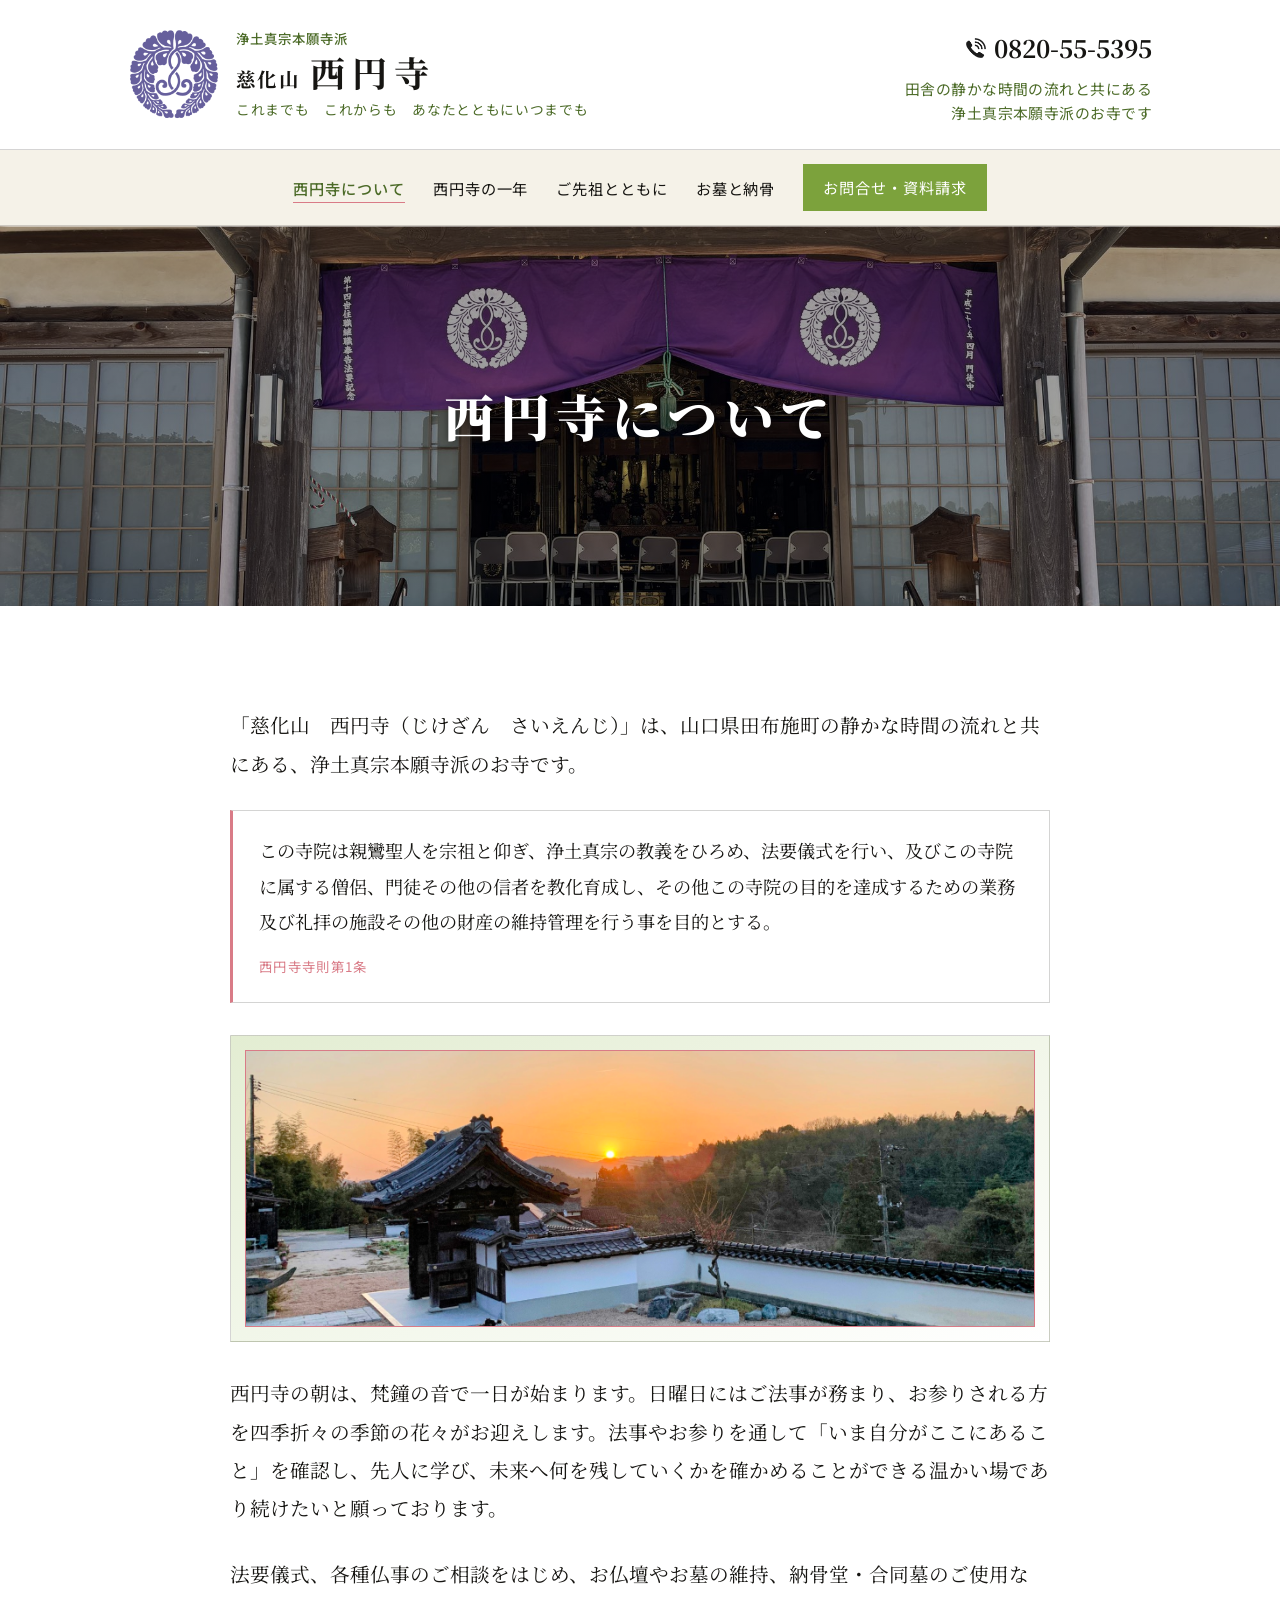
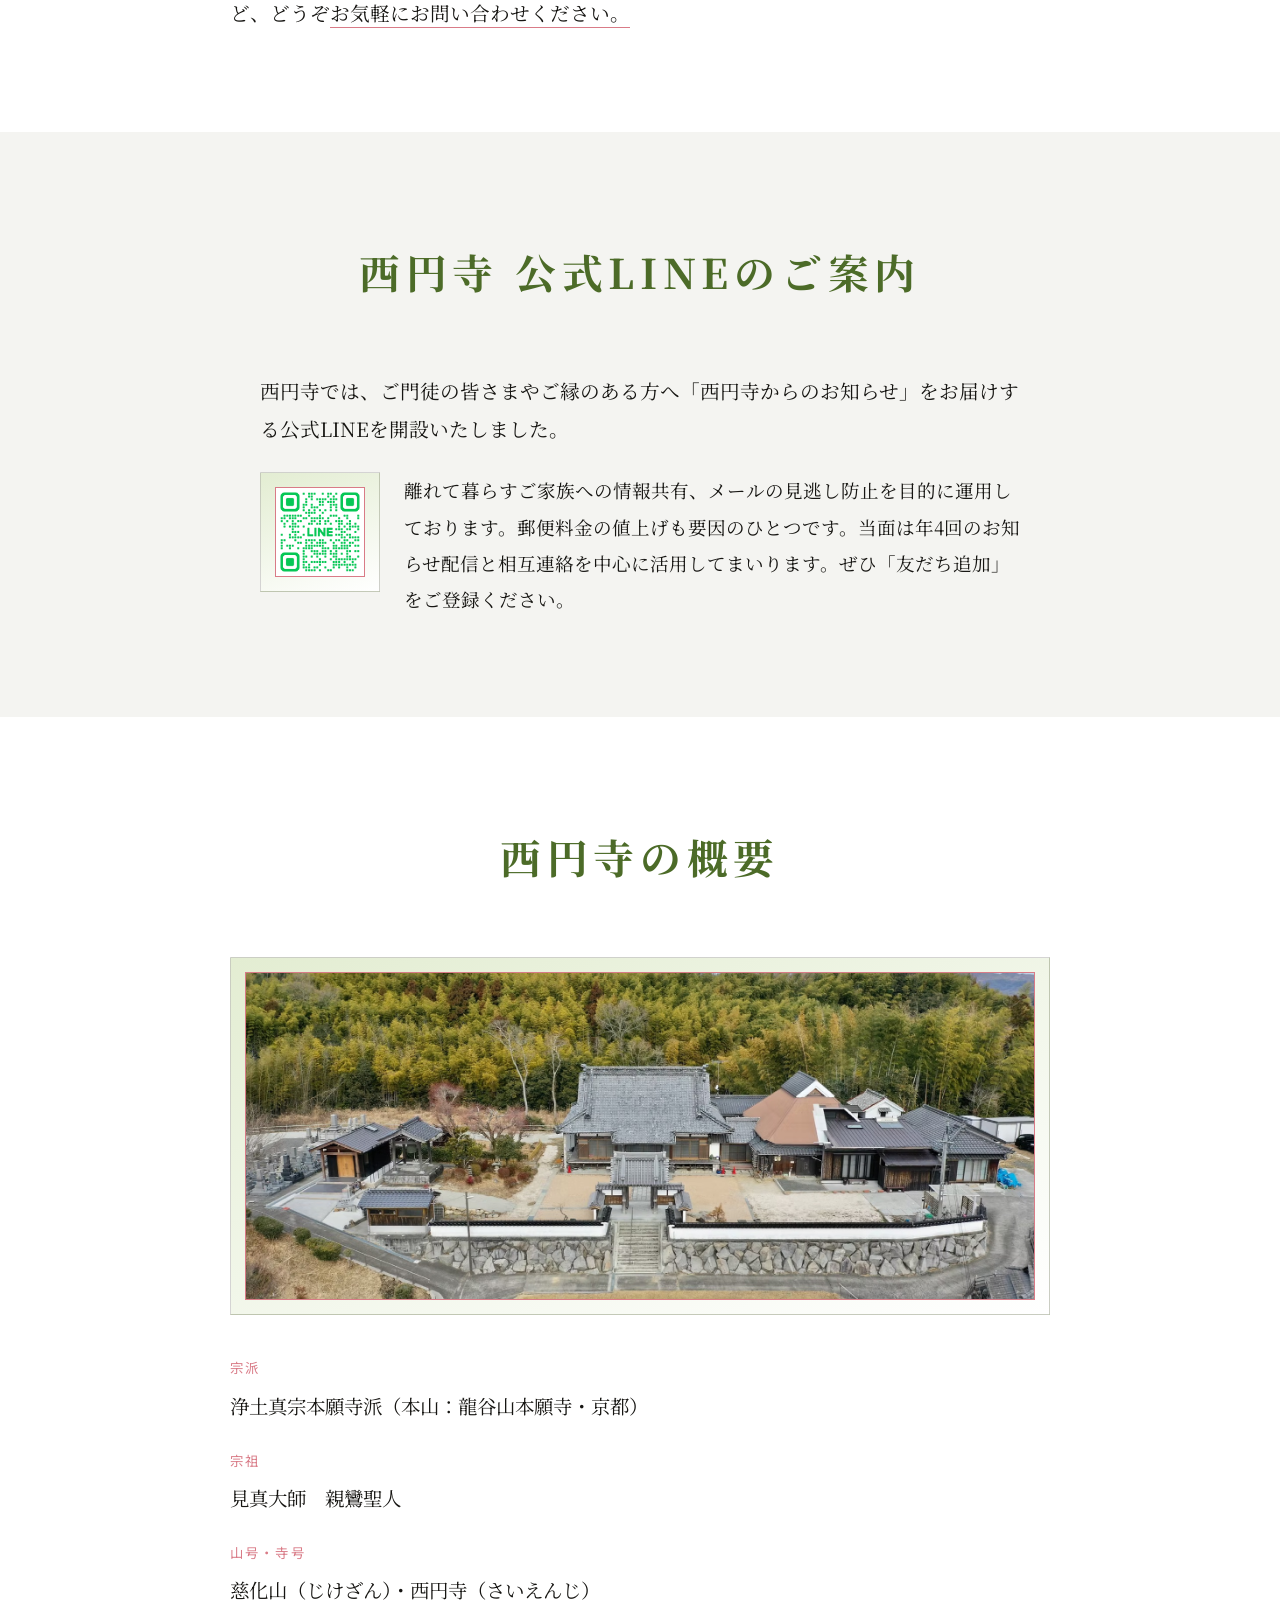
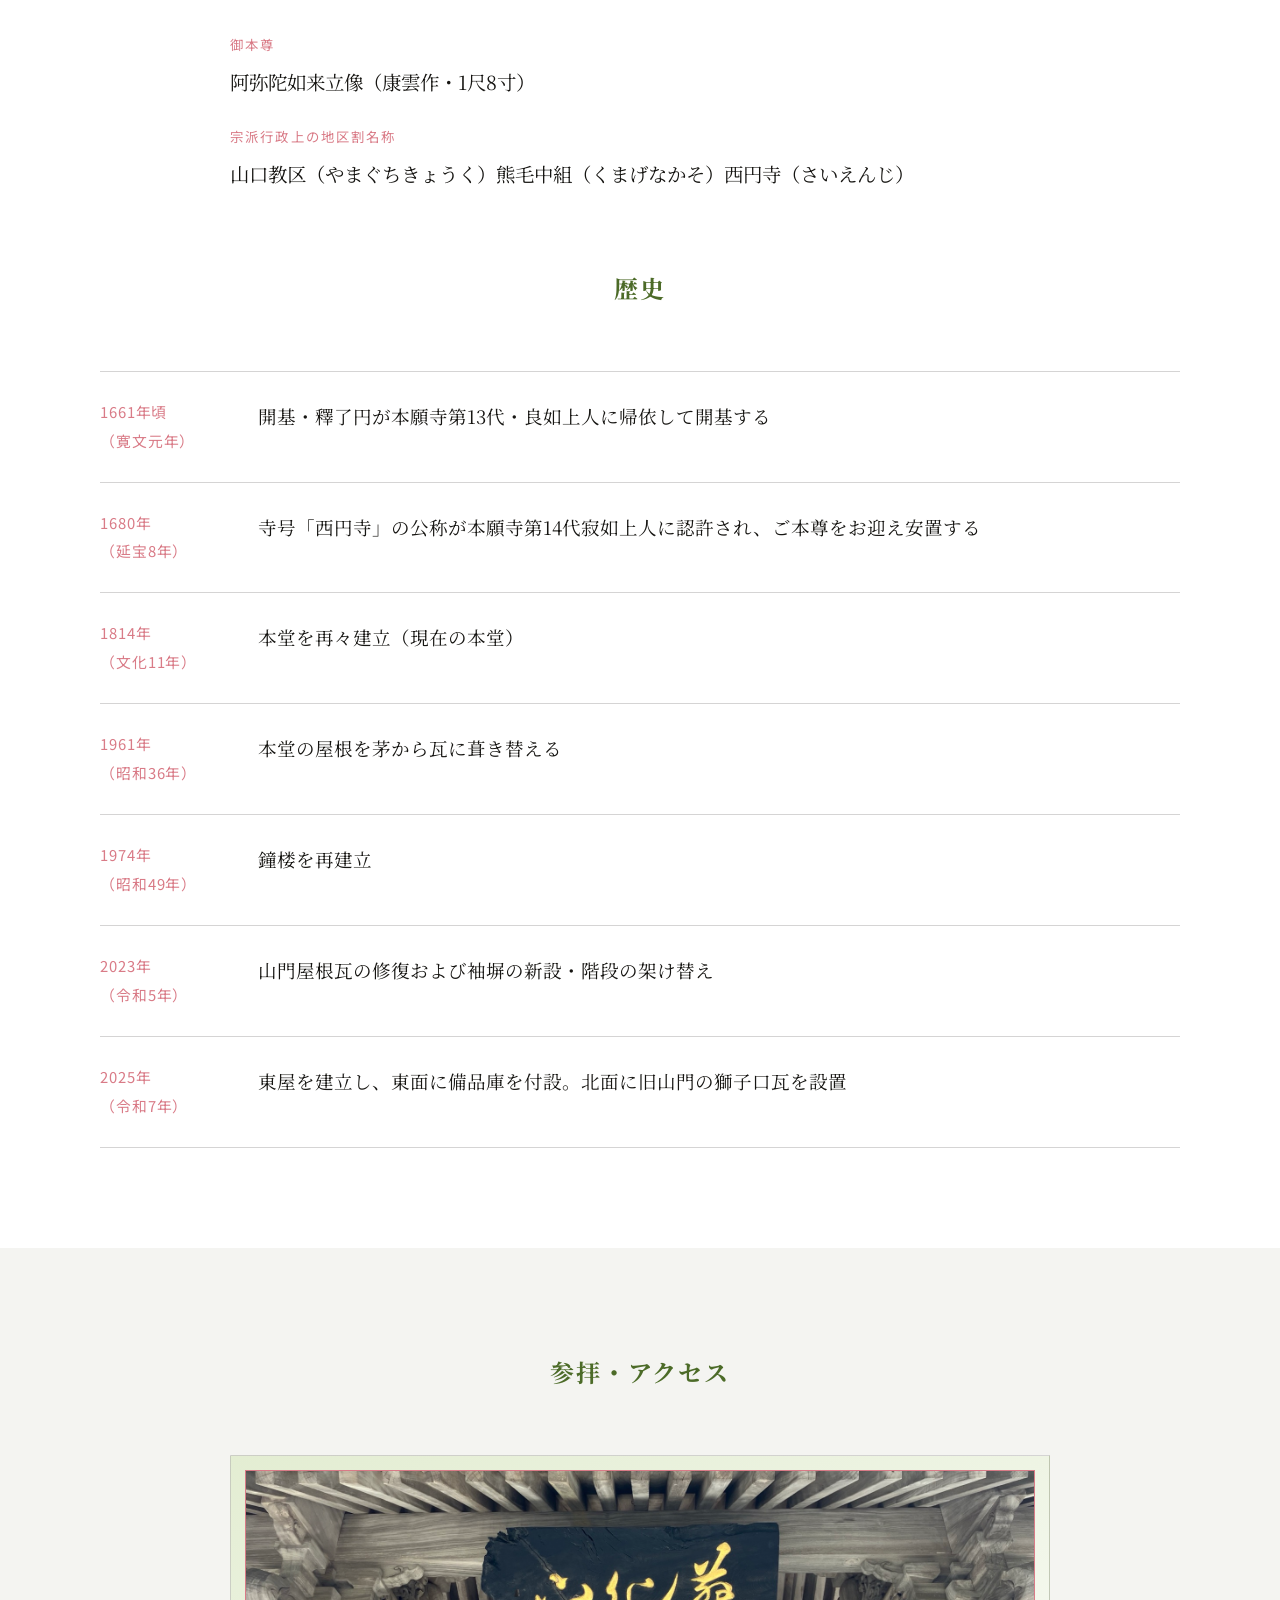
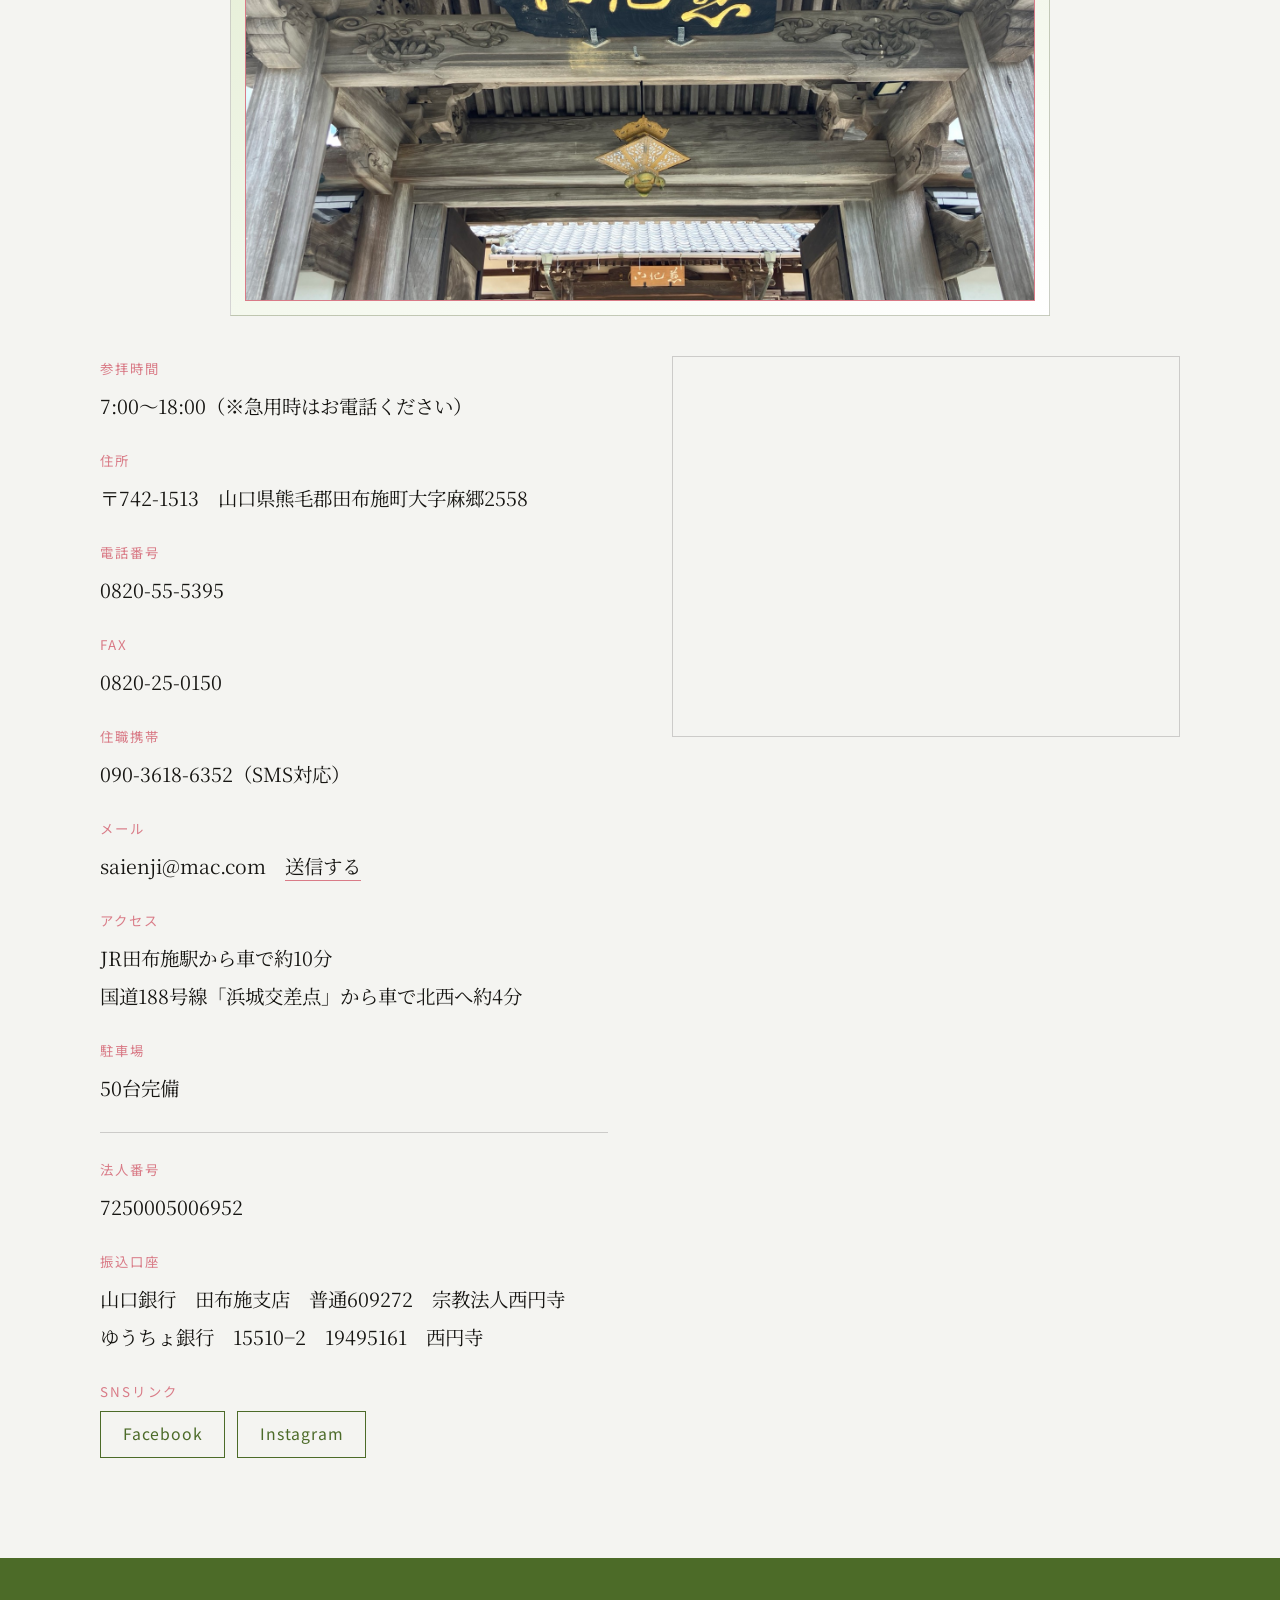
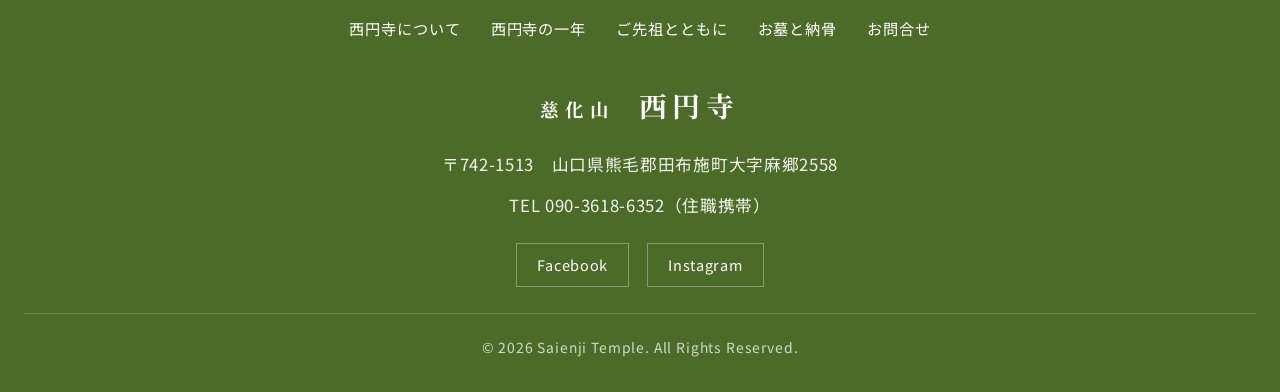
<file: index.html>
<!DOCTYPE html>
<html lang="ja">
<head>
<meta charset="UTF-8">
<meta name="viewport" content="width=device-width, initial-scale=1.0">
<title>西円寺について | 慈化山 西円寺</title>
<meta name="description" content="浄土真宗本願寺派 慈化山 西円寺の公式サイトです。西円寺について、プロフィール、アクセスをご案内しています。">
<link rel="icon" type="image/png" href="images/favicon.png">
<link rel="apple-touch-icon" href="images/emblem-purple.png">
<link rel="stylesheet" href="style.css">
</head>
<body>

<div class="masthead">
  <div class="masthead-inner">
    <div class="mh-left">
      <img class="mh-emblem" src="images/emblem-purple.png" alt="下がり藤（西円寺 寺紋）">
      <div class="mh-name-block">
        <div class="mh-sect">浄土真宗本願寺派</div>
        <div class="mh-name"><span class="mh-gou">慈化山</span><span class="mh-ji">西円寺</span></div>
        <div class="mh-catch">これまでも　これからも　あなたとともにいつまでも</div>
      </div>
    </div>
    <div class="mh-right">
      <a class="mh-tel" href="tel:0820-55-5395">
        <img class="mh-tel-icon" src="images/phone-icon.jpg" alt="電話">
        0820-55-5395
      </a>
      <div class="mh-tagline">田舎の静かな時間の流れと共にある<br>浄土真宗本願寺派のお寺です</div>
    </div>
  </div>
</div>

<header>
  <div class="nav-inner">
    <span class="brand-mini">慈化山　西円寺</span>
    <button class="menu-btn" id="menuBtn" aria-label="メニュー">☰</button>
    <nav>
      <ul id="navList">
        <li><a href="index.html" class="active">西円寺について</a></li>
        <li><a href="nenkangyoji.html">西円寺の一年</a></li>
        <li><a href="gosenzo.html">ご先祖とともに</a></li>
        <li><a href="nokotsu.html">お墓と納骨</a></li>
        <li class="nav-cta"><a href="contact.html">お問合せ・資料請求</a></li>
      </ul>
    </nav>
  </div>
</header>

<section class="page-hero has-photo" style="--hero-img:url('images/hero-about.jpg'); --hero-pos:center 40%;">
  <h1>西円寺について</h1>
</section>

<section id="yuisho">
  <div class="section-inner">
    <div class="yuisho-text" style="max-width:820px; margin:0 auto;">
      <p>「慈化山　西円寺（じけざん　さいえんじ）」は、山口県田布施町の静かな時間の流れと共にある、浄土真宗本願寺派のお寺です。</p>
      <div class="jiisoku">
        この寺院は親鸞聖人を宗祖と仰ぎ、浄土真宗の教義をひろめ、法要儀式を行い、及びこの寺院に属する僧侶、門徒その他の信者を教化育成し、その他この寺院の目的を達成するための業務及び礼拝の施設その他の財産の維持管理を行う事を目的とする。
        <span class="cite">西円寺寺則第1条</span>
      </div>
    </div>
    <div class="frame-photo" style="aspect-ratio:16/6; max-width:820px; margin:32px auto;">
      <div class="inner has-photo">
        <img src="images/about-1.jpg" alt="朝日に照らされる西円寺の本堂と山門" loading="lazy">
      </div>
    </div>
    <div class="yuisho-text" style="max-width:820px; margin:0 auto;">
      <p>西円寺の朝は、梵鐘の音で一日が始まります。日曜日にはご法事が務まり、お参りされる方を四季折々の季節の花々がお迎えします。法事やお参りを通して「いま自分がここにあること」を確認し、先人に学び、未来へ何を残していくかを確かめることができる温かい場であり続けたいと願っております。</p>
      <p>法要儀式、各種仏事のご相談をはじめ、お仏壇やお墓の維持、納骨堂・合同墓のご使用など、どうぞ<a href="contact.html" class="text-link">お気軽にお問い合わせください。</a></p>
    </div>
  </div>
</section>

<section id="connect" class="bg-soft">
  <div class="section-inner">
    <div class="section-head">
      <h2>西円寺 公式LINEのご案内</h2>
    </div>
    <div class="yuisho-text" style="max-width:760px; margin:0 auto 24px;">
      <p>西円寺では、ご門徒の皆さまやご縁のある方へ「西円寺からのお知らせ」をお届けする公式LINEを開設いたしました。</p>
    </div>
    <div class="line-inline" style="max-width:760px; margin:0 auto;">
      <div class="frame-photo line-qr">
        <div class="inner has-photo">
          <img src="images/about-3-qr.png" alt="西円寺 公式LINE 友だち追加QRコード" loading="lazy">
        </div>
      </div>
      <p>離れて暮らすご家族への情報共有、メールの見逃し防止を目的に運用しております。郵便料金の値上げも要因のひとつです。当面は年4回のお知らせ配信と相互連絡を中心に活用してまいります。ぜひ「友だち追加」をご登録ください。</p>
    </div>
  </div>
</section>

<section>
  <div class="section-inner">
    <div class="section-head">
      <h2>西円寺の概要</h2>
    </div>
    <div class="frame-photo" style="aspect-ratio:16/7; max-width:820px; margin:0 auto 40px;">
      <div class="inner has-photo">
        <img src="images/about-2.jpg" alt="西円寺の境内の全景" loading="lazy">
      </div>
    </div>
    <div class="access-info" style="max-width:820px; margin:0 auto;">
      <dl>
        <div>
          <dt>宗派</dt>
          <dd>浄土真宗本願寺派（本山：龍谷山本願寺・京都）</dd>
        </div>
        <div>
          <dt>宗祖</dt>
          <dd>見真大師　親鸞聖人</dd>
        </div>
        <div>
          <dt>山号・寺号</dt>
          <dd>慈化山（じけざん）・西円寺（さいえんじ）</dd>
        </div>
        <div>
          <dt>御本尊</dt>
          <dd>阿弥陀如来立像（康雲作・1尺8寸）</dd>
        </div>
        <div>
          <dt>宗派行政上の地区割名称</dt>
          <dd>山口教区（やまぐちきょうく）熊毛中組（くまげなかそ）西円寺（さいえんじ）</dd>
        </div>
      </dl>
    </div>

    <div class="section-head" style="margin-top:70px;">
      <h3 style="font-size:1.3rem; font-weight:700; letter-spacing:0.08em; color:var(--moss-deep);">歴史</h3>
    </div>
    <div class="history-list">
      <div class="history-item">
        <span class="yr">1661年頃<br>（寛文元年）</span>
        <p>開基・釋了円が本願寺第13代・良如上人に帰依して開基する</p>
      </div>
      <div class="history-item">
        <span class="yr">1680年<br>（延宝8年）</span>
        <p>寺号「西円寺」の公称が本願寺第14代寂如上人に認許され、ご本尊をお迎え安置する</p>
      </div>
      <div class="history-item">
        <span class="yr">1814年<br>（文化11年）</span>
        <p>本堂を再々建立（現在の本堂）</p>
      </div>
      <div class="history-item">
        <span class="yr">1961年<br>（昭和36年）</span>
        <p>本堂の屋根を茅から瓦に葺き替える</p>
      </div>
      <div class="history-item">
        <span class="yr">1974年<br>（昭和49年）</span>
        <p>鐘楼を再建立</p>
      </div>
      <div class="history-item">
        <span class="yr">2023年<br>（令和5年）</span>
        <p>山門屋根瓦の修復および袖塀の新設・階段の架け替え</p>
      </div>
      <div class="history-item">
        <span class="yr">2025年<br>（令和7年）</span>
        <p>東屋を建立し、東面に備品庫を付設。北面に旧山門の獅子口瓦を設置</p>
      </div>
    </div>
  </div>
</section>

<section id="temple" class="bg-soft">
  <div class="section-inner">
    <div class="section-head">
      <h3 class="sub-head">参拝・アクセス</h3>
    </div>
    <div class="frame-photo" style="aspect-ratio:16/9; max-width:820px; margin:0 auto 40px;">
      <div class="inner has-photo">
        <img src="images/about-4.jpg" alt="山門から本堂へのアプローチ" loading="lazy">
      </div>
    </div>
    <div class="access-grid">
      <div class="access-info">
        <dl>
          <div>
            <dt>参拝時間</dt>
            <dd>7:00〜18:00（※急用時はお電話ください）</dd>
          </div>
          <div>
            <dt>住所</dt>
            <dd>〒742-1513　山口県熊毛郡田布施町大字麻郷2558</dd>
          </div>
          <div>
            <dt>電話番号</dt>
            <dd>0820-55-5395</dd>
          </div>
          <div>
            <dt>FAX</dt>
            <dd>0820-25-0150</dd>
          </div>
          <div>
            <dt>住職携帯</dt>
            <dd>090-3618-6352（SMS対応）</dd>
          </div>
          <div>
            <dt>メール</dt>
            <dd>saienji@mac.com　<a href="mailto:saienji@mac.com" class="text-link">送信する</a></dd>
          </div>
          <div>
            <dt>アクセス</dt>
            <dd>JR田布施駅から車で約10分<br>国道188号線「浜城交差点」から車で北西へ約4分</dd>
          </div>
          <div>
            <dt>駐車場</dt>
            <dd>50台完備</dd>
          </div>
          <div class="dl-divider"></div>
          <div>
            <dt>法人番号</dt>
            <dd>7250005006952</dd>
          </div>
          <div>
            <dt>振込口座</dt>
            <dd>山口銀行　田布施支店　普通609272　宗教法人西円寺<br>ゆうちょ銀行　15510−2　19495161　西円寺</dd>
          </div>
          <div>
            <dt>SNSリンク</dt>
            <dd class="sns-buttons">
              <a href="https://www.facebook.com/jikezan.saienji/" target="_blank" rel="noopener noreferrer">Facebook</a>
              <a href="https://www.instagram.com/jikezan_saienji/" target="_blank" rel="noopener noreferrer">Instagram</a>
            </dd>
          </div>
        </dl>
      </div>
      <div class="map-box">
        <iframe src="https://www.google.com/maps?cid=3821957785627138139&output=embed" loading="lazy" referrerpolicy="no-referrer-when-downgrade"></iframe>
      </div>
    </div>
  </div>
</section>

<footer>
  <nav class="footer-links">
    <a href="index.html">西円寺について</a>
    <a href="nenkangyoji.html">西円寺の一年</a>
    <a href="gosenzo.html">ご先祖とともに</a>
    <a href="nokotsu.html">お墓と納骨</a>
    <a href="contact.html">お問合せ</a>
  </nav>
  <div class="foot-name"><span class="fn-small">慈化山</span>　<span class="fn-large">西円寺</span></div>
  <div class="foot-addr">〒742-1513　山口県熊毛郡田布施町大字麻郷2558</div>
  <div class="foot-tel">TEL 090-3618-6352（住職携帯）</div>
  <div class="footer-sns">
    <a href="https://www.facebook.com/jikezan.saienji/" target="_blank" rel="noopener noreferrer">Facebook</a>
    <a href="https://www.instagram.com/jikezan_saienji/" target="_blank" rel="noopener noreferrer">Instagram</a>
  </div>
  <div class="foot-copy">© 2026 Saienji Temple. All Rights Reserved.</div>
</footer>

<script>
  document.getElementById('menuBtn').addEventListener('click', function(){
    document.getElementById('navList').classList.toggle('open');
  });
</script>

</body>
</html>
</file>
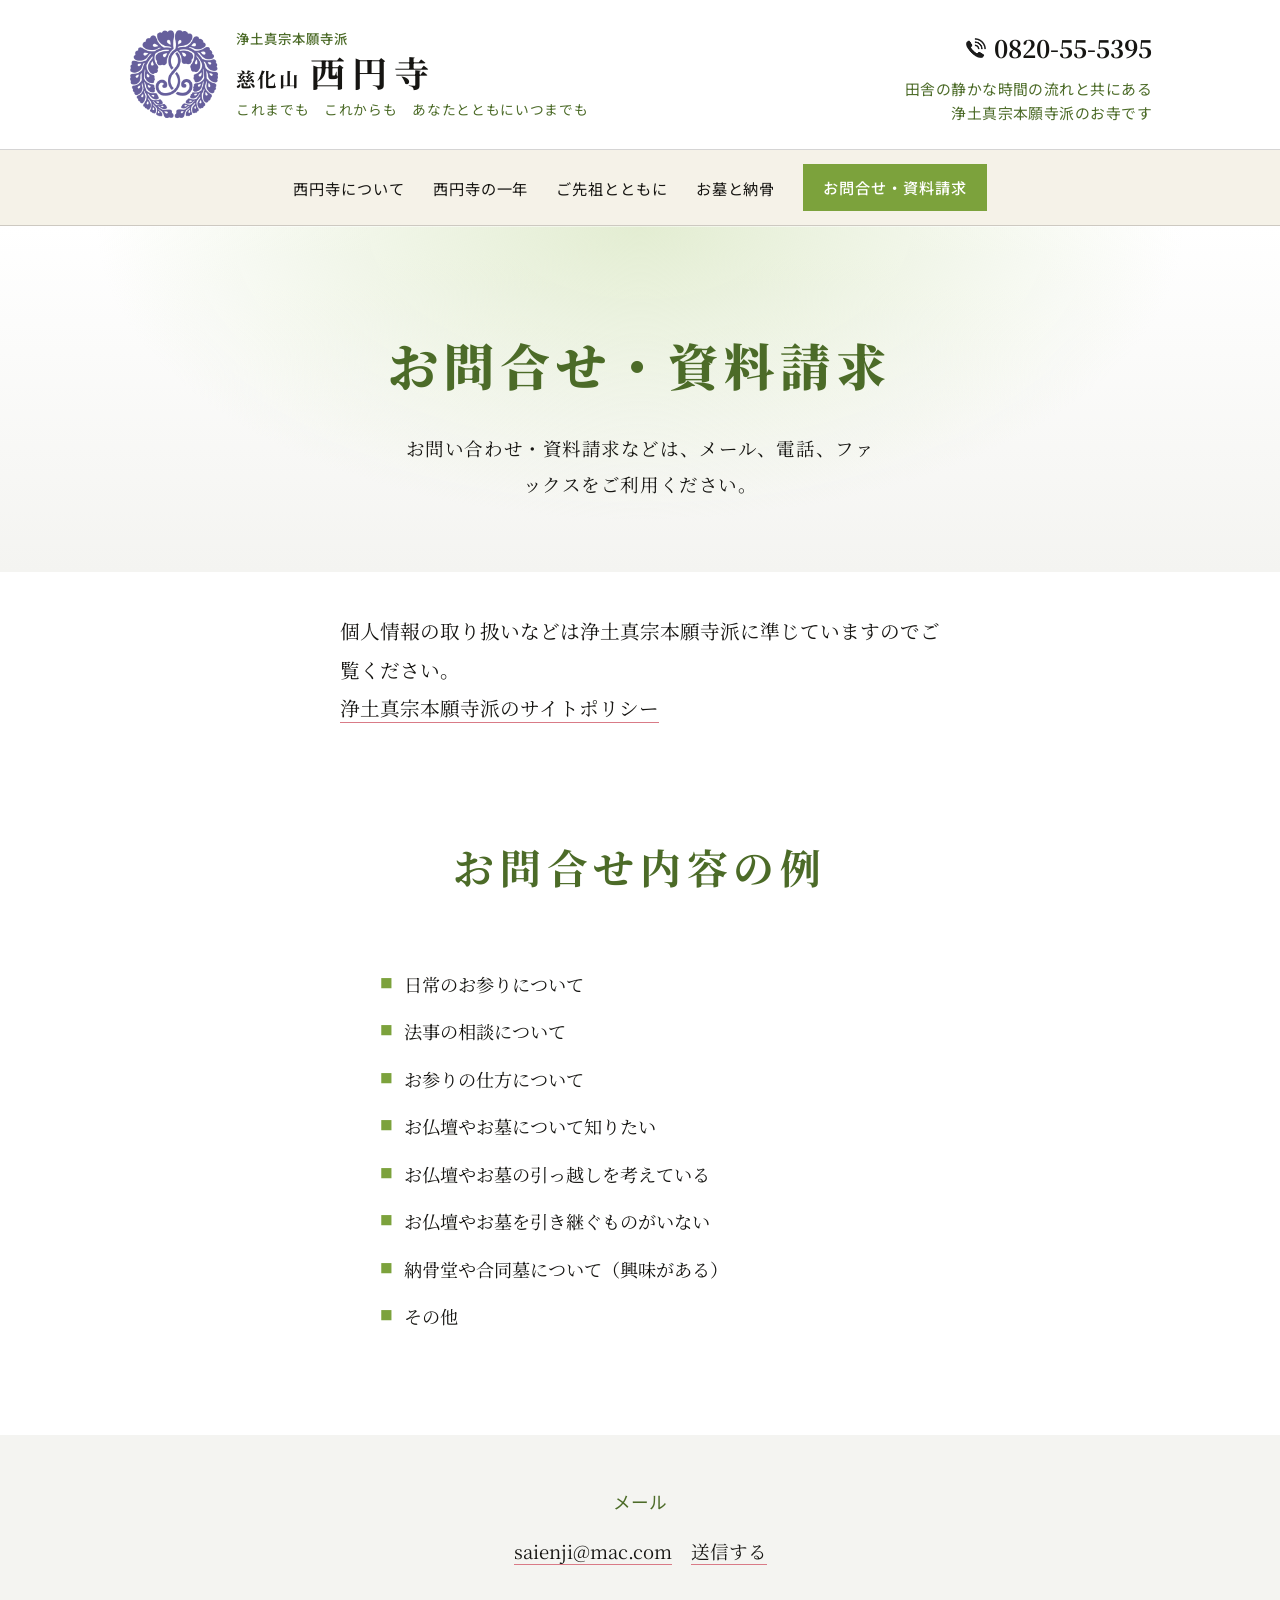
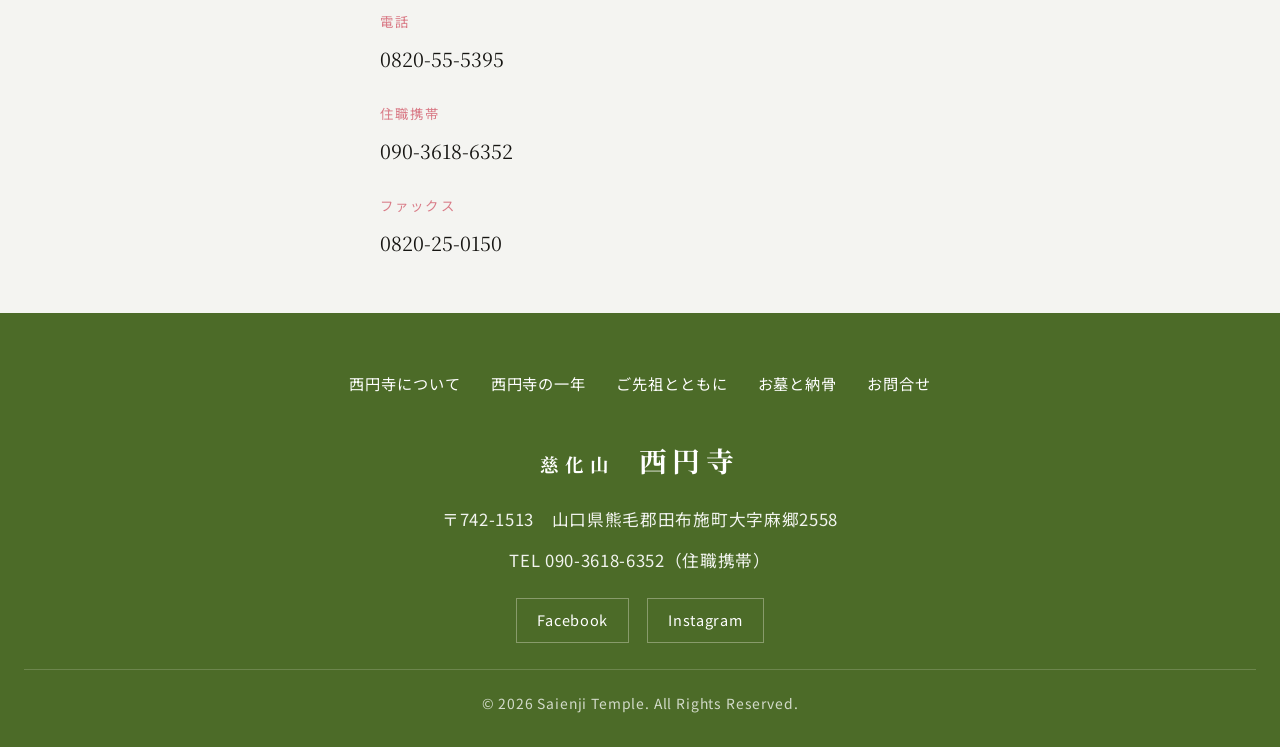
<file: contact.html>
<!DOCTYPE html>
<html lang="ja">
<head>
<meta charset="UTF-8">
<meta name="viewport" content="width=device-width, initial-scale=1.0">
<title>お問合せ・資料請求 | 慈化山 西円寺</title>
<meta name="description" content="慈化山 西円寺へのお問い合わせ・資料請求はこちらのフォームからご連絡ください。">
<link rel="icon" type="image/png" href="images/favicon.png">
<link rel="apple-touch-icon" href="images/emblem-purple.png">
<link rel="stylesheet" href="style.css">
</head>
<body>

<div class="masthead">
  <div class="masthead-inner">
    <div class="mh-left">
      <img class="mh-emblem" src="images/emblem-purple.png" alt="下がり藤（西円寺 寺紋）">
      <div class="mh-name-block">
        <div class="mh-sect">浄土真宗本願寺派</div>
        <div class="mh-name"><span class="mh-gou">慈化山</span><span class="mh-ji">西円寺</span></div>
        <div class="mh-catch">これまでも　これからも　あなたとともにいつまでも</div>
      </div>
    </div>
    <div class="mh-right">
      <a class="mh-tel" href="tel:0820-55-5395">
        <img class="mh-tel-icon" src="images/phone-icon.jpg" alt="電話">
        0820-55-5395
      </a>
      <div class="mh-tagline">田舎の静かな時間の流れと共にある<br>浄土真宗本願寺派のお寺です</div>
    </div>
  </div>
</div>

<header>
  <div class="nav-inner">
    <span class="brand-mini">慈化山　西円寺</span>
    <button class="menu-btn" id="menuBtn" aria-label="メニュー">☰</button>
    <nav>
      <ul id="navList">
        <li><a href="index.html">西円寺について</a></li>
        <li><a href="nenkangyoji.html">西円寺の一年</a></li>
        <li><a href="gosenzo.html">ご先祖とともに</a></li>
        <li><a href="nokotsu.html">お墓と納骨</a></li>
        <li class="nav-cta"><a href="contact.html" class="active">お問合せ・資料請求</a></li>
      </ul>
    </nav>
  </div>
</header>

<section class="page-hero">
  <h1>お問合せ・資料請求</h1>
  <p>お問い合わせ・資料請求などは、メール、電話、ファックスをご利用ください。</p>
</section>

<section style="padding-top:40px; padding-bottom:0;">
  <div class="section-inner">
    <div class="yuisho-text" style="max-width:600px; margin:0 auto;">
      <p>個人情報の取り扱いなどは浄土真宗本願寺派に準じていますのでご覧ください。<br>
      <a href="https://www.hongwanji.or.jp/policy/" target="_blank" rel="noopener noreferrer" style="border-bottom:1px solid var(--gold);">浄土真宗本願寺派のサイトポリシー</a></p>
    </div>
  </div>
</section>

<section>
  <div class="section-inner">
    <div class="section-head">
      <h2>お問合せ内容の例</h2>
    </div>
    <ul class="simple-list" style="max-width:520px; margin:0 auto;">
      <li>日常のお参りについて</li>
      <li>法事の相談について</li>
      <li>お参りの仕方について</li>
      <li>お仏壇やお墓について知りたい</li>
      <li>お仏壇やお墓の引っ越しを考えている</li>
      <li>お仏壇やお墓を引き継ぐものがいない</li>
      <li>納骨堂や合同墓について（興味がある）</li>
      <li>その他</li>
    </ul>
  </div>
</section>

<section class="bg-soft" style="padding-top:50px; padding-bottom:50px;">
  <div class="section-inner">
    <div class="access-info" style="max-width:520px; margin:0 auto; text-align:center;">
      <p style="font-family:'Noto Sans JP', sans-serif; font-size:0.95rem; color:var(--moss-deep); margin-bottom:14px;">メール</p>
      <p><a href="mailto:saienji@mac.com" style="border-bottom:1px solid var(--gold);">saienji@mac.com</a>　<a href="mailto:saienji@mac.com" class="text-link">送信する</a></p>
    </div>
    <div class="access-info" style="max-width:520px; margin:40px auto 0;">
      <dl>
        <div>
          <dt>電話</dt>
          <dd>0820-55-5395</dd>
        </div>
        <div>
          <dt>住職携帯</dt>
          <dd>090-3618-6352</dd>
        </div>
        <div>
          <dt>ファックス</dt>
          <dd>0820-25-0150</dd>
        </div>
      </dl>
    </div>
  </div>
</section>

<footer>
  <nav class="footer-links">
    <a href="index.html">西円寺について</a>
    <a href="nenkangyoji.html">西円寺の一年</a>
    <a href="gosenzo.html">ご先祖とともに</a>
    <a href="nokotsu.html">お墓と納骨</a>
    <a href="contact.html">お問合せ</a>
  </nav>
  <div class="foot-name"><span class="fn-small">慈化山</span>　<span class="fn-large">西円寺</span></div>
  <div class="foot-addr">〒742-1513　山口県熊毛郡田布施町大字麻郷2558</div>
  <div class="foot-tel">TEL 090-3618-6352（住職携帯）</div>
  <div class="footer-sns">
    <a href="https://www.facebook.com/jikezan.saienji/" target="_blank" rel="noopener noreferrer">Facebook</a>
    <a href="https://www.instagram.com/jikezan_saienji/" target="_blank" rel="noopener noreferrer">Instagram</a>
  </div>
  <div class="foot-copy">© 2026 Saienji Temple. All Rights Reserved.</div>
</footer>

<script>
  document.getElementById('menuBtn').addEventListener('click', function(){
    document.getElementById('navList').classList.toggle('open');
  });
</script>

</body>
</html>
</file>
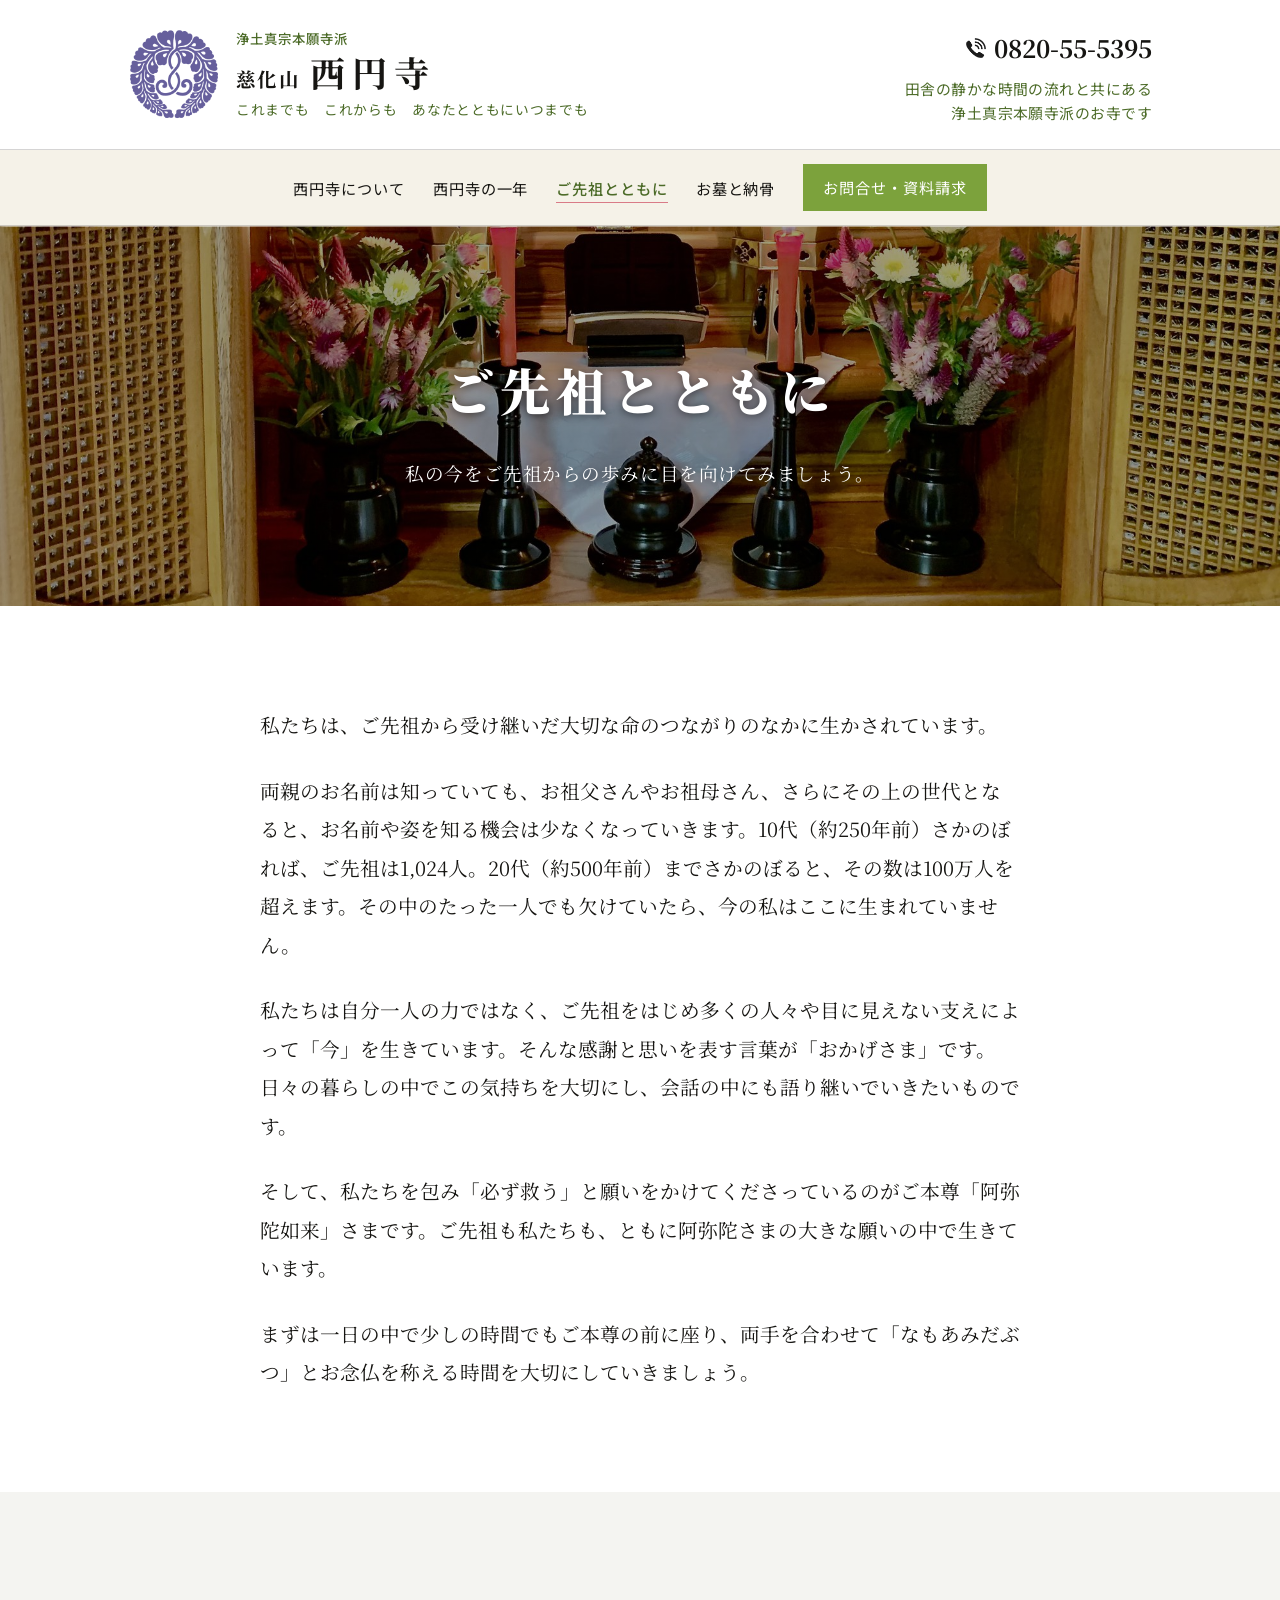
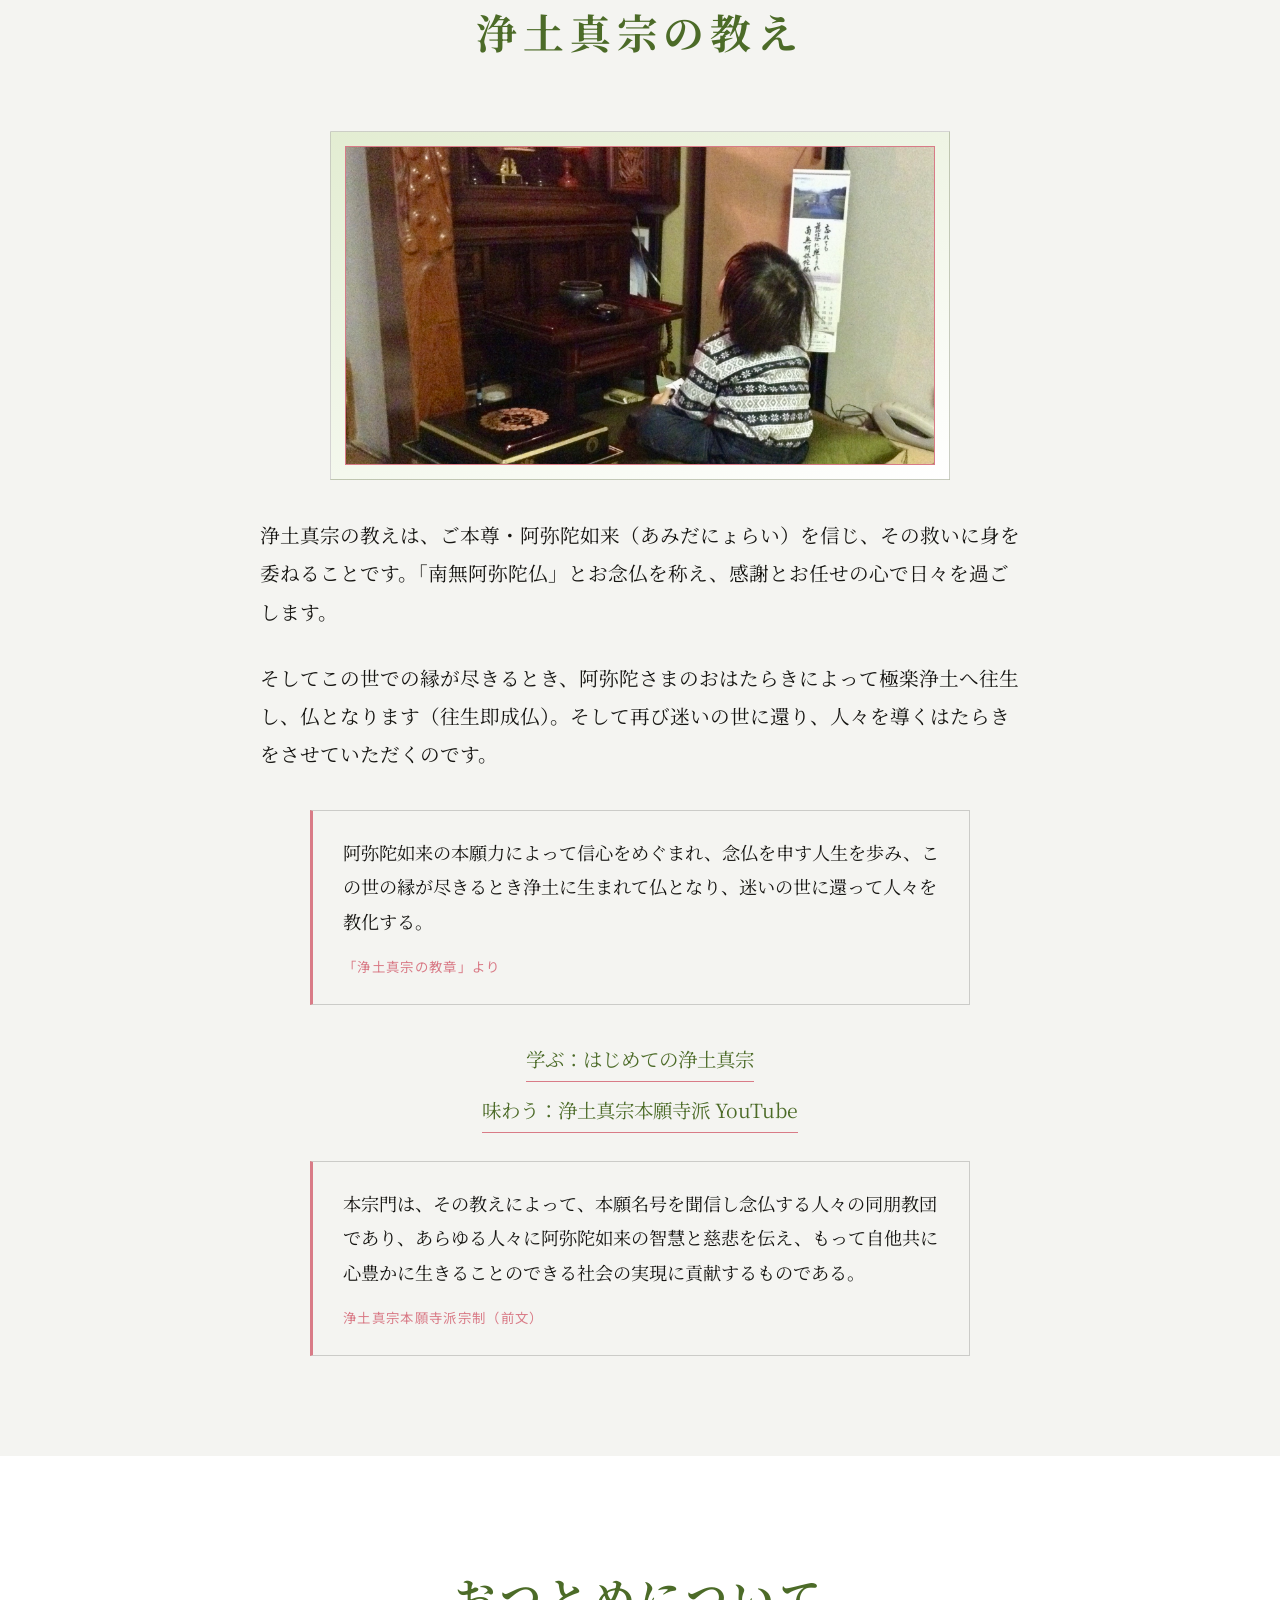
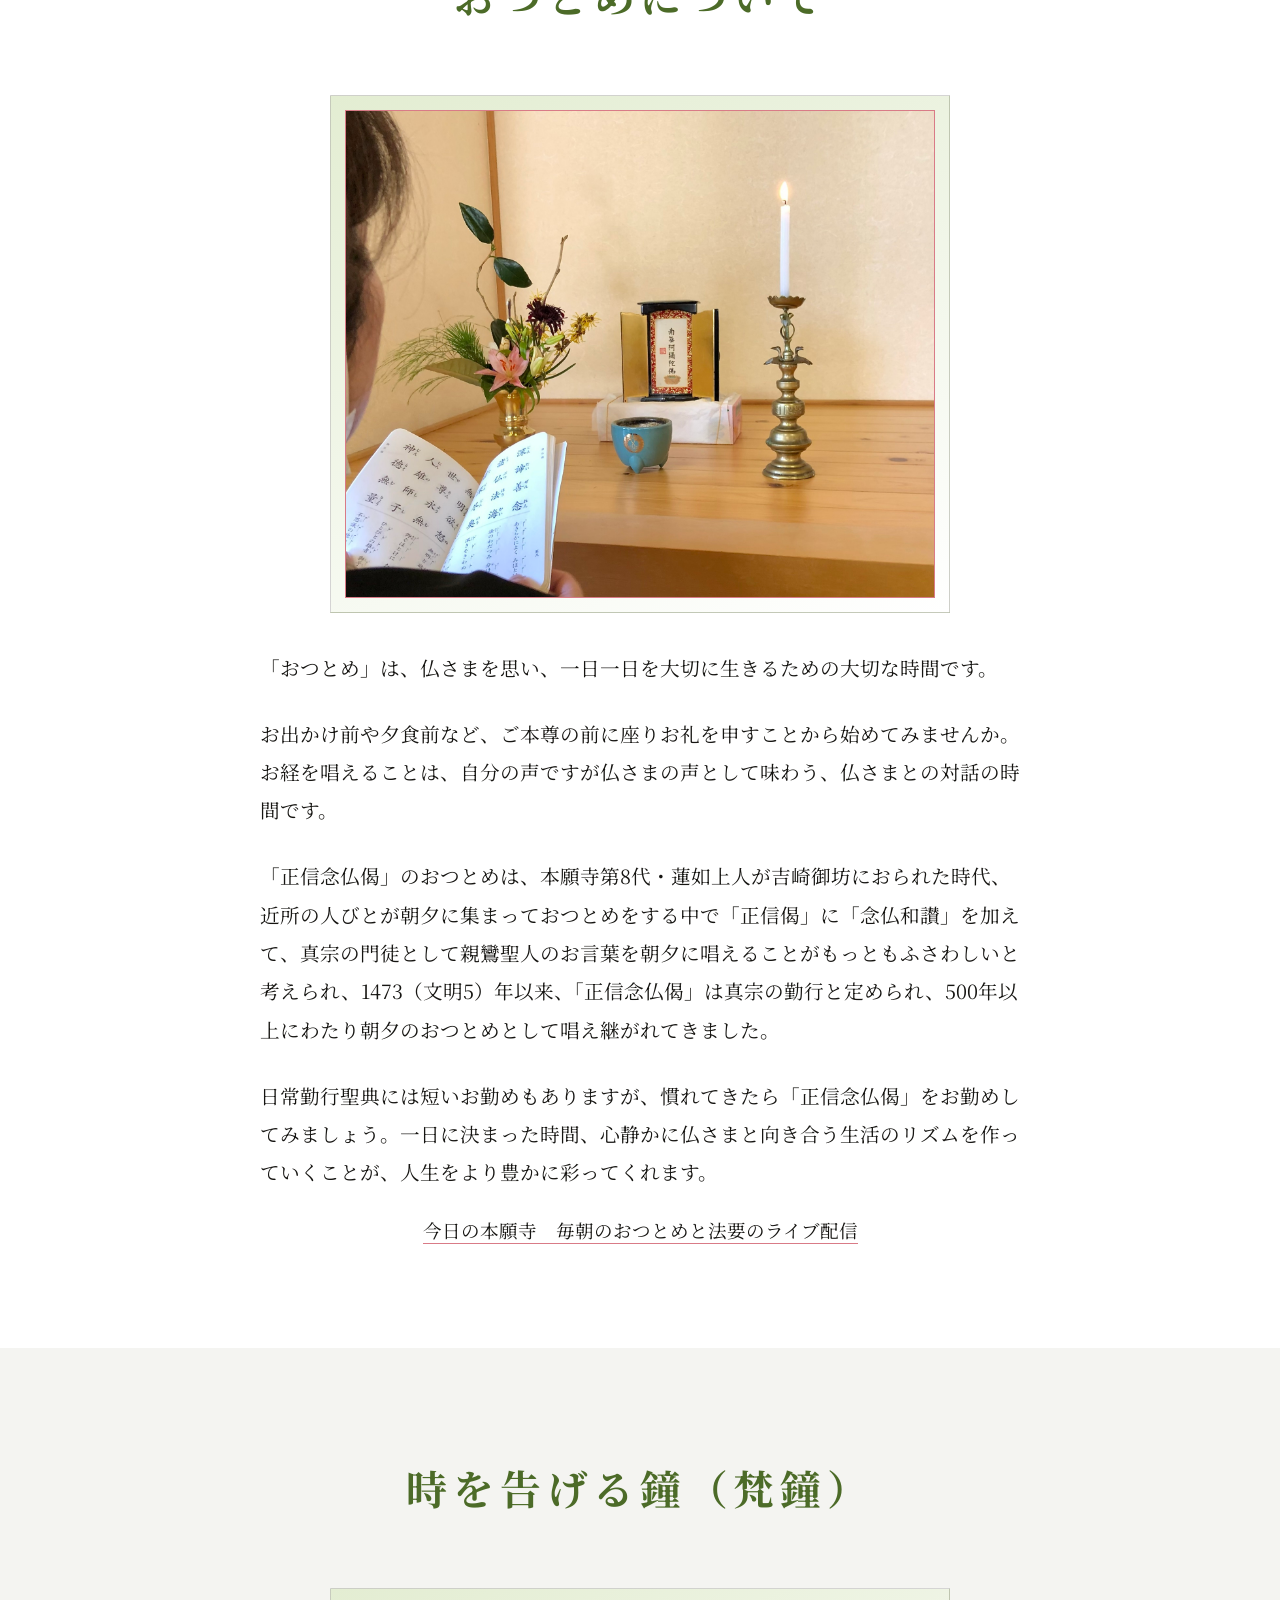
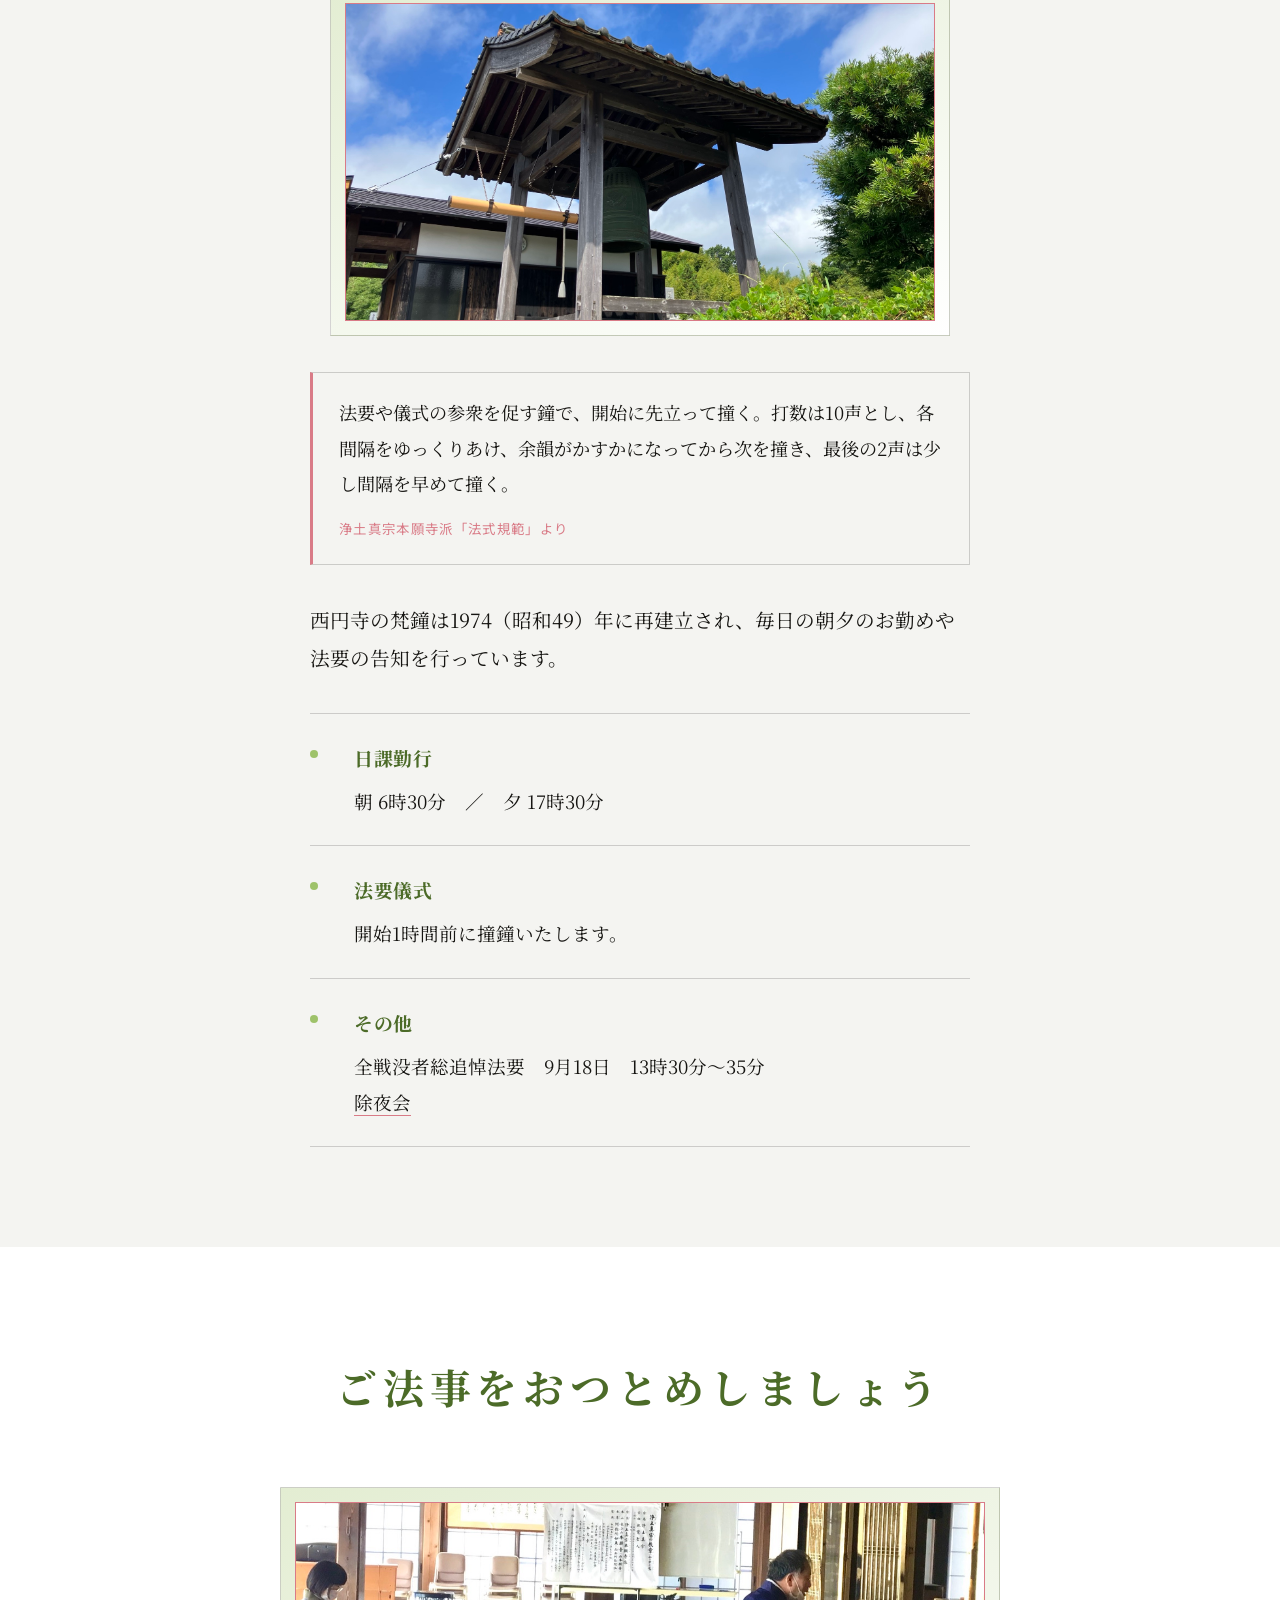
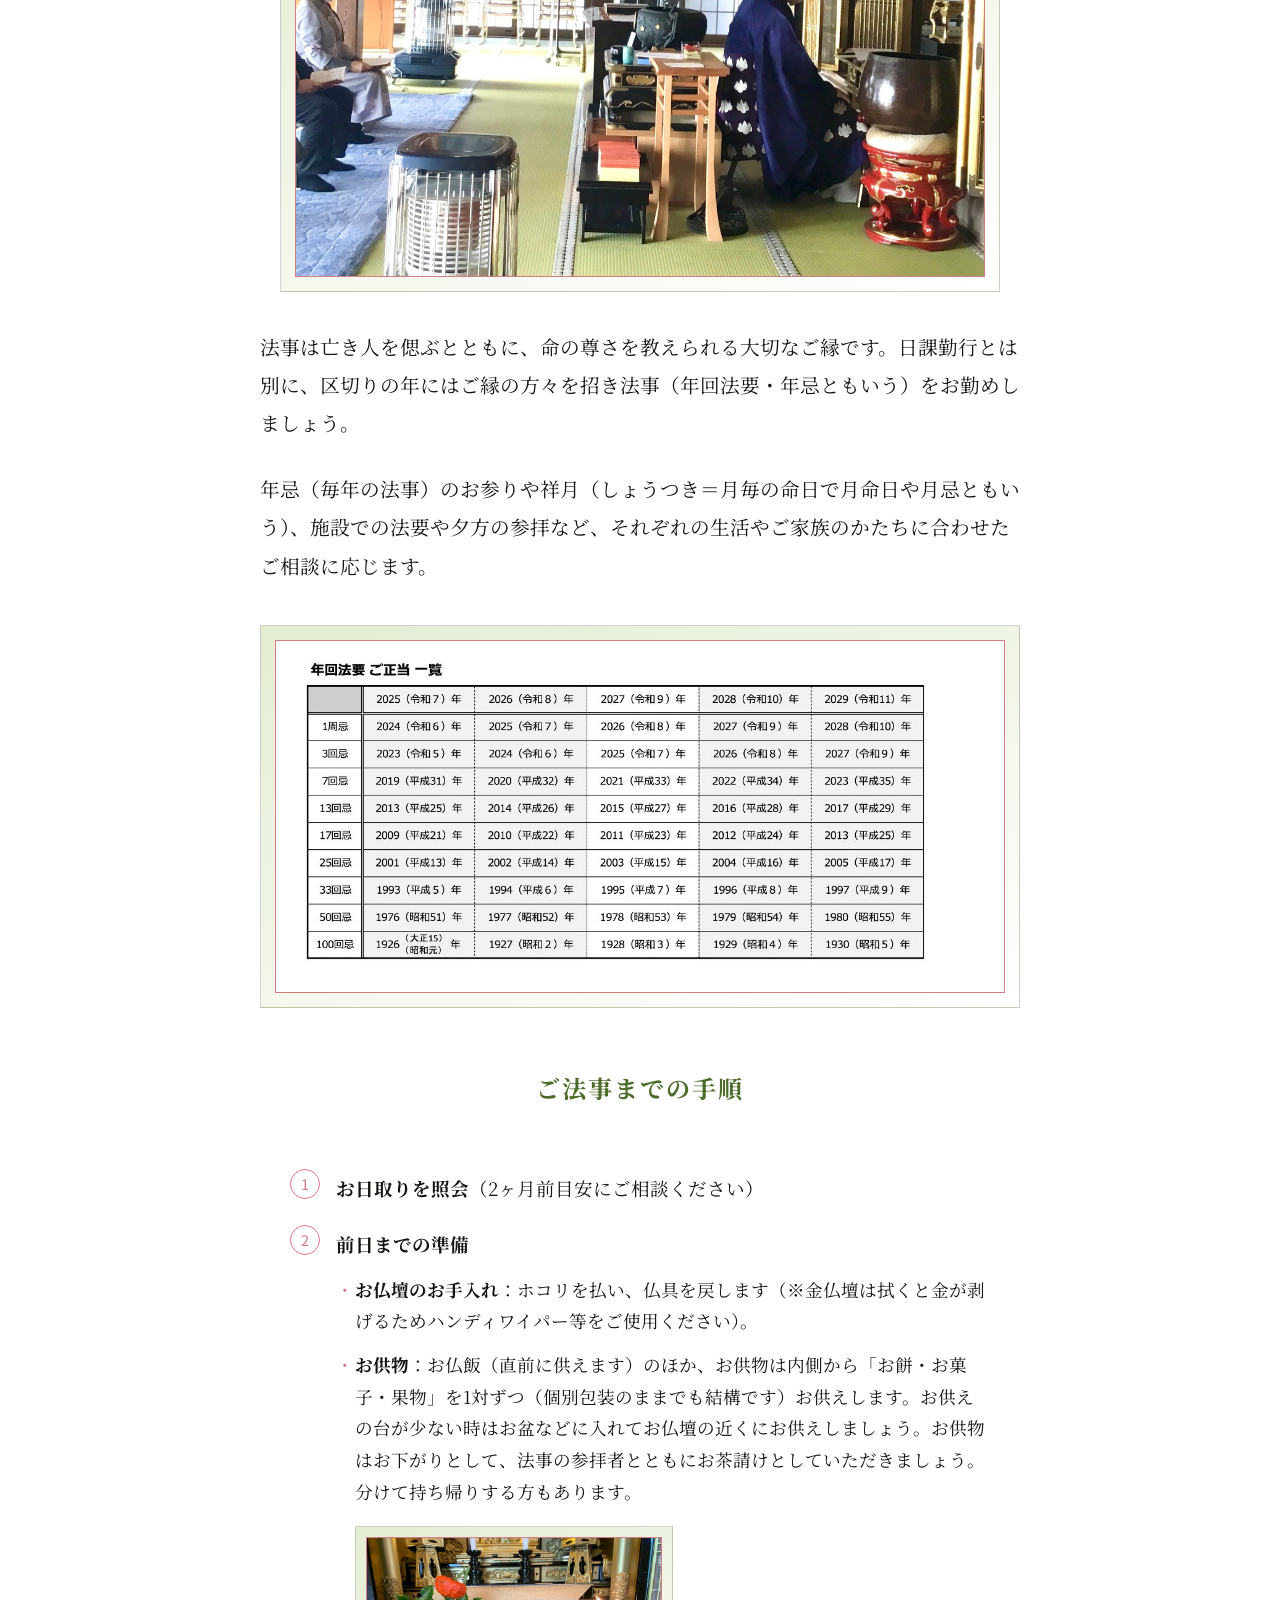
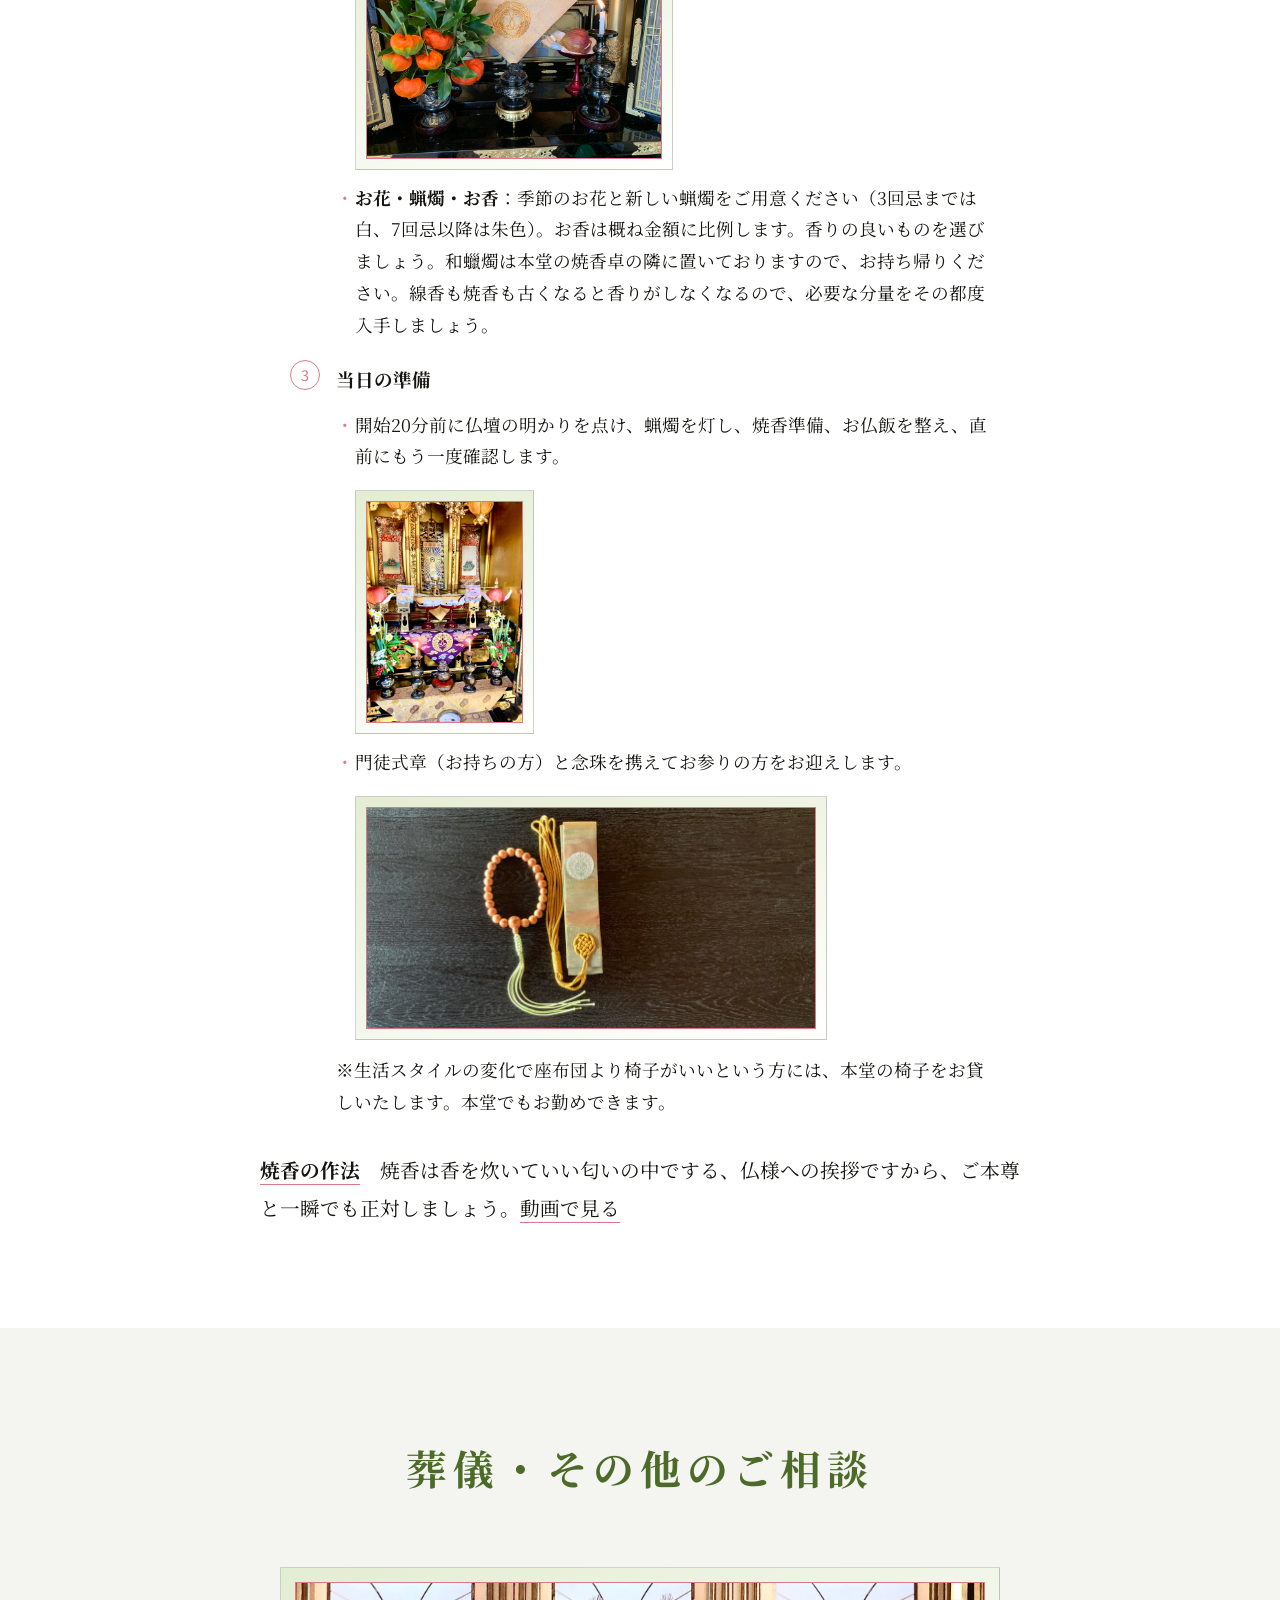
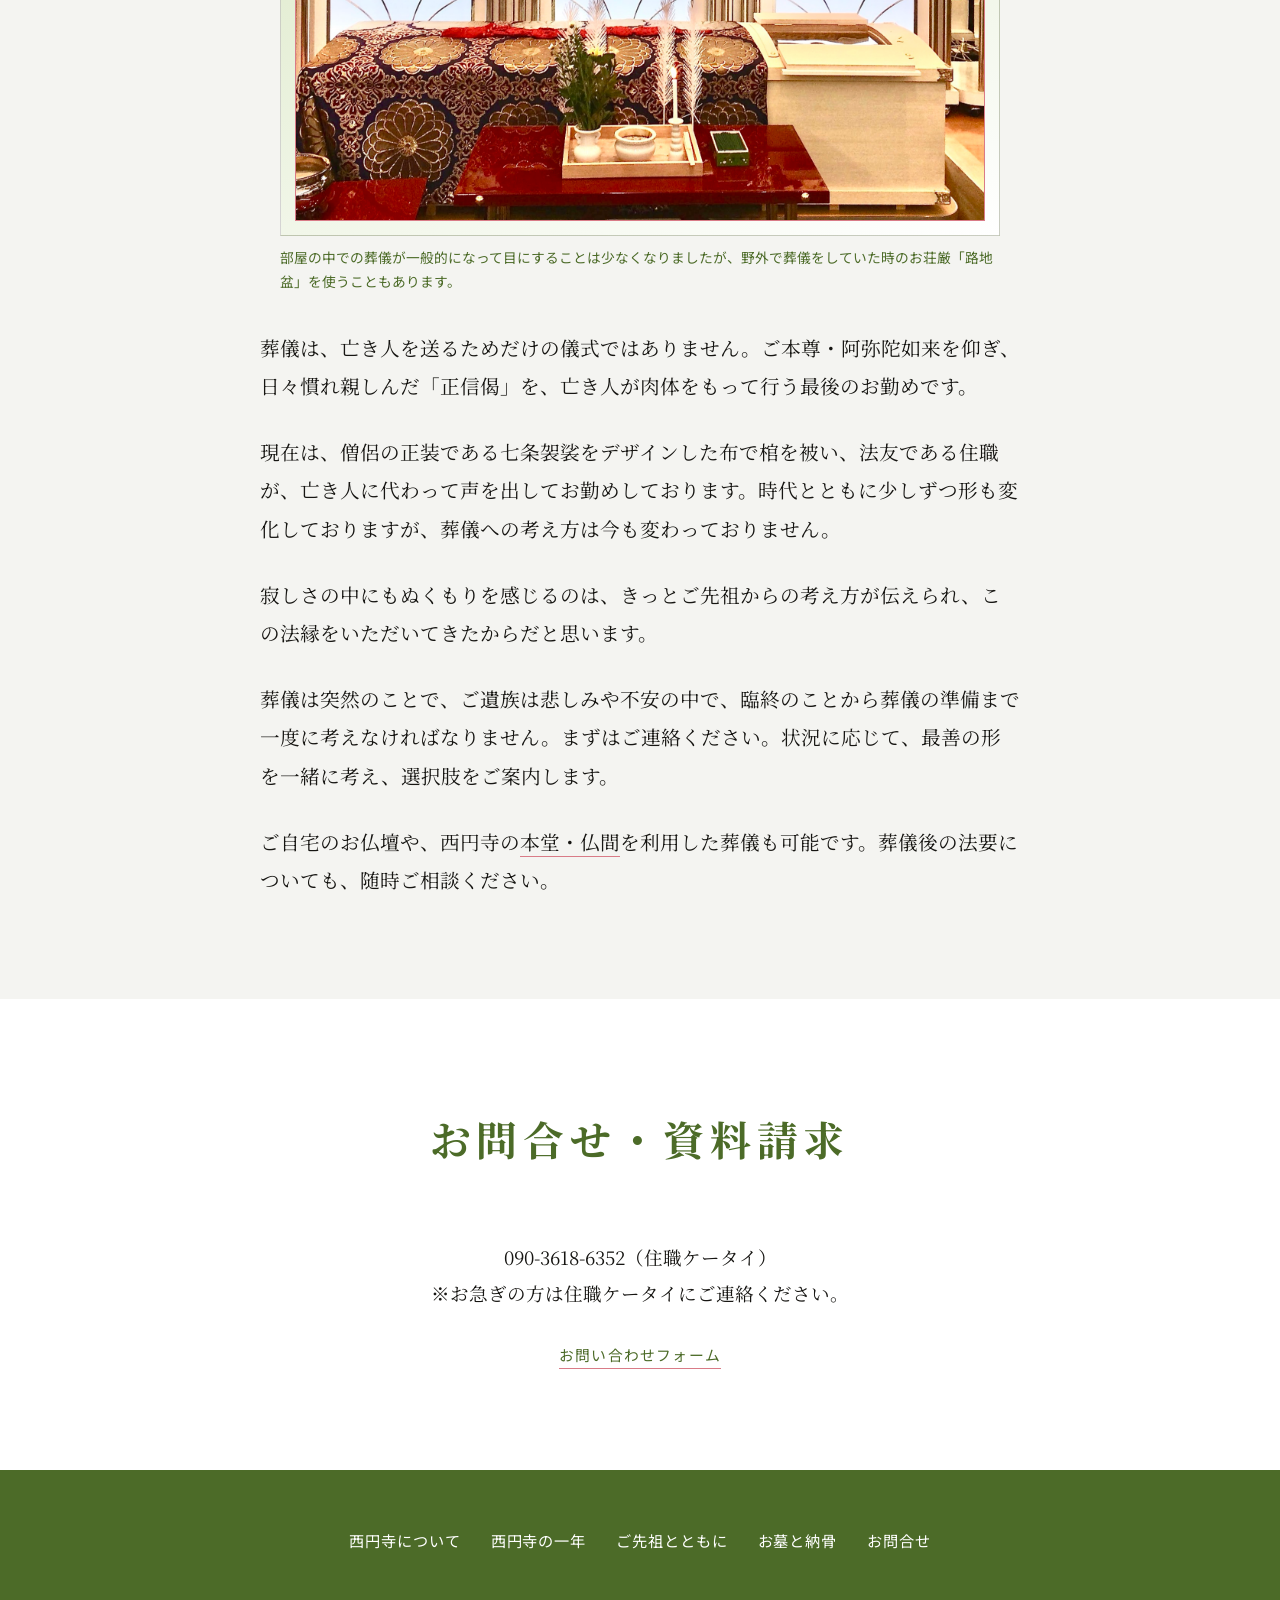
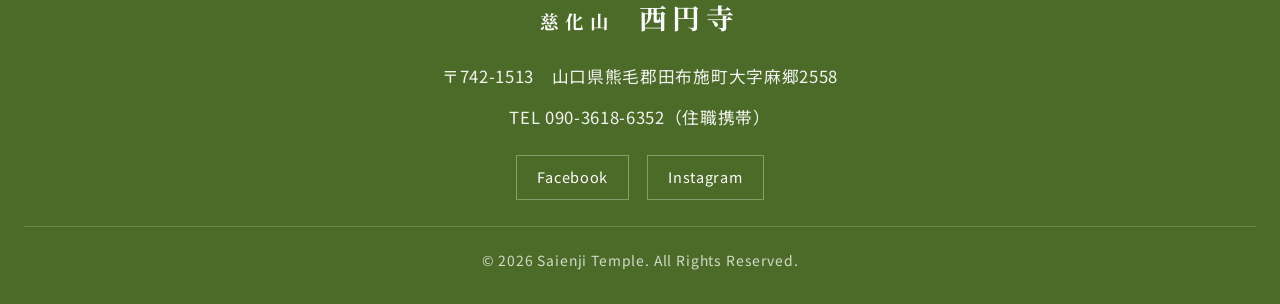
<file: gosenzo.html>
<!DOCTYPE html>
<html lang="ja">
<head>
<meta charset="UTF-8">
<meta name="viewport" content="width=device-width, initial-scale=1.0">
<title>ご先祖とともに | 慈化山 西円寺</title>
<meta name="description" content="慈化山 西円寺 浄土真宗の教え、おつとめについて、ご法事や葬儀のご相談についてのご案内です。">
<link rel="icon" type="image/png" href="images/favicon.png">
<link rel="apple-touch-icon" href="images/emblem-purple.png">
<link rel="stylesheet" href="style.css">
</head>
<body>

<div class="masthead">
  <div class="masthead-inner">
    <div class="mh-left">
      <img class="mh-emblem" src="images/emblem-purple.png" alt="下がり藤（西円寺 寺紋）">
      <div class="mh-name-block">
        <div class="mh-sect">浄土真宗本願寺派</div>
        <div class="mh-name"><span class="mh-gou">慈化山</span><span class="mh-ji">西円寺</span></div>
        <div class="mh-catch">これまでも　これからも　あなたとともにいつまでも</div>
      </div>
    </div>
    <div class="mh-right">
      <a class="mh-tel" href="tel:0820-55-5395">
        <img class="mh-tel-icon" src="images/phone-icon.jpg" alt="電話">
        0820-55-5395
      </a>
      <div class="mh-tagline">田舎の静かな時間の流れと共にある<br>浄土真宗本願寺派のお寺です</div>
    </div>
  </div>
</div>

<header>
  <div class="nav-inner">
    <span class="brand-mini">慈化山　西円寺</span>
    <button class="menu-btn" id="menuBtn" aria-label="メニュー">☰</button>
    <nav>
      <ul id="navList">
        <li><a href="index.html">西円寺について</a></li>
        <li><a href="nenkangyoji.html">西円寺の一年</a></li>
        <li><a href="gosenzo.html" class="active">ご先祖とともに</a></li>
        <li><a href="nokotsu.html">お墓と納骨</a></li>
        <li class="nav-cta"><a href="contact.html">お問合せ・資料請求</a></li>
      </ul>
    </nav>
  </div>
</header>

<section class="page-hero has-photo" style="--hero-img:url('images/hero-gosenzo.jpg'); --hero-pos:center 90%;">
  <h1>ご先祖とともに</h1>
  <p>私の今をご先祖からの歩みに目を向けてみましょう。</p>
</section>

<section id="ancestors">
  <div class="section-inner">
    <div class="yuisho-text" style="max-width:760px; margin:0 auto;">
      <p>私たちは、ご先祖から受け継いだ大切な命のつながりのなかに生かされています。</p>
      <p>両親のお名前は知っていても、お祖父さんやお祖母さん、さらにその上の世代となると、お名前や姿を知る機会は少なくなっていきます。10代（約250年前）さかのぼれば、ご先祖は1,024人。20代（約500年前）までさかのぼると、その数は100万人を超えます。その中のたった一人でも欠けていたら、今の私はここに生まれていません。</p>
      <p>私たちは自分一人の力ではなく、ご先祖をはじめ多くの人々や目に見えない支えによって「今」を生きています。そんな感謝と思いを表す言葉が「おかげさま」です。日々の暮らしの中でこの気持ちを大切にし、会話の中にも語り継いでいきたいものです。</p>
      <p>そして、私たちを包み「必ず救う」と願いをかけてくださっているのがご本尊「阿弥陀如来」さまです。ご先祖も私たちも、ともに阿弥陀さまの大きな願いの中で生きています。</p>
      <p>まずは一日の中で少しの時間でもご本尊の前に座り、両手を合わせて「なもあみだぶつ」とお念仏を称える時間を大切にしていきましょう。</p>
    </div>
  </div>
</section>

<section id="oshie" class="bg-soft">
  <div class="section-inner">
    <div class="section-head">
      <h2>浄土真宗の教え</h2>
    </div>
    <div class="frame-photo" style="aspect-ratio:16/9; max-width:620px; margin:0 auto 36px;">
      <div class="inner has-photo">
        <img src="images/gosenzo-2.jpg" alt="お内仏への礼拝" loading="lazy">
      </div>
    </div>
    <div class="yuisho-text" style="max-width:760px; margin:0 auto 36px;">
      <p>浄土真宗の教えは、ご本尊・阿弥陀如来（あみだにょらい）を信じ、その救いに身を委ねることです。「南無阿弥陀仏」とお念仏を称え、感謝とお任せの心で日々を過ごします。</p>
      <p>そしてこの世での縁が尽きるとき、阿弥陀さまのおはたらきによって極楽浄土へ往生し、仏となります（往生即成仏）。そして再び迷いの世に還り、人々を導くはたらきをさせていただくのです。</p>
    </div>
    <div class="quote-block">
      阿弥陀如来の本願力によって信心をめぐまれ、念仏を申す人生を歩み、この世の縁が尽きるとき浄土に生まれて仏となり、迷いの世に還って人々を教化する。
      <span class="cite">「浄土真宗の教章」より</span>
    </div>
    <div class="link-lines">
      <a href="https://www.hongwanji.or.jp/mioshie/beginner.html" target="_blank" rel="noopener noreferrer">学ぶ：はじめての浄土真宗</a>
      <a href="https://www.youtube.com/channel/UCDkZqZl8W5KAr2wGtym5TWA" target="_blank" rel="noopener noreferrer">味わう：浄土真宗本願寺派 YouTube</a>
    </div>
    <div class="quote-block" style="margin-top:28px;">
      本宗門は、その教えによって、本願名号を聞信し念仏する人々の同朋教団であり、あらゆる人々に阿弥陀如来の智慧と慈悲を伝え、もって自他共に心豊かに生きることのできる社会の実現に貢献するものである。
      <span class="cite">浄土真宗本願寺派宗制（前文）</span>
    </div>
  </div>
</section>

<section id="otsutome">
  <div class="section-inner">
    <div class="section-head">
      <h2>おつとめについて</h2>
    </div>
    <div class="frame-photo natural" style="max-width:620px; margin:0 auto 36px;">
      <div class="inner has-photo">
        <img src="images/gosenzo-3.jpg" alt="おつとめの様子" loading="lazy">
      </div>
    </div>
    <div class="yuisho-text" style="max-width:760px; margin:0 auto;">
      <p>「おつとめ」は、仏さまを思い、一日一日を大切に生きるための大切な時間です。</p>
      <p>お出かけ前や夕食前など、ご本尊の前に座りお礼を申すことから始めてみませんか。お経を唱えることは、自分の声ですが仏さまの声として味わう、仏さまとの対話の時間です。</p>
      <p>「正信念仏偈」のおつとめは、本願寺第8代・蓮如上人が吉崎御坊におられた時代、近所の人びとが朝夕に集まっておつとめをする中で「正信偈」に「念仏和讃」を加えて、真宗の門徒として親鸞聖人のお言葉を朝夕に唱えることがもっともふさわしいと考えられ、1473（文明5）年以来、「正信念仏偈」は真宗の勤行と定められ、500年以上にわたり朝夕のおつとめとして唱え継がれてきました。</p>
      <p>日常勤行聖典には短いお勤めもありますが、慣れてきたら「正信念仏偈」をお勤めしてみましょう。一日に決まった時間、心静かに仏さまと向き合う生活のリズムを作っていくことが、人生をより豊かに彩ってくれます。</p>
    </div>
    <p style="text-align:center; margin-top:20px;"><a href="https://www.hongwanji.kyoto/visit/" target="_blank" rel="noopener noreferrer" class="text-link">今日の本願寺　毎朝のおつとめと法要のライブ配信</a></p>
  </div>
</section>

<section id="bonsho" class="bg-soft">
  <div class="section-inner">
    <div class="section-head">
      <h2>時を告げる鐘（梵鐘）</h2>
    </div>
    <div class="frame-photo" style="aspect-ratio:16/9; max-width:620px; margin:0 auto 36px;">
      <div class="inner has-photo">
        <img src="images/gosenzo-4.jpg" alt="西円寺の梵鐘" loading="lazy">
      </div>
    </div>
    <div class="jiisoku" style="max-width:660px; margin:0 auto 36px;">
      法要や儀式の参衆を促す鐘で、開始に先立って撞く。打数は10声とし、各間隔をゆっくりあけ、余韻がかすかになってから次を撞き、最後の2声は少し間隔を早めて撞く。
      <span class="cite">浄土真宗本願寺派「法式規範」より</span>
    </div>
    <div class="yuisho-text" style="max-width:660px; margin:0 auto 36px;">
      <p>西円寺の梵鐘は1974（昭和49）年に再建立され、毎日の朝夕のお勤めや法要の告知を行っています。</p>
    </div>
    <div class="event-list" style="max-width:660px; margin:0 auto;">
      <div class="event-card">
        <span class="dot"></span>
        <div>
          <h4>日課勤行</h4>
          <p>朝 6時30分　／　夕 17時30分</p>
        </div>
      </div>
      <div class="event-card">
        <span class="dot"></span>
        <div>
          <h4>法要儀式</h4>
          <p>開始1時間前に撞鐘いたします。</p>
        </div>
      </div>
      <div class="event-card">
        <span class="dot"></span>
        <div>
          <h4>その他</h4>
          <p>全戦没者総追悼法要　9月18日　13時30分〜35分</p>
          <p><a href="nenkangyoji.html#joyae" class="text-link">除夜会</a></p>
        </div>
      </div>
    </div>
  </div>
</section>

<section id="hoji">
  <div class="section-inner">
    <div class="section-head">
      <h2>ご法事をおつとめしましょう</h2>
    </div>
    <div class="frame-photo" style="aspect-ratio:16/9; max-width:720px; margin:0 auto 36px;">
      <div class="inner has-photo">
        <img src="images/gosenzo-5.jpg" alt="法事の様子" loading="lazy">
      </div>
    </div>
    <div class="yuisho-text" style="max-width:760px; margin:0 auto 40px;">
      <p>法事は亡き人を偲ぶとともに、命の尊さを教えられる大切なご縁です。日課勤行とは別に、区切りの年にはご縁の方々を招き法事（年回法要・年忌ともいう）をお勤めしましょう。</p>
      <p>年忌（毎年の法事）のお参りや祥月（しょうつき＝月毎の命日で月命日や月忌ともいう）、施設での法要や夕方の参拝など、それぞれの生活やご家族のかたちに合わせたご相談に応じます。</p>
    </div>

    <div class="frame-photo natural" style="max-width:760px; margin:0 auto 56px;">
      <div class="inner has-photo">
        <img src="images/gosenzo-6.jpg" alt="年回法要 ご正当一覧（2025〜2029年）" loading="lazy">
      </div>
    </div>

    <div class="section-head">
      <h3 style="font-size:1.3rem; font-weight:700; letter-spacing:0.08em; color:var(--moss-deep);">ご法事までの手順</h3>
    </div>
    <ol class="step-list">
      <li><strong>お日取りを照会</strong>（2ヶ月前目安にご相談ください）</li>
      <li>
        <strong>前日までの準備</strong>
        <ul class="sub-list dotted">
          <li><strong>お仏壇のお手入れ</strong>：ホコリを払い、仏具を戻します（※金仏壇は拭くと金が剥げるためハンディワイパー等をご使用ください）。</li>
          <li><strong>お供物</strong>：お仏飯（直前に供えます）のほか、お供物は内側から「お餅・お菓子・果物」を1対ずつ（個別包装のままでも結構です）お供えします。お供えの台が少ない時はお盆などに入れてお仏壇の近くにお供えしましょう。お供物はお下がりとして、法事の参拝者とともにお茶請けとしていただきましょう。分けて持ち帰りする方もあります。
            <div class="frame-photo same-h" style="margin:18px 0 0;"><div class="inner has-photo"><img src="images/gosenzo-7.jpg" alt="お花とお灯明" loading="lazy"></div></div>
          </li>
          <li><strong>お花・蝋燭・お香</strong>：季節のお花と新しい蝋燭をご用意ください（3回忌までは白、7回忌以降は朱色）。お香は概ね金額に比例します。香りの良いものを選びましょう。和蠟燭は本堂の焼香卓の隣に置いておりますので、お持ち帰りください。線香も焼香も古くなると香りがしなくなるので、必要な分量をその都度入手しましょう。</li>
        </ul>
      </li>
      <li>
        <strong>当日の準備</strong>
        <ul class="sub-list dotted">
          <li>開始20分前に仏壇の明かりを点け、蝋燭を灯し、焼香準備、お仏飯を整え、直前にもう一度確認します。
            <div class="frame-photo same-h" style="margin:18px 0 0;"><div class="inner has-photo"><img src="images/gosenzo-8.jpg" alt="荘厳されたお仏壇" loading="lazy"></div></div>
          </li>
          <li>門徒式章（お持ちの方）と念珠を携えてお参りの方をお迎えします。
            <div class="frame-photo same-h" style="margin:18px 0 0;"><div class="inner has-photo"><img src="images/gosenzo-9.jpg" alt="お参りの持ち物" loading="lazy"></div></div>
          </li>
        </ul>
        <p style="margin-top:14px; font-size:0.95rem;">※生活スタイルの変化で座布団より椅子がいいという方には、本堂の椅子をお貸しいたします。本堂でもお勤めできます。</p>
      </li>
    </ol>

    <div class="yuisho-text" style="max-width:760px; margin:32px auto 0;">
      <p><a href="https://www.youtube.com/watch?v=NJUDWiP8-og" target="_blank" rel="noopener noreferrer" class="text-link"><strong>焼香の作法</strong></a>　焼香は香を炊いていい匂いの中でする、仏様への挨拶ですから、ご本尊と一瞬でも正対しましょう。<a href="https://www.youtube.com/watch?v=NJUDWiP8-og" target="_blank" rel="noopener noreferrer" style="border-bottom:1px solid var(--gold);">動画で見る</a></p>
    </div>
  </div>
</section>

<section id="sougi" class="bg-soft">
  <div class="section-inner">
    <div class="section-head">
      <h2>葬儀・その他のご相談</h2>
    </div>
    <div class="frame-photo natural" style="max-width:720px; margin:0 auto;">
      <div class="inner has-photo">
        <img src="images/gosenzo-10.jpg" alt="葬儀の様子" loading="lazy">
      </div>
    </div>
    <p class="photo-caption" style="margin-bottom:36px;">部屋の中での葬儀が一般的になって目にすることは少なくなりましたが、野外で葬儀をしていた時のお荘厳「路地盆」を使うこともあります。</p>
    <div class="yuisho-text" style="max-width:760px; margin:0 auto;">
      <p>葬儀は、亡き人を送るためだけの儀式ではありません。ご本尊・阿弥陀如来を仰ぎ、日々慣れ親しんだ「正信偈」を、亡き人が肉体をもって行う最後のお勤めです。</p>
      <p>現在は、僧侶の正装である七条袈裟をデザインした布で棺を被い、法友である住職が、亡き人に代わって声を出してお勤めしております。時代とともに少しずつ形も変化しておりますが、葬儀への考え方は今も変わっておりません。</p>
      <p>寂しさの中にもぬくもりを感じるのは、きっとご先祖からの考え方が伝えられ、この法縁をいただいてきたからだと思います。</p>
      <p>葬儀は突然のことで、ご遺族は悲しみや不安の中で、臨終のことから葬儀の準備まで一度に考えなければなりません。まずはご連絡ください。状況に応じて、最善の形を一緒に考え、選択肢をご案内します。</p>
      <p>ご自宅のお仏壇や、西円寺の<a href="nenkangyoji.html#sougi" class="text-link">本堂・仏間</a>を利用した葬儀も可能です。葬儀後の法要についても、随時ご相談ください。</p>
    </div>
  </div>
</section>

<section>
  <div class="section-inner" style="text-align:center;">
    <div class="section-head">
      <h2>お問合せ・資料請求</h2>
    </div>
    <p style="margin-bottom:28px;">090-3618-6352（住職ケータイ）<br>※お急ぎの方は住職ケータイにご連絡ください。</p>
    <a class="more-link" href="contact.html"><span>お問い合わせフォーム</span></a>
  </div>
</section>

<footer>
  <nav class="footer-links">
    <a href="index.html">西円寺について</a>
    <a href="nenkangyoji.html">西円寺の一年</a>
    <a href="gosenzo.html">ご先祖とともに</a>
    <a href="nokotsu.html">お墓と納骨</a>
    <a href="contact.html">お問合せ</a>
  </nav>
  <div class="foot-name"><span class="fn-small">慈化山</span>　<span class="fn-large">西円寺</span></div>
  <div class="foot-addr">〒742-1513　山口県熊毛郡田布施町大字麻郷2558</div>
  <div class="foot-tel">TEL 090-3618-6352（住職携帯）</div>
  <div class="footer-sns">
    <a href="https://www.facebook.com/jikezan.saienji/" target="_blank" rel="noopener noreferrer">Facebook</a>
    <a href="https://www.instagram.com/jikezan_saienji/" target="_blank" rel="noopener noreferrer">Instagram</a>
  </div>
  <div class="foot-copy">© 2026 Saienji Temple. All Rights Reserved.</div>
</footer>

<script>
  document.getElementById('menuBtn').addEventListener('click', function(){
    document.getElementById('navList').classList.toggle('open');
  });
</script>

</body>
</html>
</file>
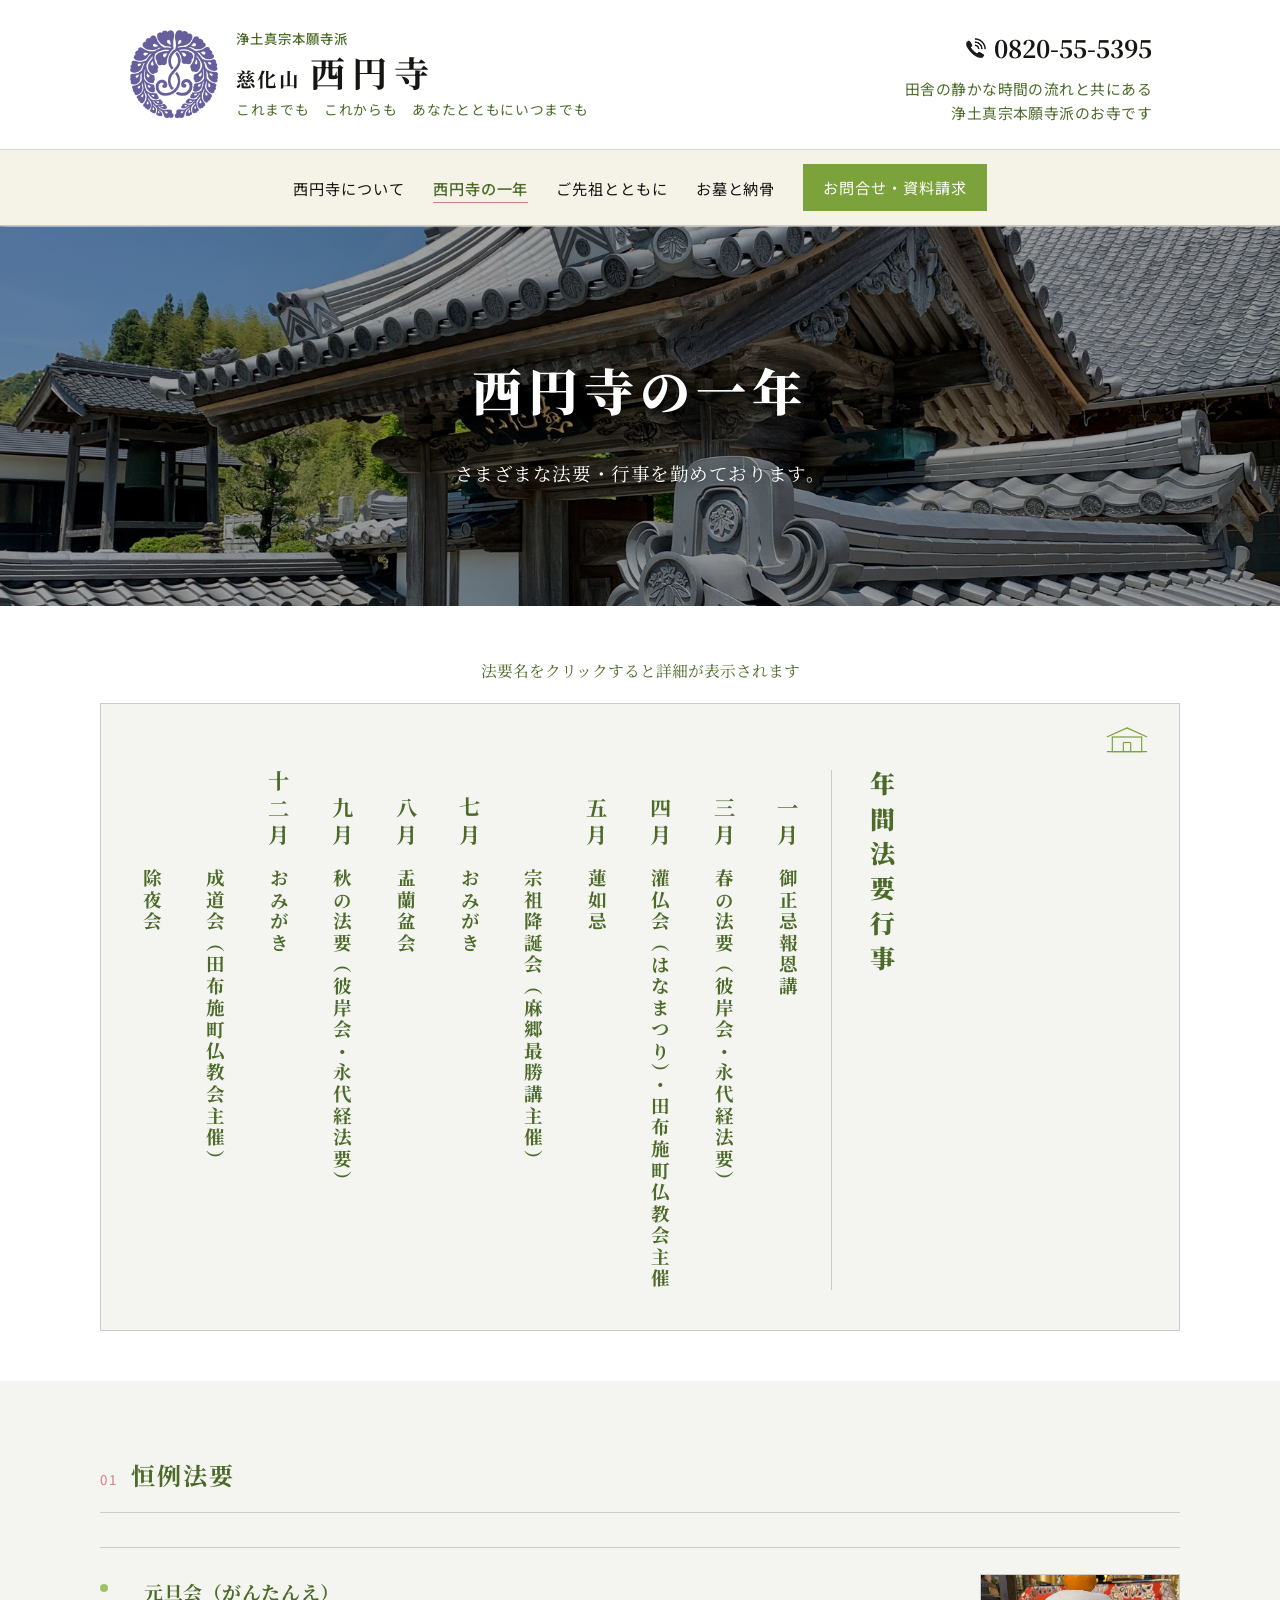
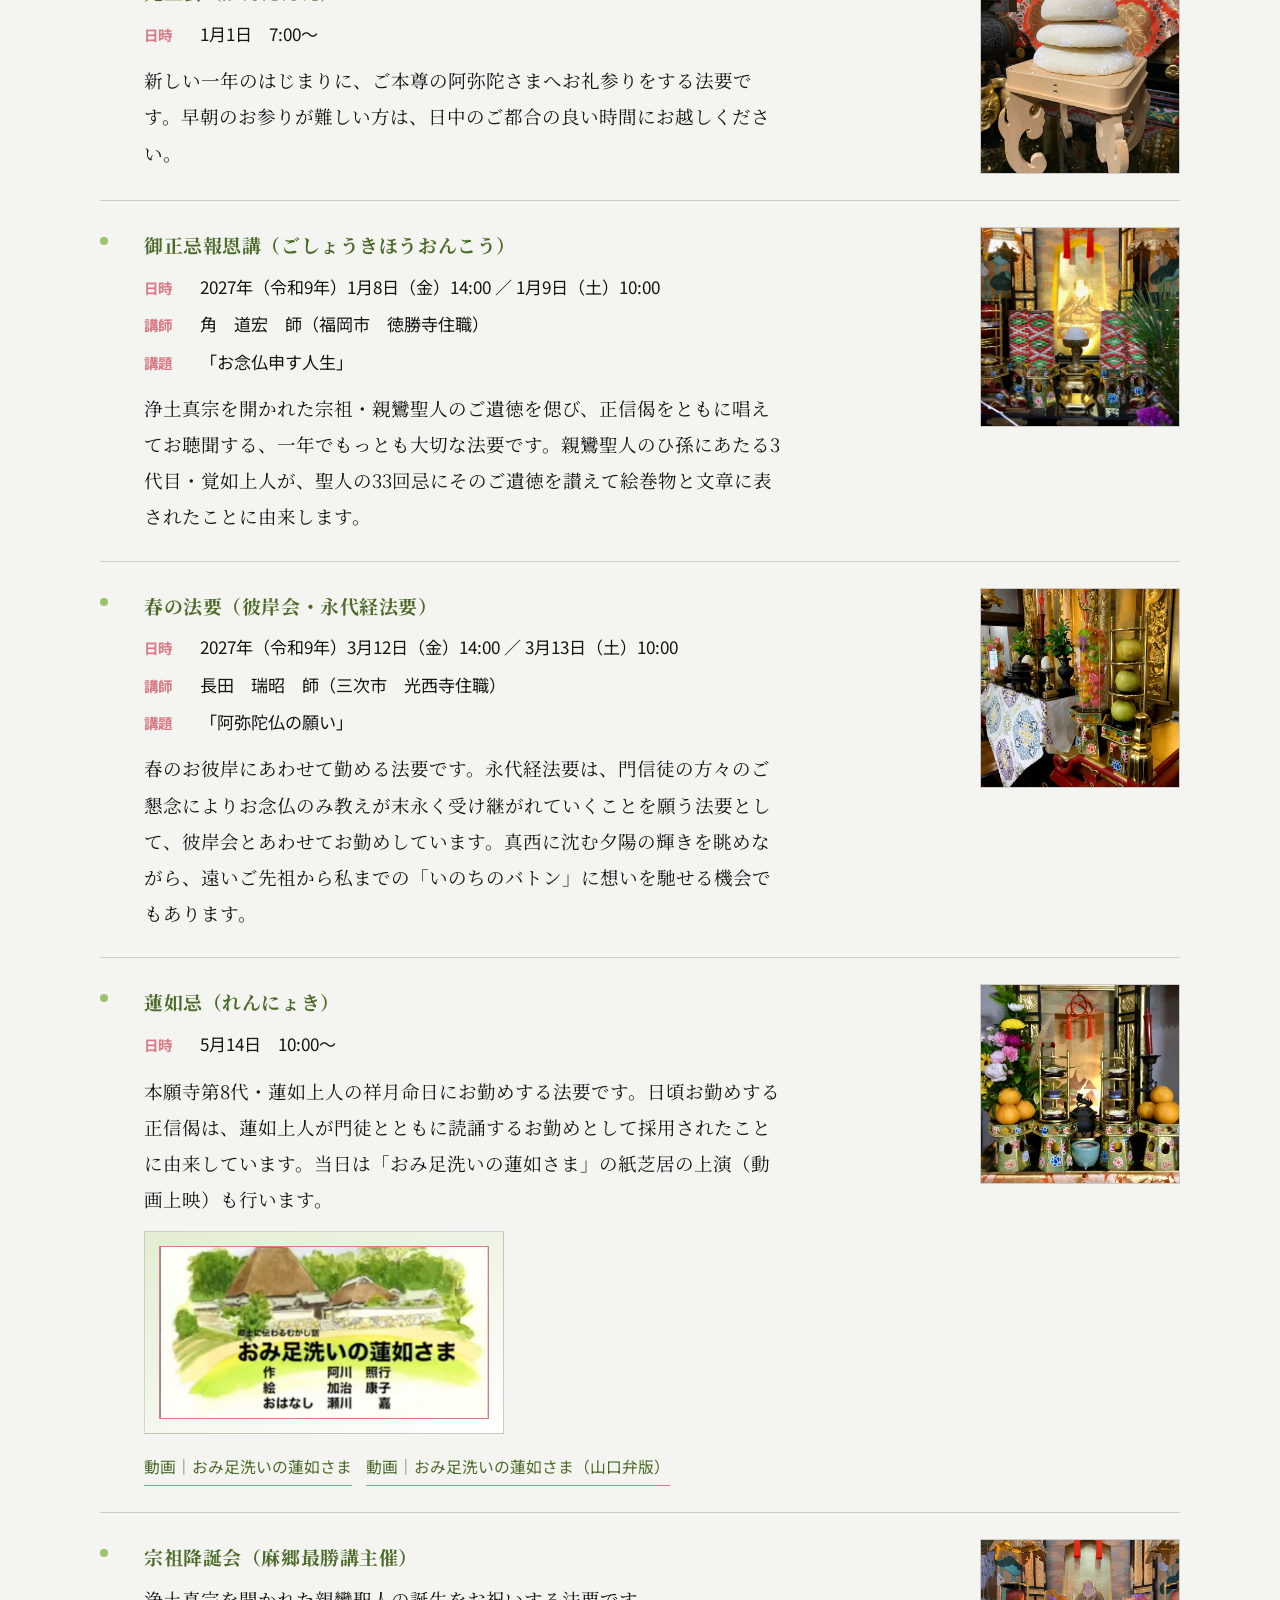
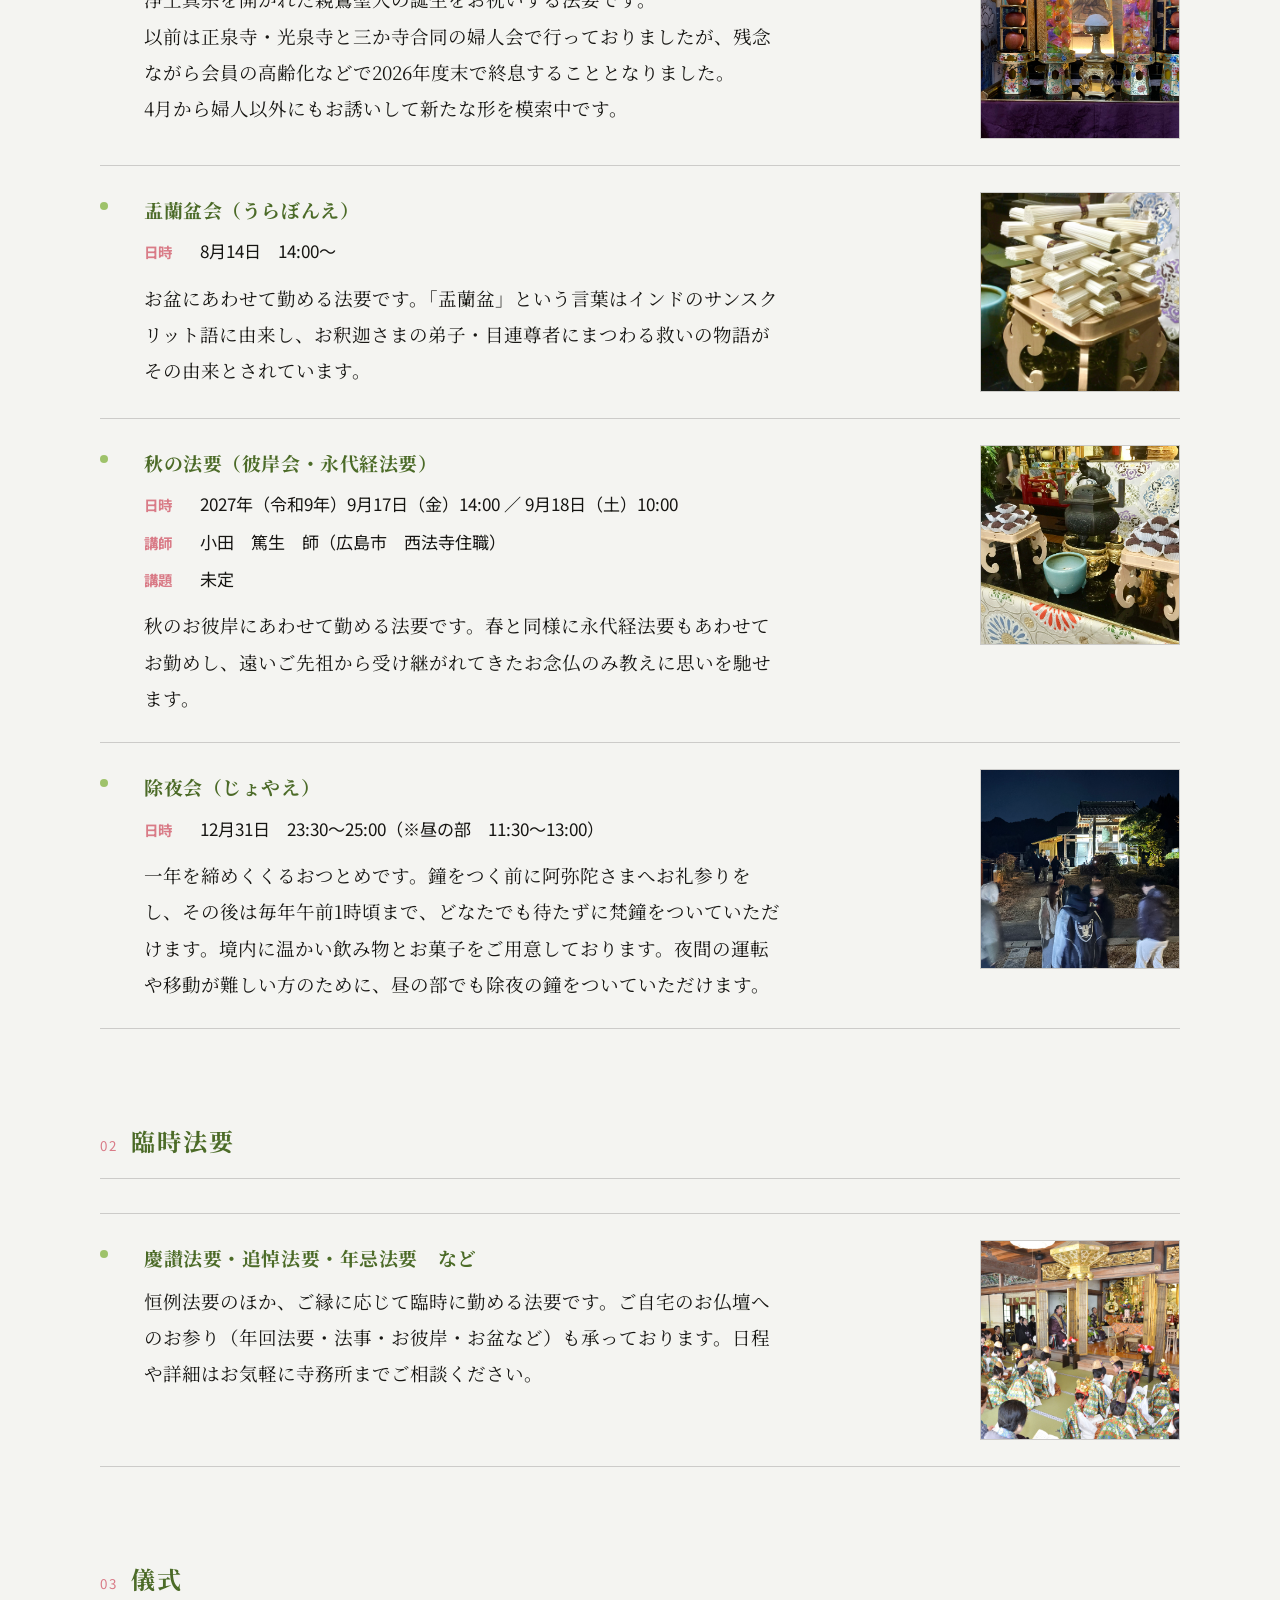
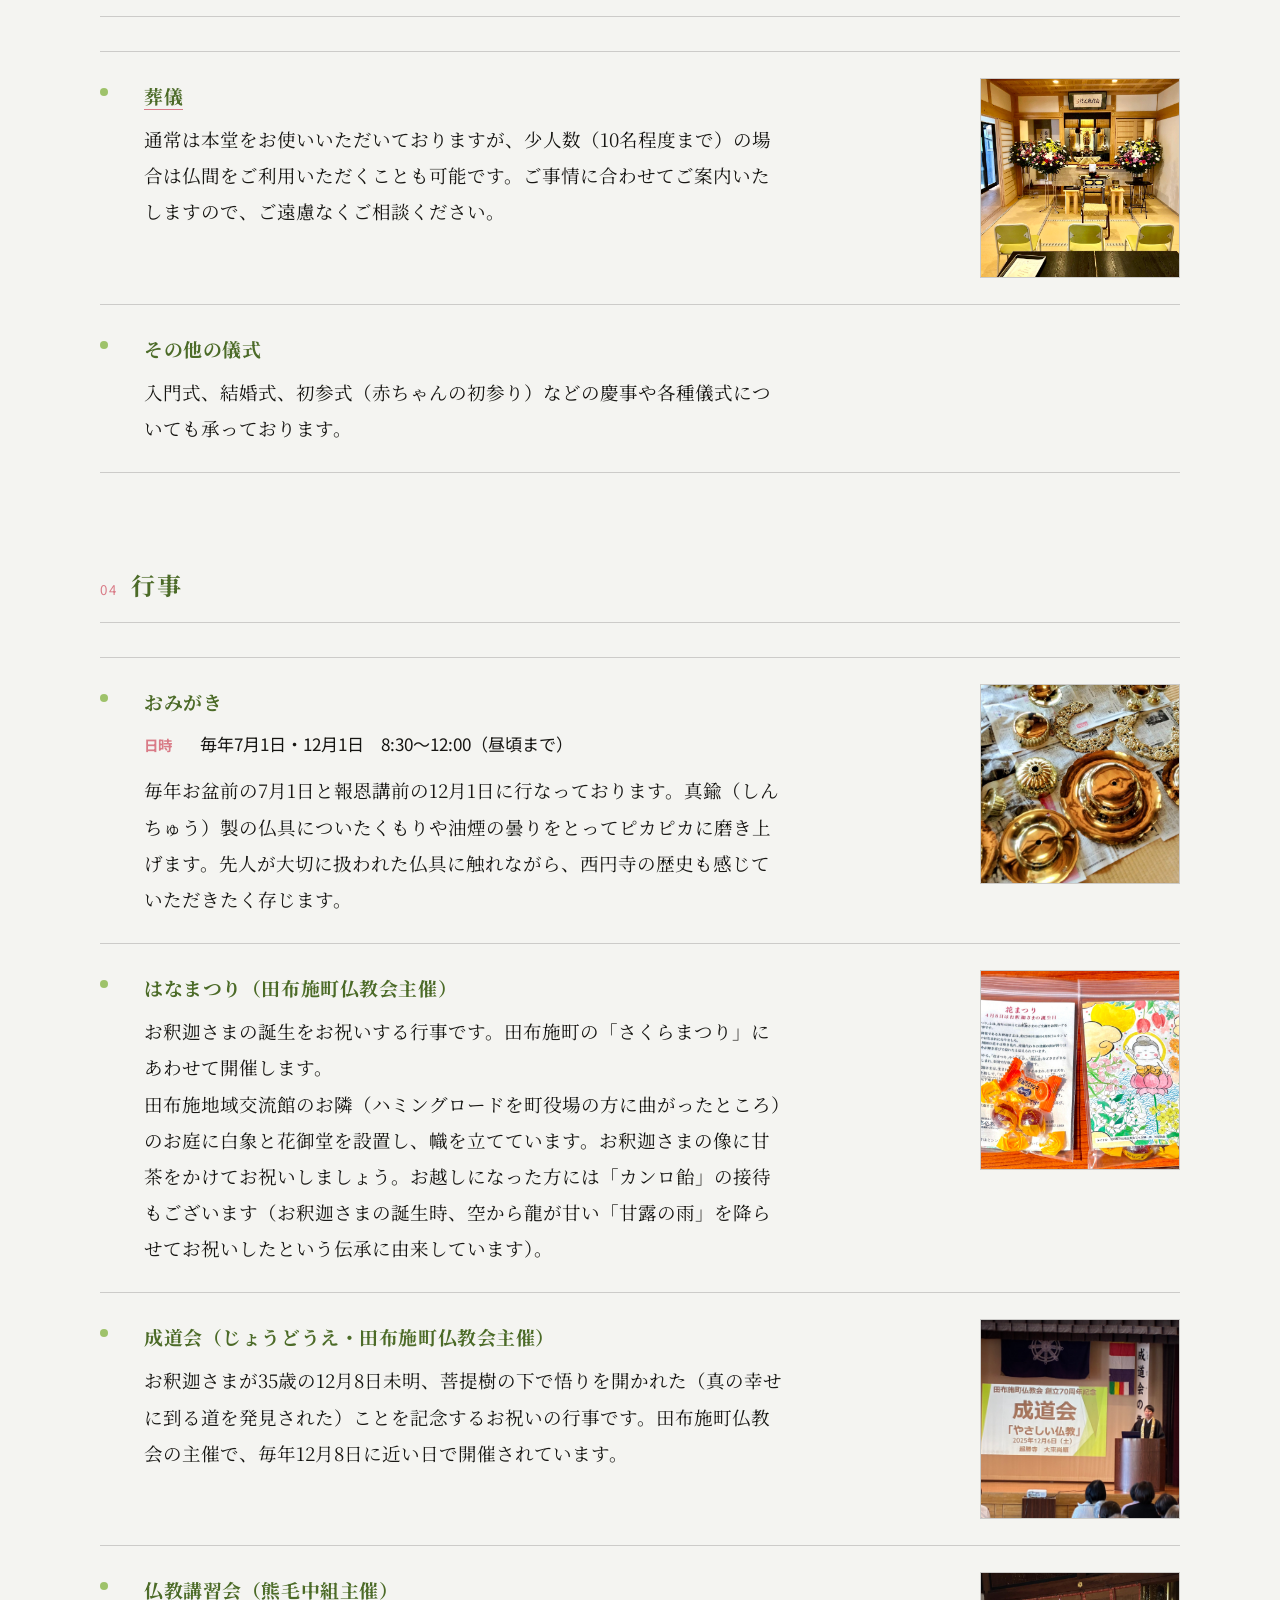
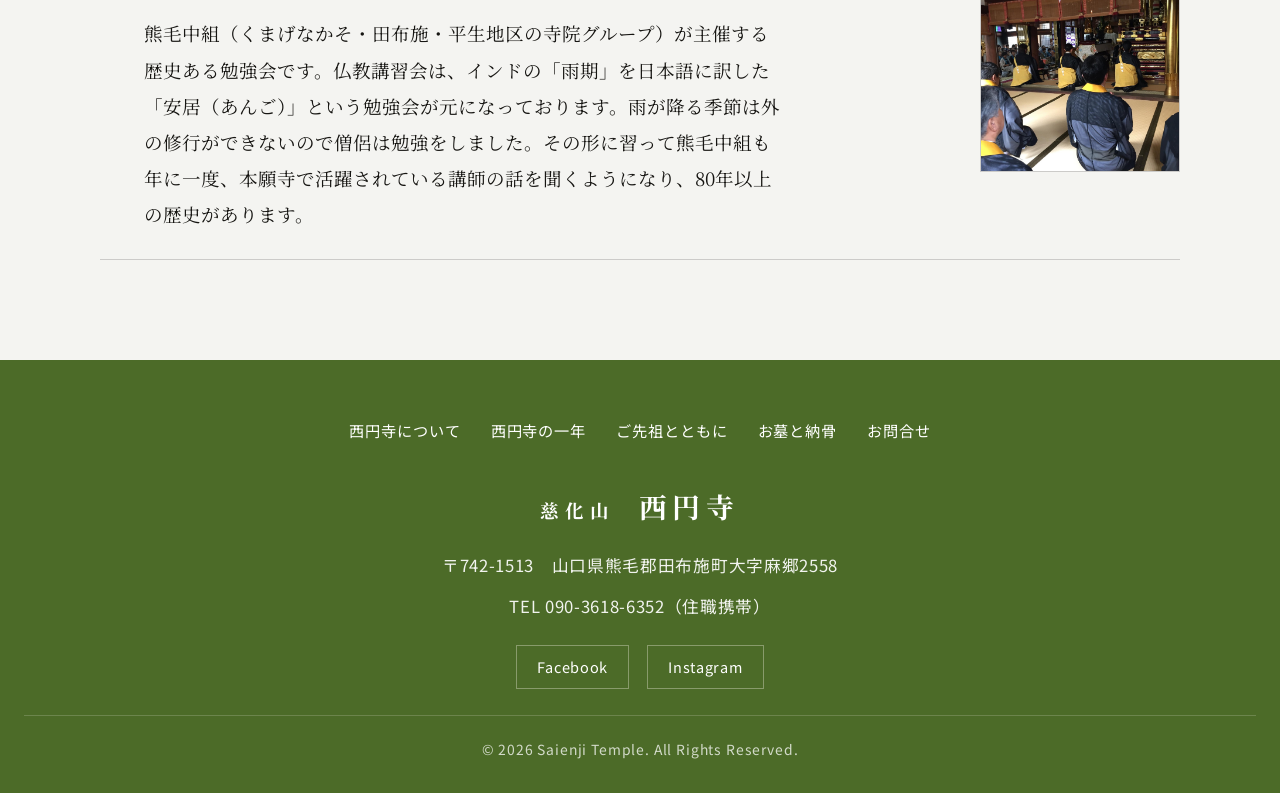
<file: nenkangyoji.html>
<!DOCTYPE html>
<html lang="ja">
<head>
<meta charset="UTF-8">
<meta name="viewport" content="width=device-width, initial-scale=1.0">
<title>西円寺の一年 | 慈化山 西円寺</title>
<meta name="description" content="慈化山 西円寺の年間の法要・行事のご案内です。">
<link rel="icon" type="image/png" href="images/favicon.png">
<link rel="apple-touch-icon" href="images/emblem-purple.png">
<link rel="stylesheet" href="style.css">
</head>
<body>

<div class="masthead">
  <div class="masthead-inner">
    <div class="mh-left">
      <img class="mh-emblem" src="images/emblem-purple.png" alt="下がり藤（西円寺 寺紋）">
      <div class="mh-name-block">
        <div class="mh-sect">浄土真宗本願寺派</div>
        <div class="mh-name"><span class="mh-gou">慈化山</span><span class="mh-ji">西円寺</span></div>
        <div class="mh-catch">これまでも　これからも　あなたとともにいつまでも</div>
      </div>
    </div>
    <div class="mh-right">
      <a class="mh-tel" href="tel:0820-55-5395">
        <img class="mh-tel-icon" src="images/phone-icon.jpg" alt="電話">
        0820-55-5395
      </a>
      <div class="mh-tagline">田舎の静かな時間の流れと共にある<br>浄土真宗本願寺派のお寺です</div>
    </div>
  </div>
</div>

<header>
  <div class="nav-inner">
    <span class="brand-mini">慈化山　西円寺</span>
    <button class="menu-btn" id="menuBtn" aria-label="メニュー">☰</button>
    <nav>
      <ul id="navList">
        <li><a href="index.html">西円寺について</a></li>
        <li><a href="nenkangyoji.html" class="active">西円寺の一年</a></li>
        <li><a href="gosenzo.html">ご先祖とともに</a></li>
        <li><a href="nokotsu.html">お墓と納骨</a></li>
        <li class="nav-cta"><a href="contact.html">お問合せ・資料請求</a></li>
      </ul>
    </nav>
  </div>
</header>

<section class="page-hero has-photo" style="--hero-img:url('images/hero-nenkan.jpg'); --hero-pos:center 45%;">
  <h1>西円寺の一年</h1>
  <p>さまざまな法要・行事を勤めております。</p>
</section>

<!-- 年間法要行事（縦書きカレンダー） -->
<section style="padding-top:50px; padding-bottom:50px;">
  <div class="section-inner">
    <p style="text-align:center; font-size:0.85rem; color:var(--moss-deep); margin-bottom:16px;">法要名をクリックすると詳細が表示されます</p>
    <div class="nenkanhouyou">
      <svg class="nenkanhouyou-icon" viewBox="0 0 48 30" xmlns="http://www.w3.org/2000/svg" fill="none" stroke="currentColor" stroke-width="1.3">
        <path d="M2 12 L24 2 L46 12" stroke-linejoin="round"/>
        <rect x="8" y="12" width="32" height="16" />
        <line x1="2" y1="28" x2="46" y2="28"/>
        <line x1="20" y1="18" x2="28" y2="18"/>
        <line x1="20" y1="18" x2="20" y2="28"/>
        <line x1="28" y1="18" x2="28" y2="28"/>
      </svg>
      <div class="nenkanhouyou-scroll">
        <div class="v-title">年間法要行事</div>

        <div class="v-group">
          <span class="v-month">　一月</span>　<a href="#hoonko" class="jump v-name">御正忌報恩講</a>
        </div>

        <div class="v-group">
          <span class="v-month">　三月</span>　<a href="#haru-hoyo" class="jump v-name">春の法要（彼岸会・永代経法要）</a>
        </div>

        <div class="v-group">
          <span class="v-month">　四月</span>　<a href="#hanamatsuri" class="jump v-name">灌仏会（はなまつり）・田布施町仏教会主催</a>
        </div>

        <div class="v-group">
          <span class="v-month">　五月</span>　<a href="#rennyoki" class="jump v-name">蓮如忌</a>
        </div>

        <div class="v-group">
          <span class="v-month v-month-blank">　　　</span>　<a href="#sosokoutanne" class="jump v-name">宗祖降誕会（麻郷最勝講主催）</a>
        </div>

        <div class="v-group">
          <span class="v-month">　七月</span>　<a href="#omigaki" class="jump v-name">おみがき</a>
        </div>

        <div class="v-group">
          <span class="v-month">　八月</span>　<a href="#urabon" class="jump v-name">盂蘭盆会</a>
        </div>

        <div class="v-group">
          <span class="v-month">　九月</span>　<a href="#aki-hoyo" class="jump v-name">秋の法要（彼岸会・永代経法要）</a>
        </div>

        <div class="v-group">
          <span class="v-month">十二月</span>　<a href="#omigaki" class="jump v-name">おみがき</a>
        </div>

        <div class="v-group">
          <span class="v-month v-month-blank">　　　</span>　<a href="#jodoue" class="jump v-name">成道会（田布施町仏教会主催）</a>
        </div>

        <div class="v-group">
          <span class="v-month v-month-blank">　　　</span>　<a href="#joyae" class="jump v-name">除夜会</a>
        </div>
      </div>
    </div>
  </div>
</section>

<!-- 年間行事：恒例法要／臨時法要／儀式／行事 -->
<section id="hoyo-gishiki" class="bg-soft" style="padding-top:70px;">
  <div class="section-inner">
    <div class="category-block">
      <div class="category-head">
        <span class="num">01</span>
        <h3>恒例法要</h3>
      </div>
      <div class="event-list">

        <div class="event-card with-thumb">
          <span class="dot"></span>
          <div>
            <h4>元旦会（がんたんえ）</h4>
            <dl class="event-meta">
              <div><dt>日時</dt><dd>1月1日　7:00〜</dd></div>
            </dl>
            <p>新しい一年のはじまりに、ご本尊の阿弥陀さまへお礼参りをする法要です。早朝のお参りが難しい方は、日中のご都合の良い時間にお越しください。</p>
          </div>
          <div class="event-thumb"><img src="images/nenkan-2.jpg" alt="元旦会のお供え" loading="lazy"></div>
        </div>

        <div class="event-card with-thumb">
          <span class="dot"></span>
          <div>
            <h4 id="hoonko">御正忌報恩講（ごしょうきほうおんこう）</h4>
            <dl class="event-meta">
              <div><dt>日時</dt><dd>2027年（令和9年）1月8日（金）14:00 ／ 1月9日（土）10:00</dd></div>
              <div><dt>講師</dt><dd>角　道宏　師（福岡市　徳勝寺住職）</dd></div>
              <div><dt>講題</dt><dd>「お念仏申す人生」</dd></div>
            </dl>
            <p>浄土真宗を開かれた宗祖・親鸞聖人のご遺徳を偲び、正信偈をともに唱えてお聴聞する、一年でもっとも大切な法要です。親鸞聖人のひ孫にあたる3代目・覚如上人が、聖人の33回忌にそのご遺徳を讃えて絵巻物と文章に表されたことに由来します。</p>
          </div>
          <div class="event-thumb"><img src="images/nenkan-3.jpg" alt="御正忌報恩講の様子" loading="lazy"></div>
        </div>

        <div class="event-card with-thumb">
          <span class="dot"></span>
          <div>
            <h4 id="haru-hoyo">春の法要（彼岸会・永代経法要）</h4>
            <dl class="event-meta">
              <div><dt>日時</dt><dd>2027年（令和9年）3月12日（金）14:00 ／ 3月13日（土）10:00</dd></div>
              <div><dt>講師</dt><dd>長田　瑞昭　師（三次市　光西寺住職）</dd></div>
              <div><dt>講題</dt><dd>「阿弥陀仏の願い」</dd></div>
            </dl>
            <p>春のお彼岸にあわせて勤める法要です。永代経法要は、門信徒の方々のご懇念によりお念仏のみ教えが末永く受け継がれていくことを願う法要として、彼岸会とあわせてお勤めしています。真西に沈む夕陽の輝きを眺めながら、遠いご先祖から私までの「いのちのバトン」に想いを馳せる機会でもあります。</p>
          </div>
          <div class="event-thumb"><img src="images/nenkan-4.jpg" alt="春の法要（彼岸会）の様子" loading="lazy"></div>
        </div>

        <div class="event-card with-thumb">
          <span class="dot"></span>
          <div>
            <h4 id="rennyoki">蓮如忌（れんにょき）</h4>
            <dl class="event-meta">
              <div><dt>日時</dt><dd>5月14日　10:00〜</dd></div>
            </dl>
            <p>本願寺第8代・蓮如上人の祥月命日にお勤めする法要です。日頃お勤めする正信偈は、蓮如上人が門徒とともに読誦するお勤めとして採用されたことに由来しています。当日は「おみ足洗いの蓮如さま」の紙芝居の上演（動画上映）も行います。</p>
            <div class="frame-photo" style="aspect-ratio:16/9; max-width:360px; margin:14px 0 18px;"><div class="inner has-photo"><img src="images/nenkan-6.png" alt="紙芝居「おみ足洗いの蓮如さま」" loading="lazy"></div></div>
            <div class="links">
              <a href="https://www.youtube.com/watch?v=3c4UyLTZ3bM&t=6s" target="_blank" rel="noopener noreferrer">動画｜おみ足洗いの蓮如さま</a>
              <a href="https://www.youtube.com/watch?v=IPgwqDFGmX4" target="_blank" rel="noopener noreferrer">動画｜おみ足洗いの蓮如さま（山口弁版）</a>
            </div>
          </div>
          <div class="event-thumb"><img src="images/nenkan-5.jpg" alt="蓮如忌の様子" loading="lazy"></div>
        </div>

        <div class="event-card with-thumb">
          <span class="dot"></span>
          <div>
            <h4 id="sosokoutanne">宗祖降誕会（麻郷最勝講主催）</h4>
            <p>浄土真宗を開かれた親鸞聖人の誕生をお祝いする法要です。</p>
            <p>以前は正泉寺・光泉寺と三か寺合同の婦人会で行っておりましたが、残念ながら会員の高齢化などで2026年度末で終息することとなりました。</p>
            <p>4月から婦人以外にもお誘いして新たな形を模索中です。</p>
          </div>
          <div class="event-thumb"><img src="images/nenkan-7.jpg" alt="宗祖降誕会のお供え" loading="lazy"></div>
        </div>

        <div class="event-card with-thumb">
          <span class="dot"></span>
          <div>
            <h4 id="urabon">盂蘭盆会（うらぼんえ）</h4>
            <dl class="event-meta">
              <div><dt>日時</dt><dd>8月14日　14:00〜</dd></div>
            </dl>
            <p>お盆にあわせて勤める法要です。「盂蘭盆」という言葉はインドのサンスクリット語に由来し、お釈迦さまの弟子・目連尊者にまつわる救いの物語がその由来とされています。</p>
          </div>
          <div class="event-thumb"><img src="images/nenkan-8.jpg" alt="盂蘭盆会 盆そうめん" loading="lazy"></div>
        </div>

        <div class="event-card with-thumb">
          <span class="dot"></span>
          <div>
            <h4 id="aki-hoyo">秋の法要（彼岸会・永代経法要）</h4>
            <dl class="event-meta">
              <div><dt>日時</dt><dd>2027年（令和9年）9月17日（金）14:00 ／ 9月18日（土）10:00</dd></div>
              <div><dt>講師</dt><dd>小田　篤生　師（広島市　西法寺住職）</dd></div>
              <div><dt>講題</dt><dd>未定</dd></div>
            </dl>
            <p>秋のお彼岸にあわせて勤める法要です。春と同様に永代経法要もあわせてお勤めし、遠いご先祖から受け継がれてきたお念仏のみ教えに思いを馳せます。</p>
          </div>
          <div class="event-thumb"><img src="images/nenkan-9.jpg" alt="秋の法要の様子" loading="lazy"></div>
        </div>

        <div class="event-card with-thumb">
          <span class="dot"></span>
          <div>
            <h4 id="joyae">除夜会（じょやえ）</h4>
            <dl class="event-meta">
              <div><dt>日時</dt><dd>12月31日　23:30〜25:00（※昼の部　11:30〜13:00）</dd></div>
            </dl>
            <p>一年を締めくくるおつとめです。鐘をつく前に阿弥陀さまへお礼参りをし、その後は毎年午前1時頃まで、どなたでも待たずに梵鐘をついていただけます。境内に温かい飲み物とお菓子をご用意しております。夜間の運転や移動が難しい方のために、昼の部でも除夜の鐘をついていただけます。</p>
          </div>
          <div class="event-thumb"><img src="images/nenkan-10.jpg" alt="除夜会の様子" loading="lazy"></div>
        </div>

      </div>
    </div>

    <div class="category-block">
      <div class="category-head">
        <span class="num">02</span>
        <h3>臨時法要</h3>
      </div>
      <div class="event-list">
        <div class="event-card with-thumb">
          <span class="dot"></span>
          <div>
            <h4>慶讃法要・追悼法要・年忌法要　など</h4>
            <p>恒例法要のほか、ご縁に応じて臨時に勤める法要です。ご自宅のお仏壇へのお参り（年回法要・法事・お彼岸・お盆など）も承っております。日程や詳細はお気軽に寺務所までご相談ください。</p>
          </div>
          <div class="event-thumb"><img src="images/nenkan-11.jpg" alt="慶讃法要の様子" loading="lazy"></div>
        </div>
      </div>
    </div>

    <div class="category-block">
      <div class="category-head">
        <span class="num">03</span>
        <h3>儀式</h3>
      </div>
      <div class="event-list">
        <div class="event-card with-thumb">
          <span class="dot"></span>
          <div>
            <h4 id="sougi"><a href="gosenzo.html#sougi" class="text-link">葬儀</a></h4>
            <p>通常は本堂をお使いいただいておりますが、少人数（10名程度まで）の場合は仏間をご利用いただくことも可能です。ご事情に合わせてご案内いたしますので、ご遠慮なくご相談ください。</p>
          </div>
          <div class="event-thumb"><img src="images/nenkan-12.jpg" alt="葬儀の様子" loading="lazy"></div>
        </div>
        <div class="event-card">
          <span class="dot"></span>
          <div>
            <h4>その他の儀式</h4>
            <p>入門式、結婚式、初参式（赤ちゃんの初参り）などの慶事や各種儀式についても承っております。</p>
          </div>
        </div>
      </div>
    </div>

    <div class="category-block">
      <div class="category-head">
        <span class="num">04</span>
        <h3>行事</h3>
      </div>
      <div class="event-list">
        <div class="event-card with-thumb">
          <span class="dot"></span>
          <div>
            <h4 id="omigaki">おみがき</h4>
            <dl class="event-meta">
              <div><dt>日時</dt><dd>毎年7月1日・12月1日　8:30〜12:00（昼頃まで）</dd></div>
            </dl>
            <p>毎年お盆前の7月1日と報恩講前の12月1日に行なっております。真鍮（しんちゅう）製の仏具についたくもりや油煙の曇りをとってピカピカに磨き上げます。先人が大切に扱われた仏具に触れながら、西円寺の歴史も感じていただきたく存じます。</p>
          </div>
          <div class="event-thumb"><img src="images/nenkan-13.jpg" alt="おみがきの様子" loading="lazy"></div>
        </div>

        <div class="event-card with-thumb">
          <span class="dot"></span>
          <div>
            <h4 id="hanamatsuri">はなまつり（田布施町仏教会主催）</h4>
            <p>お釈迦さまの誕生をお祝いする行事です。田布施町の「さくらまつり」にあわせて開催します。</p>
            <p>田布施地域交流館のお隣（ハミングロードを町役場の方に曲がったところ）のお庭に白象と花御堂を設置し、幟を立てています。お釈迦さまの像に甘茶をかけてお祝いしましょう。お越しになった方には「カンロ飴」の接待もございます（お釈迦さまの誕生時、空から龍が甘い「甘露の雨」を降らせてお祝いしたという伝承に由来しています）。</p>
          </div>
          <div class="event-thumb"><img src="images/nenkan-14.jpg" alt="はなまつりの様子" loading="lazy"></div>
        </div>

        <div class="event-card with-thumb">
          <span class="dot"></span>
          <div>
            <h4 id="jodoue">成道会（じょうどうえ・田布施町仏教会主催）</h4>
            <p>お釈迦さまが35歳の12月8日未明、菩提樹の下で悟りを開かれた（真の幸せに到る道を発見された）ことを記念するお祝いの行事です。田布施町仏教会の主催で、毎年12月8日に近い日で開催されています。</p>
          </div>
          <div class="event-thumb"><img src="images/nenkan-15.jpg" alt="成道会の様子" loading="lazy"></div>
        </div>

        <div class="event-card with-thumb">
          <span class="dot"></span>
          <div>
            <h4>仏教講習会（熊毛中組主催）</h4>
            <p>熊毛中組（くまげなかそ・田布施・平生地区の寺院グループ）が主催する歴史ある勉強会です。仏教講習会は、インドの「雨期」を日本語に訳した「安居（あんご）」という勉強会が元になっております。雨が降る季節は外の修行ができないので僧侶は勉強をしました。その形に習って熊毛中組も年に一度、本願寺で活躍されている講師の話を聞くようになり、80年以上の歴史があります。</p>
          </div>
          <div class="event-thumb"><img src="images/nenkan-16.jpg" alt="仏教講習会の様子" loading="lazy"></div>
        </div>
      </div>
    </div>

  </div>
</section>

<footer>
  <nav class="footer-links">
    <a href="index.html">西円寺について</a>
    <a href="nenkangyoji.html">西円寺の一年</a>
    <a href="gosenzo.html">ご先祖とともに</a>
    <a href="nokotsu.html">お墓と納骨</a>
    <a href="contact.html">お問合せ</a>
  </nav>
  <div class="foot-name"><span class="fn-small">慈化山</span>　<span class="fn-large">西円寺</span></div>
  <div class="foot-addr">〒742-1513　山口県熊毛郡田布施町大字麻郷2558</div>
  <div class="foot-tel">TEL 090-3618-6352（住職携帯）</div>
  <div class="footer-sns">
    <a href="https://www.facebook.com/jikezan.saienji/" target="_blank" rel="noopener noreferrer">Facebook</a>
    <a href="https://www.instagram.com/jikezan_saienji/" target="_blank" rel="noopener noreferrer">Instagram</a>
  </div>
  <div class="foot-copy">© 2026 Saienji Temple. All Rights Reserved.</div>
</footer>

<script>
  document.getElementById('menuBtn').addEventListener('click', function(){
    document.getElementById('navList').classList.toggle('open');
  });

  // 年間法要行事カレンダーのリンク：クリックした行事タイトルを画面の中央に表示する
  document.querySelectorAll('a.jump').forEach(function(link){
    link.addEventListener('click', function(e){
      e.preventDefault();
      var target = document.querySelector(this.getAttribute('href'));
      if (!target) return;
      var rect = target.getBoundingClientRect();
      var targetTop = rect.top + window.pageYOffset;
      var offset = targetTop - (window.innerHeight / 2) + (rect.height / 2);
      window.scrollTo({ top: Math.max(offset, 0), behavior: 'smooth' });
    });
  });
</script>

</body>
</html>
</file>
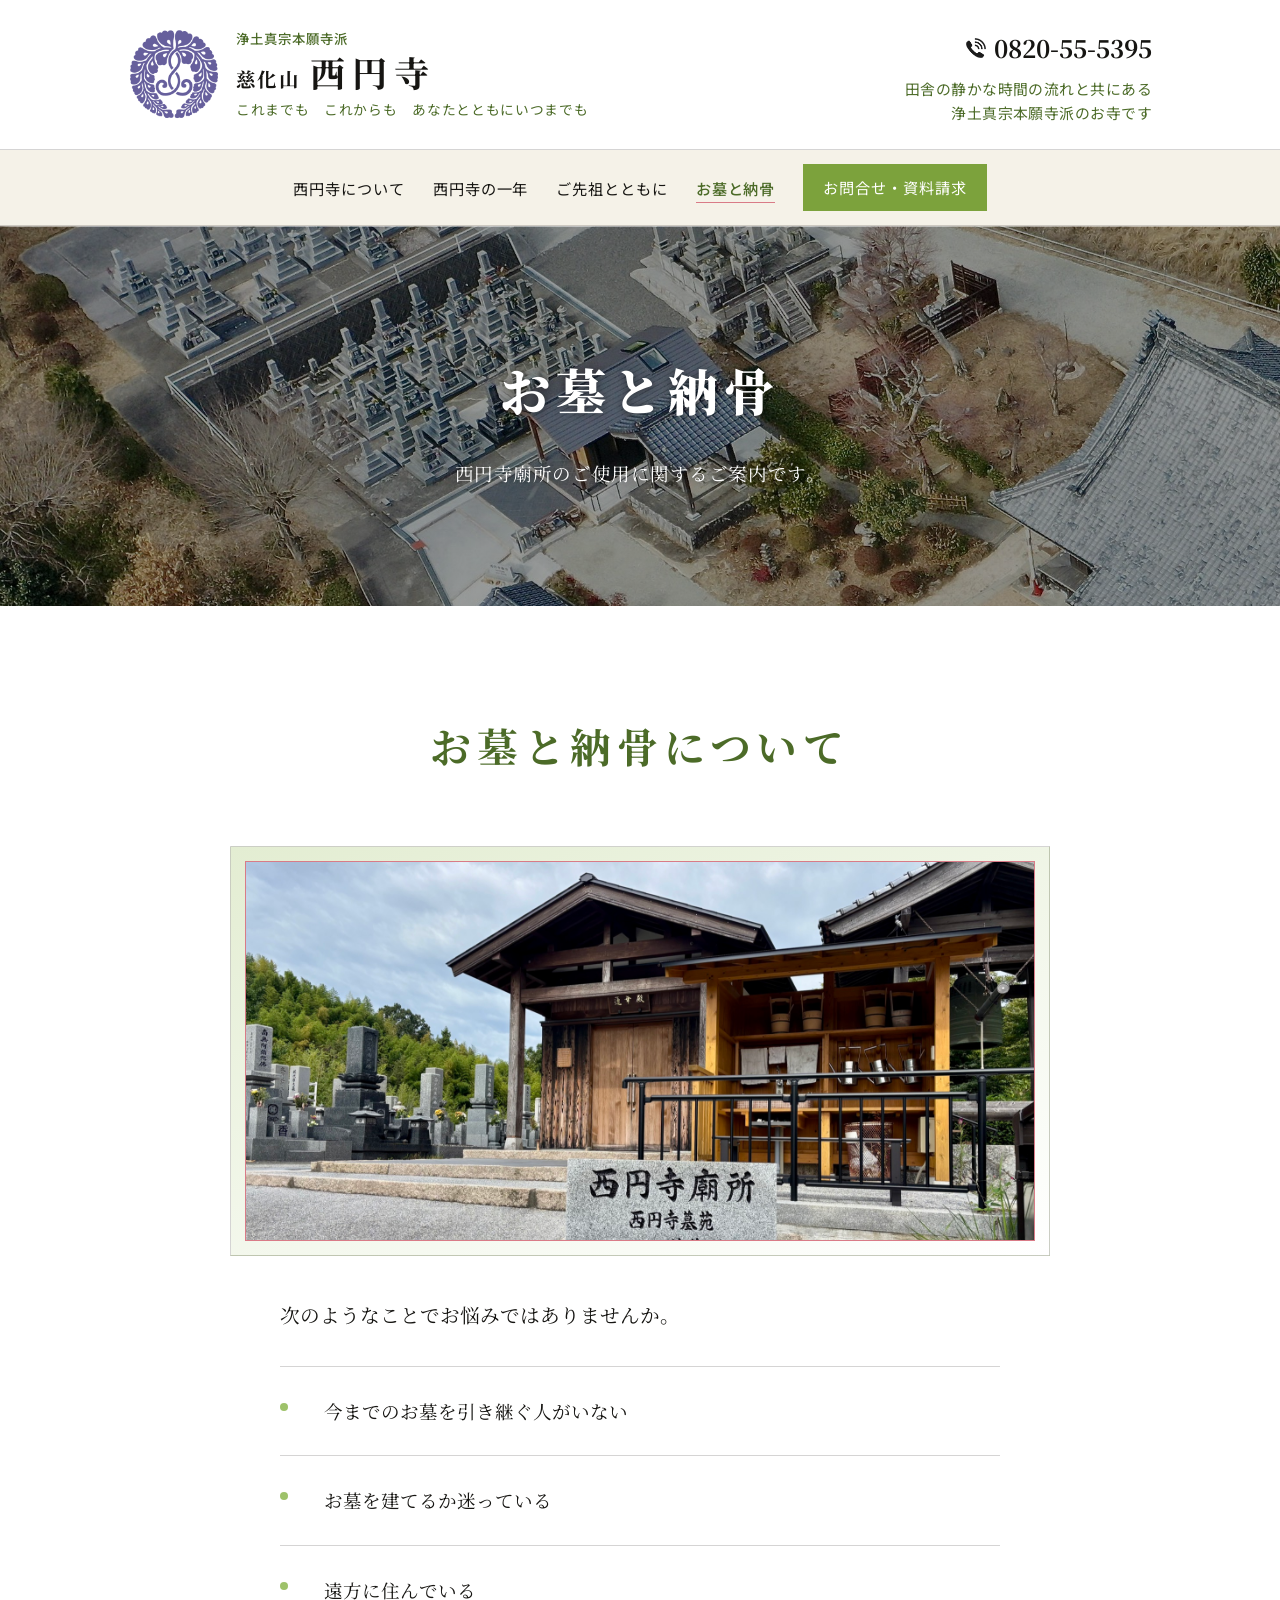
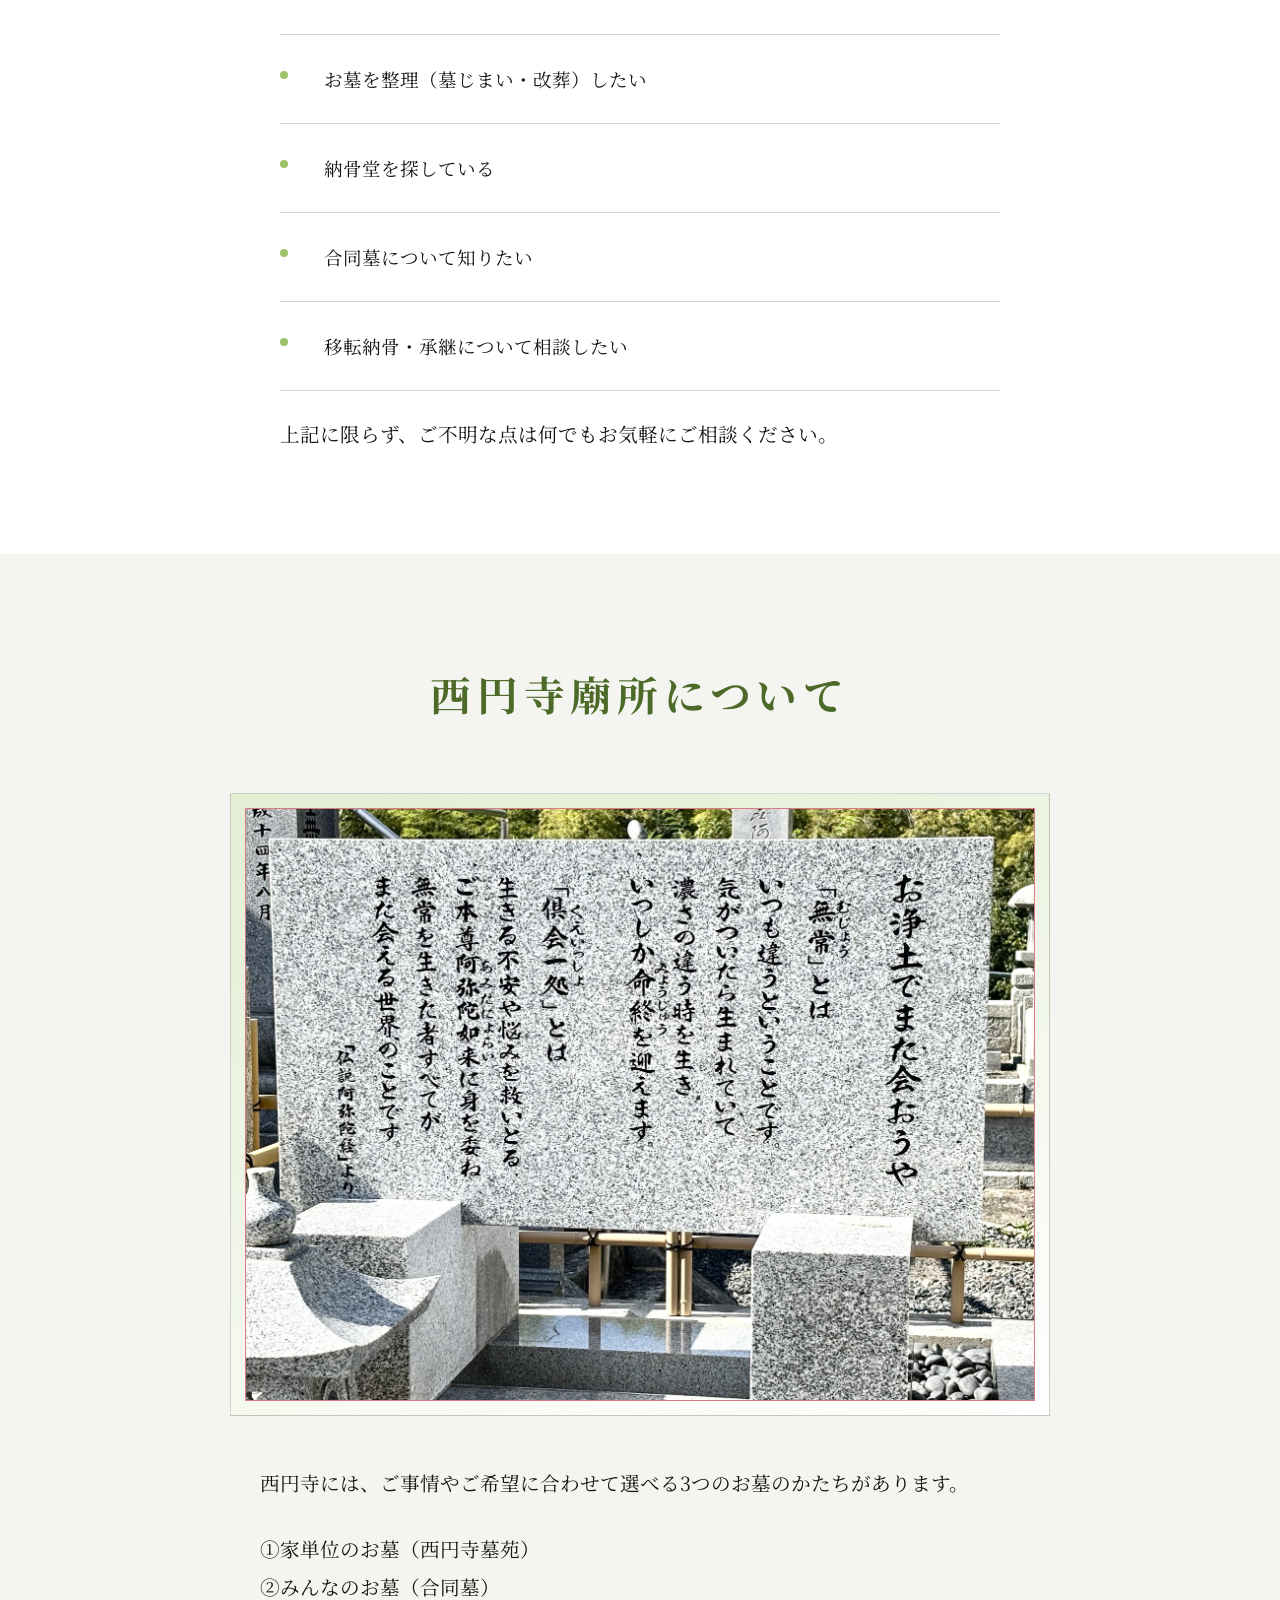
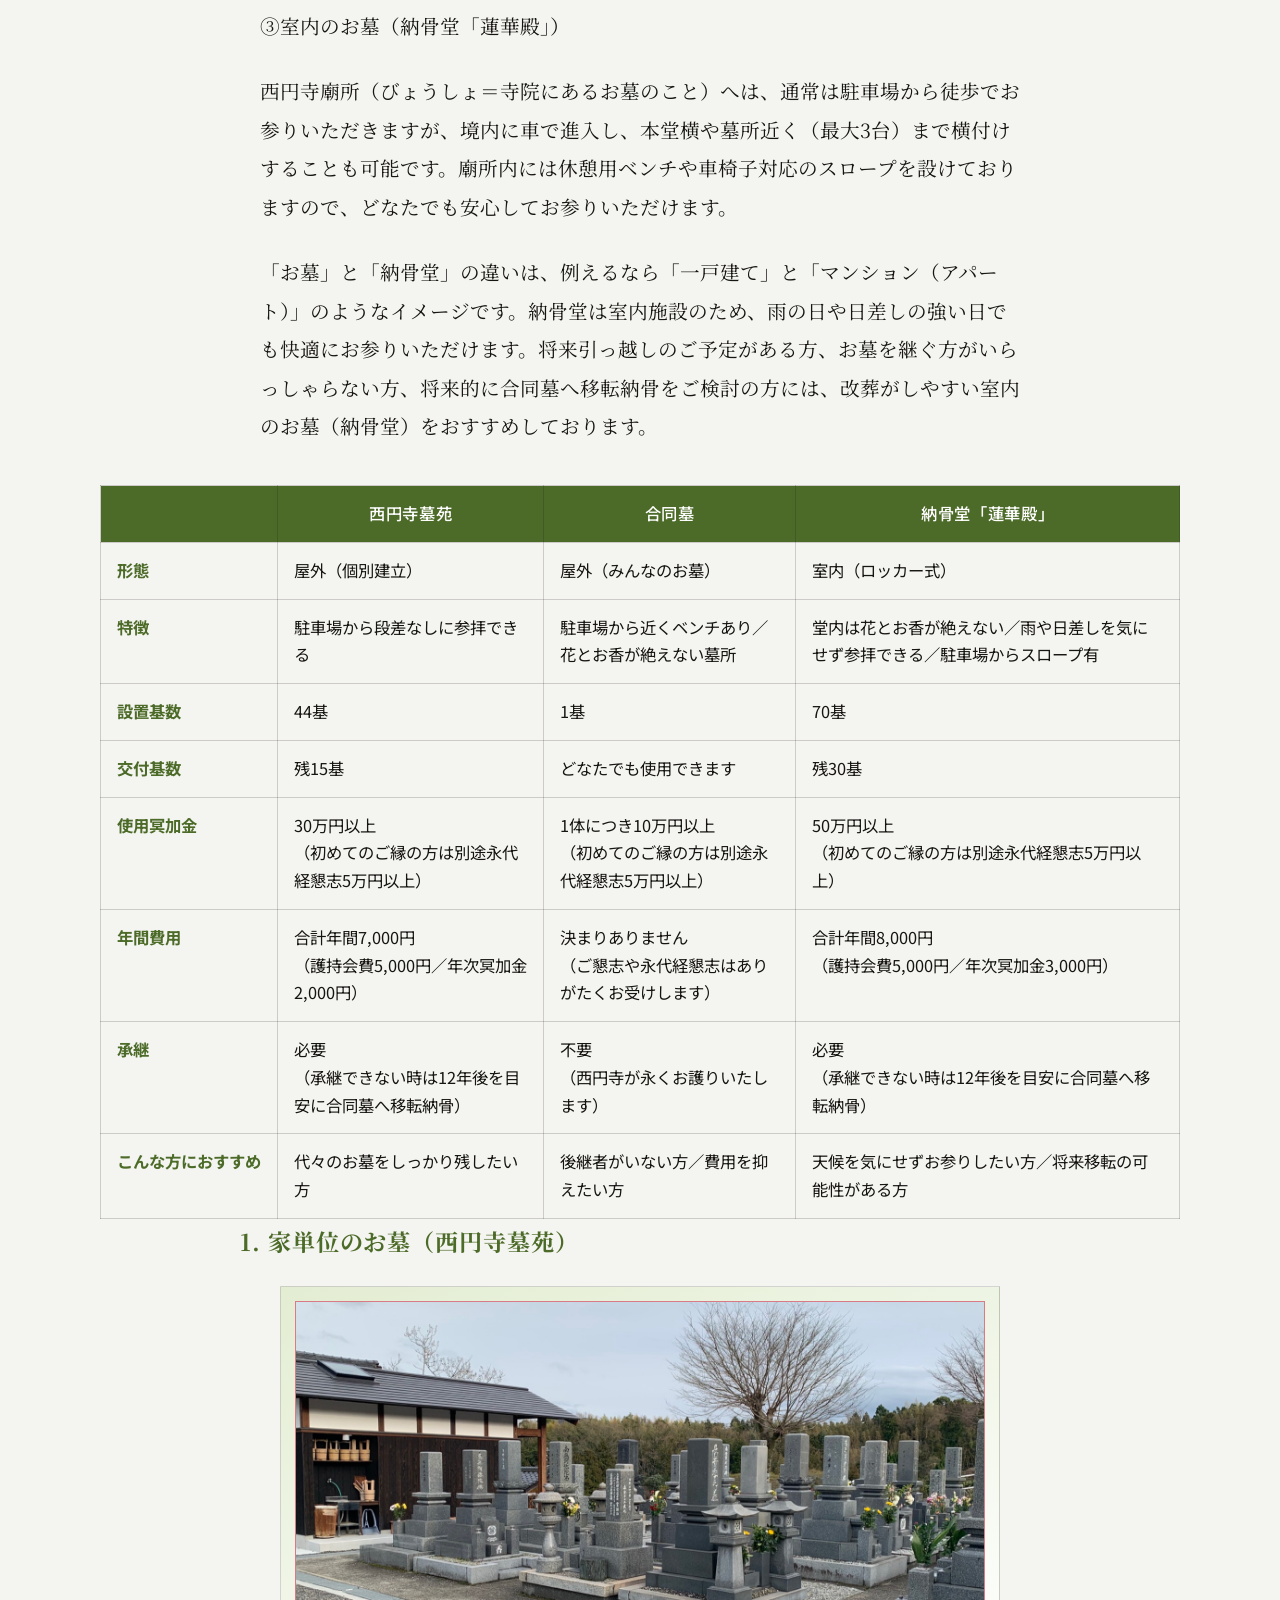
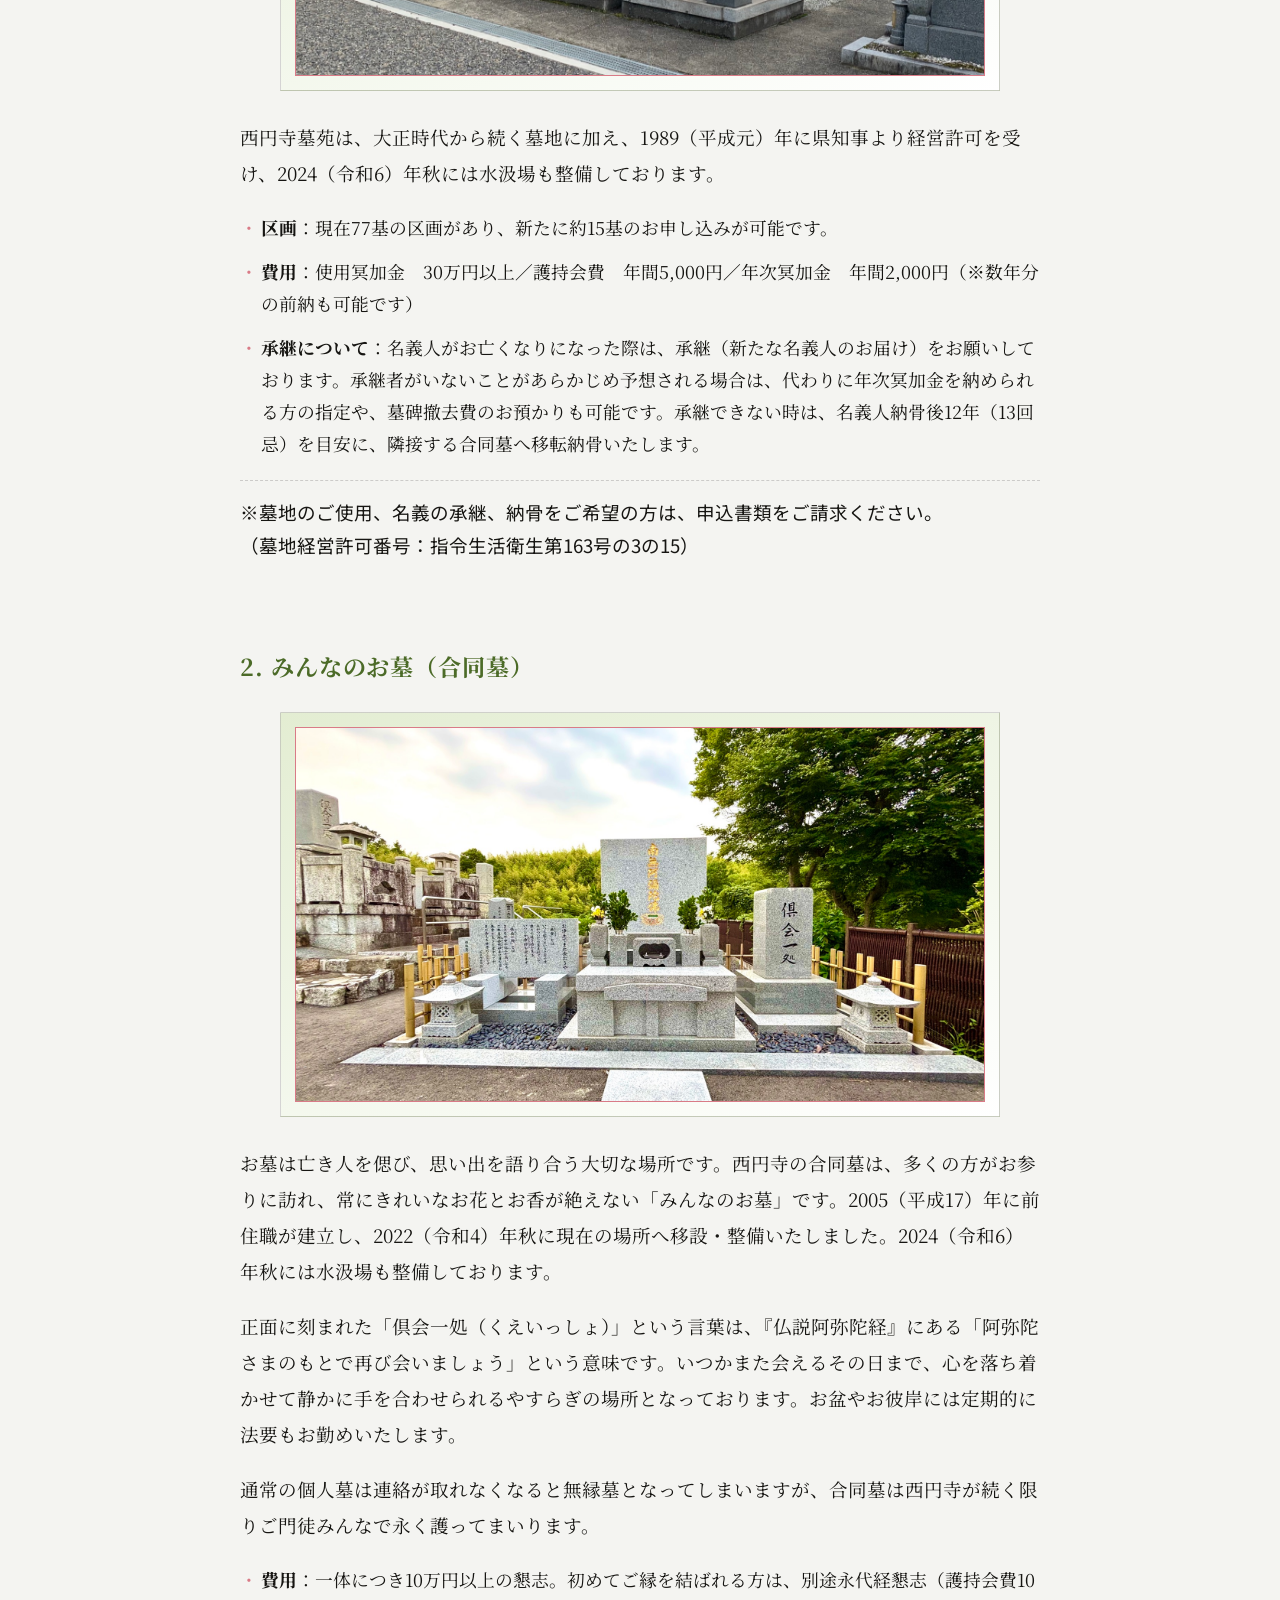
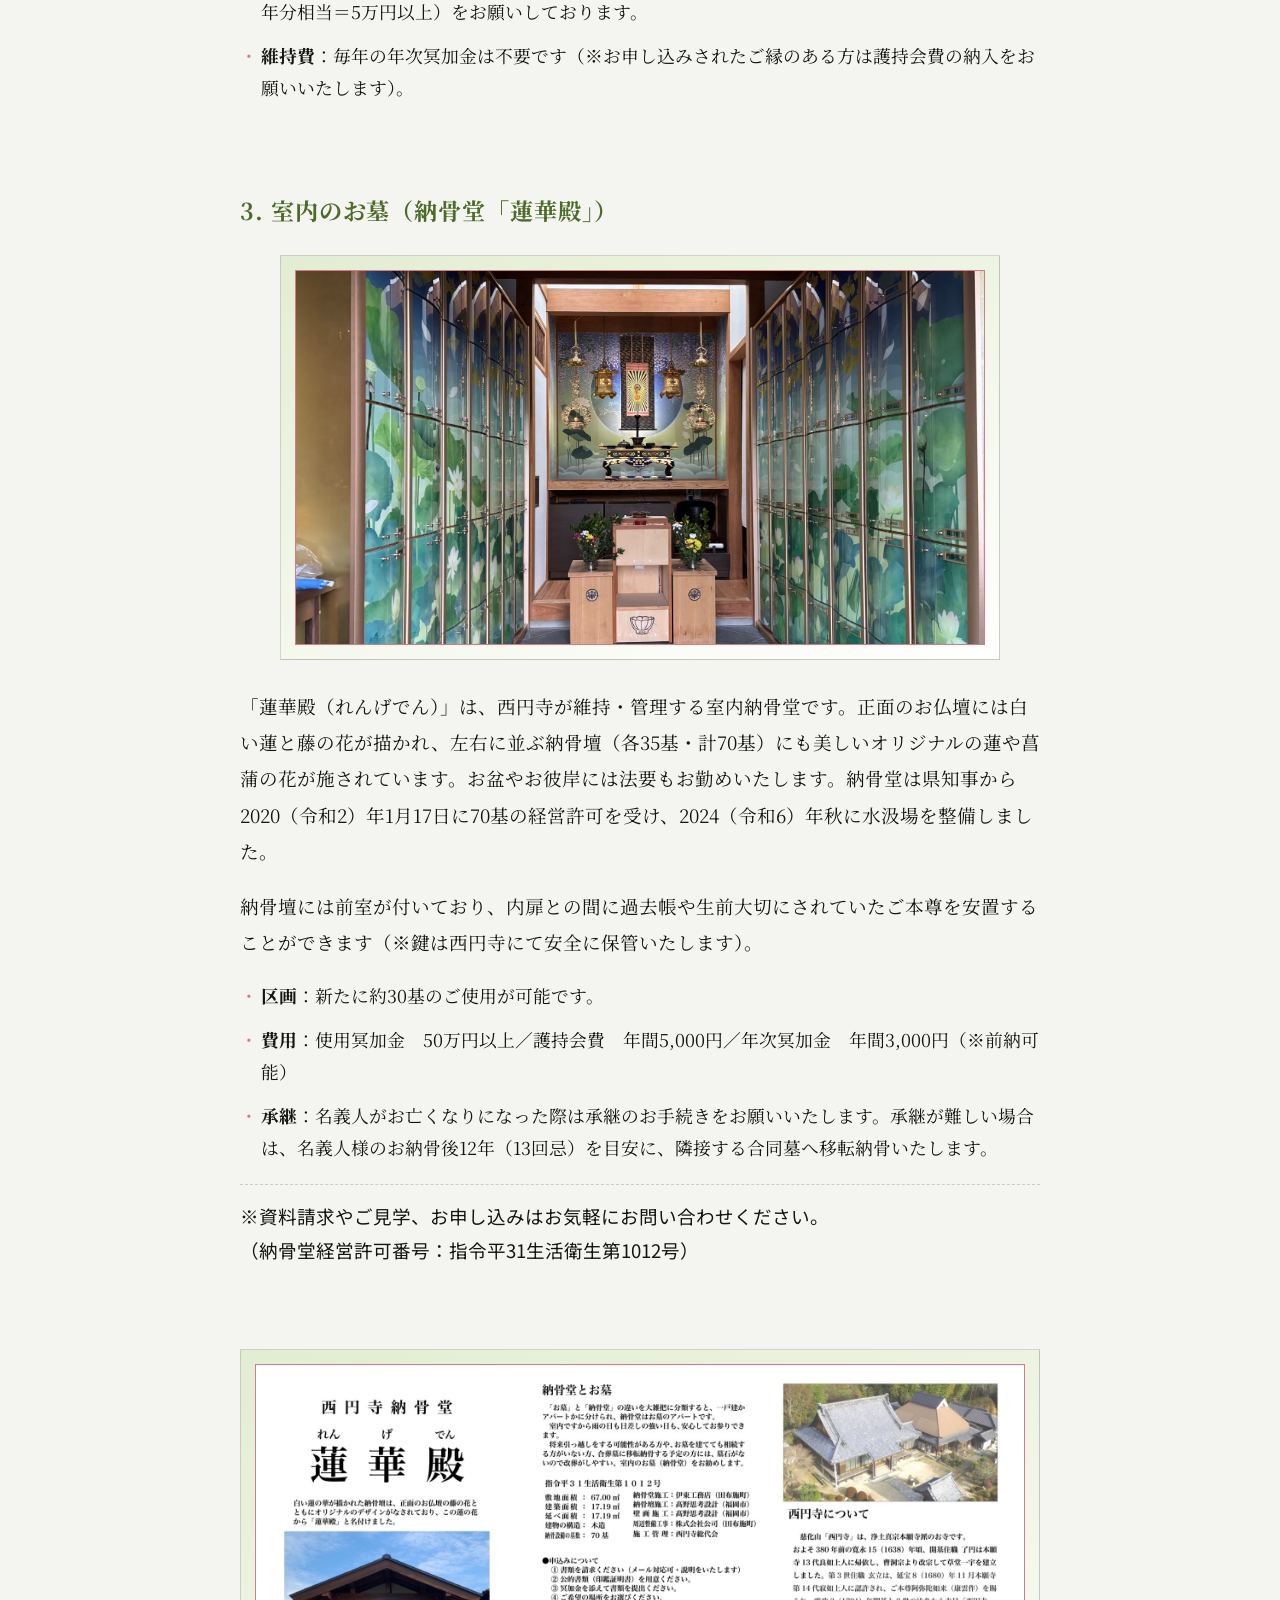
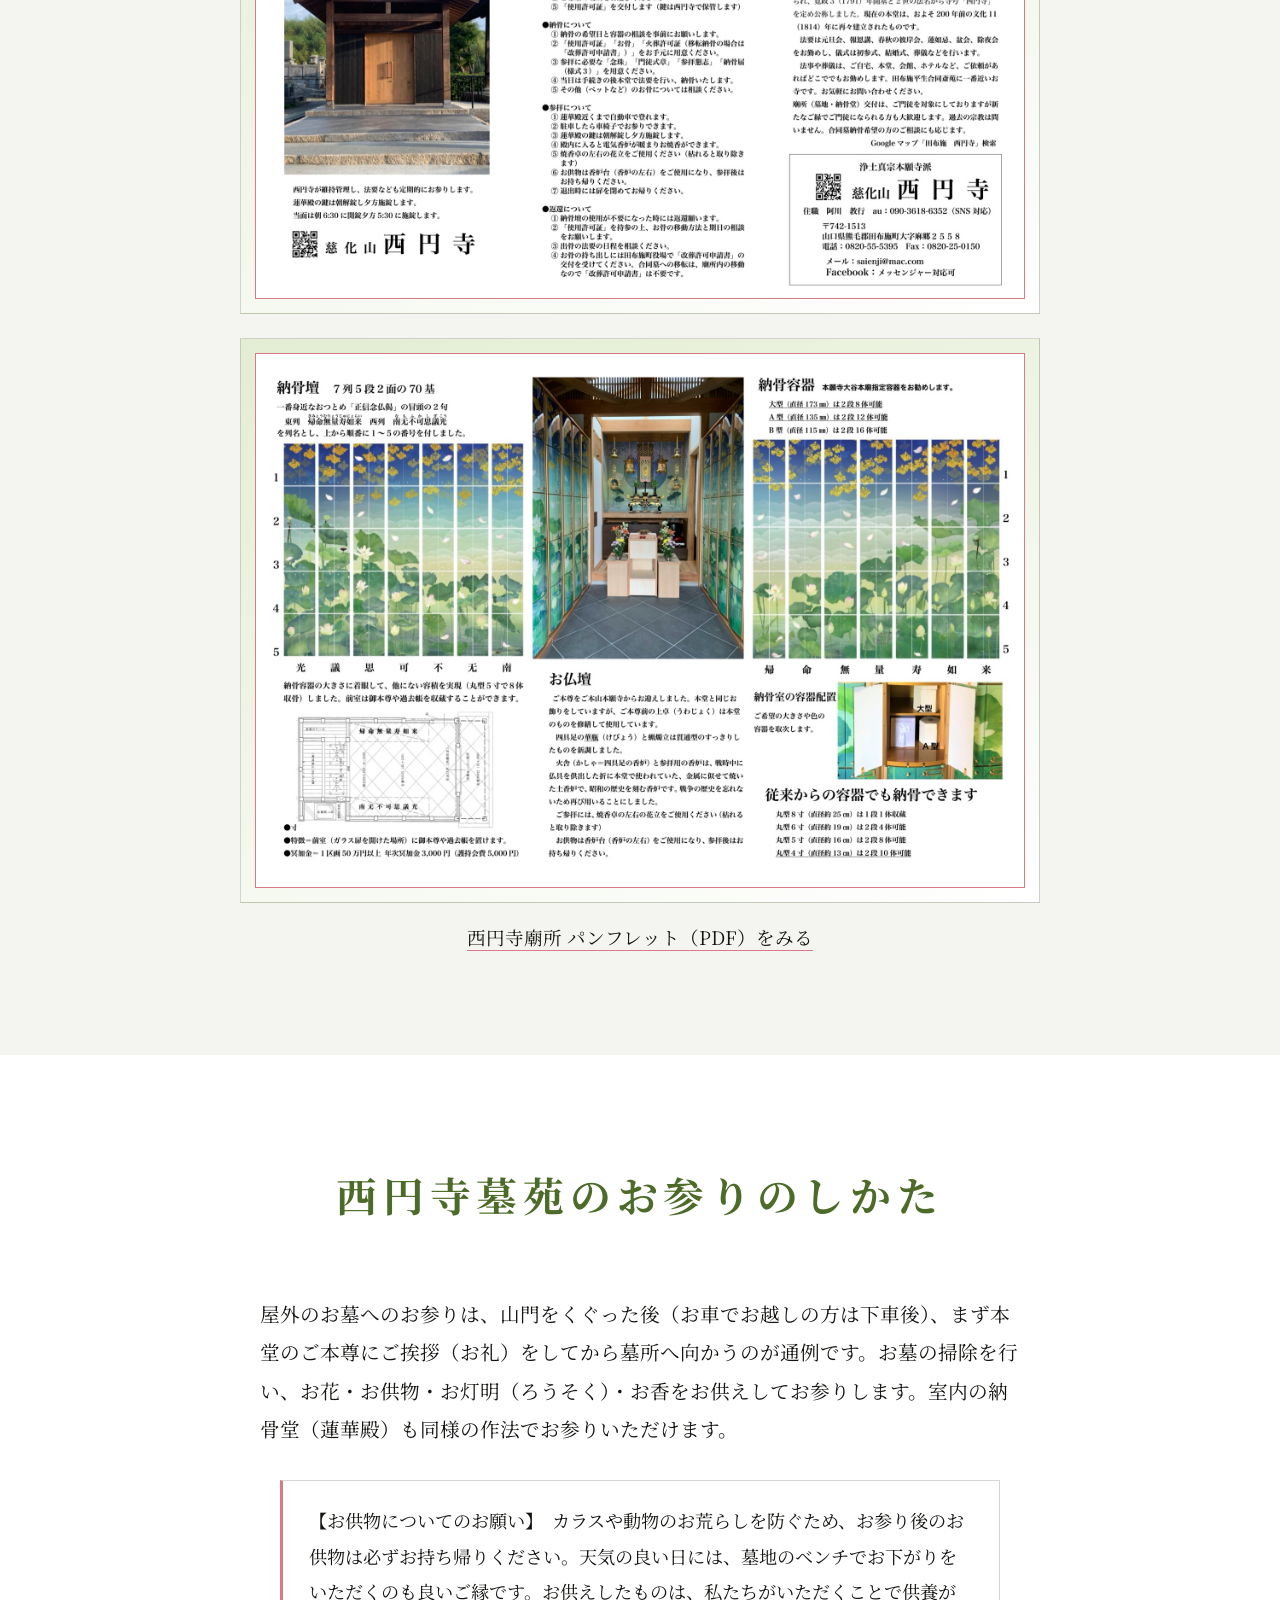
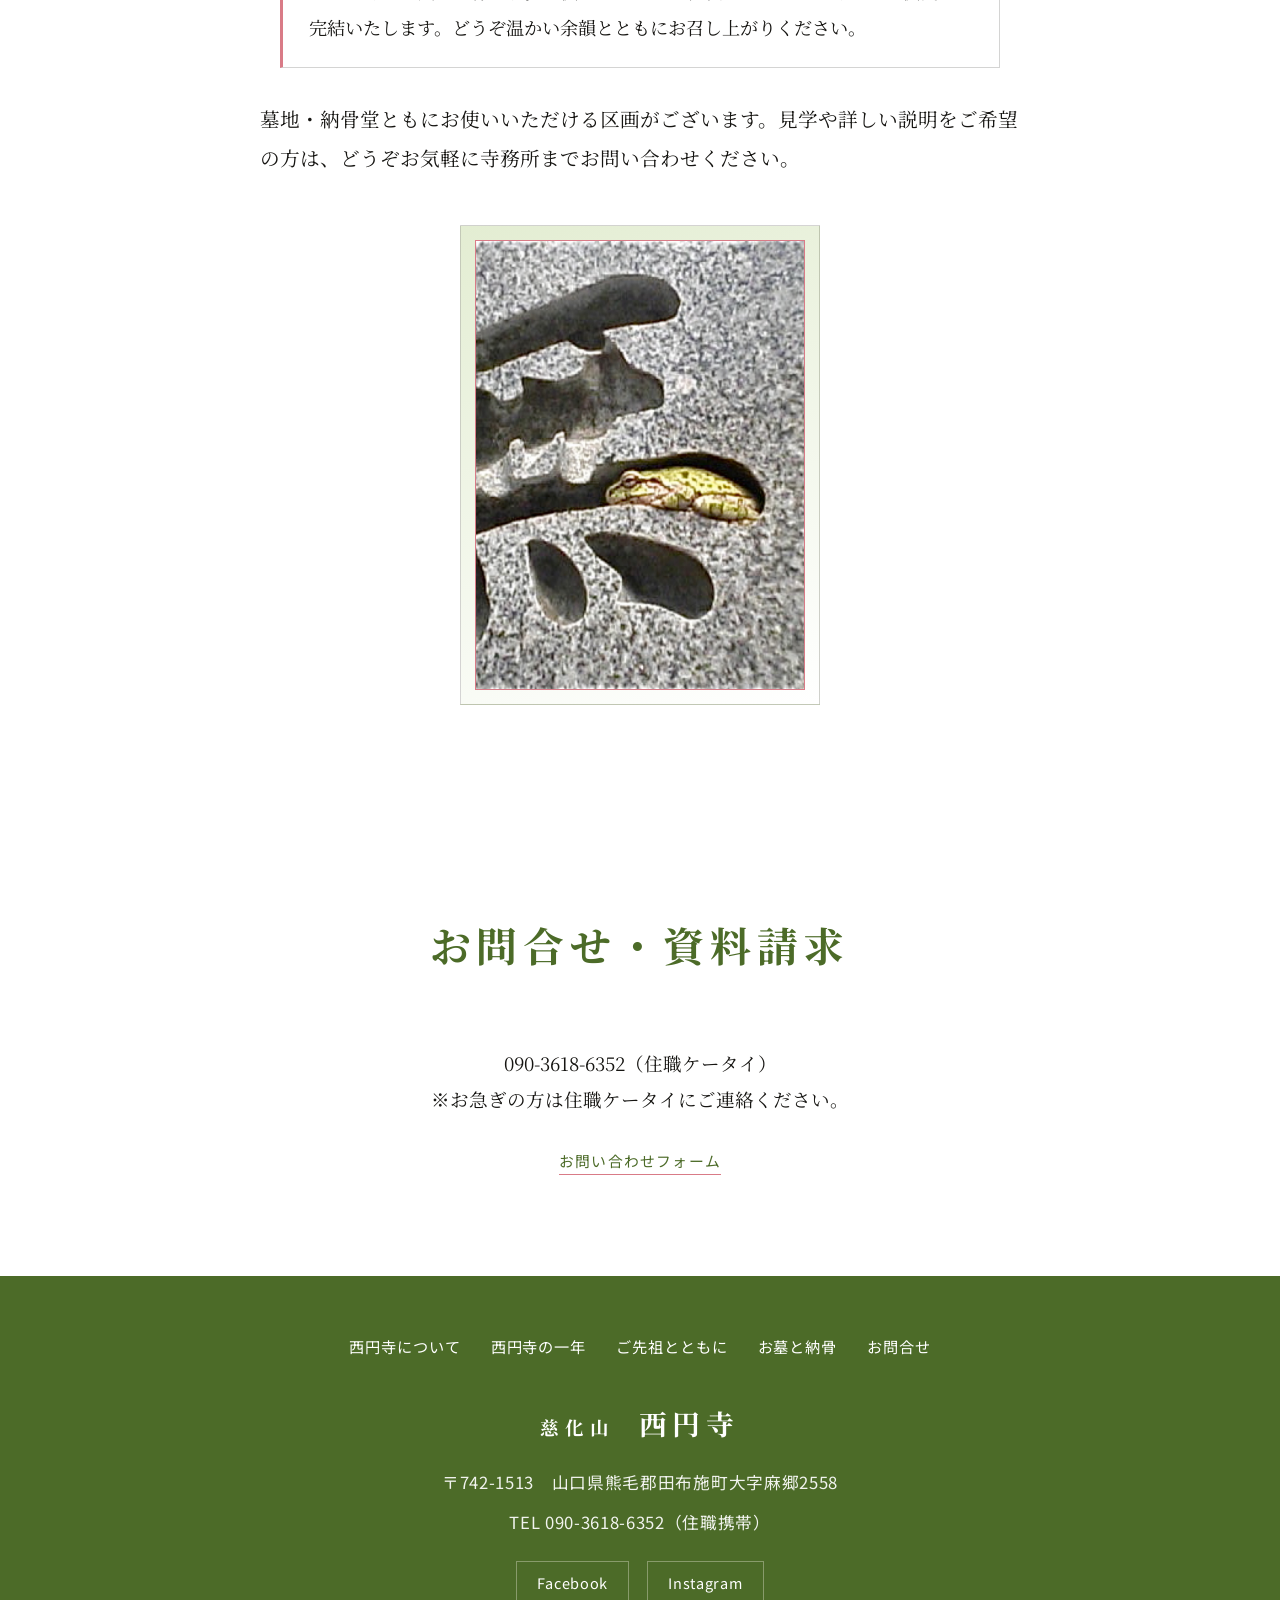
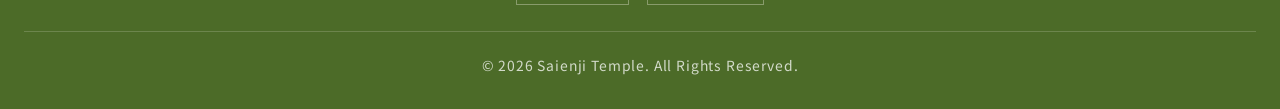
<file: nokotsu.html>
<!DOCTYPE html>
<html lang="ja">
<head>
<meta charset="UTF-8">
<meta name="viewport" content="width=device-width, initial-scale=1.0">
<title>お墓と納骨 | 慈化山 西円寺</title>
<meta name="description" content="慈化山 西円寺 西円寺廟所（お墓・合同墓・納骨堂）とお納骨についてのご案内です。">
<link rel="icon" type="image/png" href="images/favicon.png">
<link rel="apple-touch-icon" href="images/emblem-purple.png">
<link rel="stylesheet" href="style.css">
</head>
<body>

<div class="masthead">
  <div class="masthead-inner">
    <div class="mh-left">
      <img class="mh-emblem" src="images/emblem-purple.png" alt="下がり藤（西円寺 寺紋）">
      <div class="mh-name-block">
        <div class="mh-sect">浄土真宗本願寺派</div>
        <div class="mh-name"><span class="mh-gou">慈化山</span><span class="mh-ji">西円寺</span></div>
        <div class="mh-catch">これまでも　これからも　あなたとともにいつまでも</div>
      </div>
    </div>
    <div class="mh-right">
      <a class="mh-tel" href="tel:0820-55-5395">
        <img class="mh-tel-icon" src="images/phone-icon.jpg" alt="電話">
        0820-55-5395
      </a>
      <div class="mh-tagline">田舎の静かな時間の流れと共にある<br>浄土真宗本願寺派のお寺です</div>
    </div>
  </div>
</div>

<header>
  <div class="nav-inner">
    <span class="brand-mini">慈化山　西円寺</span>
    <button class="menu-btn" id="menuBtn" aria-label="メニュー">☰</button>
    <nav>
      <ul id="navList">
        <li><a href="index.html">西円寺について</a></li>
        <li><a href="nenkangyoji.html">西円寺の一年</a></li>
        <li><a href="gosenzo.html">ご先祖とともに</a></li>
        <li><a href="nokotsu.html" class="active">お墓と納骨</a></li>
        <li class="nav-cta"><a href="contact.html">お問合せ・資料請求</a></li>
      </ul>
    </nav>
  </div>
</header>

<section class="page-hero has-photo" style="--hero-img:url('images/hero-ohaka.jpg'); --hero-pos:center 35%;">
  <h1>お墓と納骨</h1>
  <p>西円寺廟所のご使用に関するご案内です。</p>
</section>

<section id="soudan">
  <div class="section-inner">
    <div class="section-head">
      <h2>お墓と納骨について</h2>
    </div>
    <div class="frame-photo" style="aspect-ratio:16/8; max-width:820px; margin:0 auto 40px;">
      <div class="inner has-photo">
        <img src="images/ohaka-1.jpg" alt="西円寺廟所" loading="lazy">
      </div>
    </div>
    <div class="yuisho-text" style="max-width:720px; margin:0 auto 32px;">
      <p>次のようなことでお悩みではありませんか。</p>
    </div>
    <div class="event-list" style="max-width:720px; margin:0 auto;">
      <div class="event-card"><span class="dot"></span><div><p>今までのお墓を引き継ぐ人がいない</p></div></div>
      <div class="event-card"><span class="dot"></span><div><p>お墓を建てるか迷っている</p></div></div>
      <div class="event-card"><span class="dot"></span><div><p>遠方に住んでいる</p></div></div>
      <div class="event-card"><span class="dot"></span><div><p>お墓を整理（墓じまい・改葬）したい</p></div></div>
      <div class="event-card"><span class="dot"></span><div><p>納骨堂を探している</p></div></div>
      <div class="event-card"><span class="dot"></span><div><p>合同墓について知りたい</p></div></div>
      <div class="event-card"><span class="dot"></span><div><p>移転納骨・承継について相談したい</p></div></div>
    </div>
    <div class="yuisho-text" style="max-width:720px; margin:24px auto 0;">
      <p>上記に限らず、ご不明な点は何でもお気軽にご相談ください。</p>
    </div>
  </div>
</section>

<section id="byosho" class="bg-soft">
  <div class="section-inner">
    <div class="section-head">
      <h2>西円寺廟所について</h2>
    </div>

    <div class="frame-photo natural" style="max-width:820px; margin:0 auto 48px;">
      <div class="inner has-photo">
        <img src="images/ohaka-ojodo.jpg" alt="お浄土でまた会おうや　「無常（むじょう）」とは、いつも違うということです。気がついたら生まれていて、濃さの違う時を生き、いつしか命終（みょうじゅう）を迎えます。「倶会一処（くえいっしょ）」とは、生きる不安や悩みを救いとるご本尊阿弥陀如来（あみだにょらい）に身を委ね、無常を生きた者すべてがまた会える世界のことです。『仏説阿弥陀経』より" loading="lazy">
      </div>
    </div>

    <div class="yuisho-text" style="max-width:760px; margin:0 auto 40px;">
      <p>西円寺には、ご事情やご希望に合わせて選べる3つのお墓のかたちがあります。</p>
      <p>①家単位のお墓（西円寺墓苑）<br>②みんなのお墓（合同墓）<br>③室内のお墓（納骨堂「蓮華殿」）</p>
      <p>西円寺廟所（びょうしょ＝寺院にあるお墓のこと）へは、通常は駐車場から徒歩でお参りいただきますが、境内に車で進入し、本堂横や墓所近く（最大3台）まで横付けすることも可能です。廟所内には休憩用ベンチや車椅子対応のスロープを設けておりますので、どなたでも安心してお参りいただけます。</p>
      <p>「お墓」と「納骨堂」の違いは、例えるなら「一戸建て」と「マンション（アパート）」のようなイメージです。納骨堂は室内施設のため、雨の日や日差しの強い日でも快適にお参りいただけます。将来引っ越しのご予定がある方、お墓を継ぐ方がいらっしゃらない方、将来的に合同墓へ移転納骨をご検討の方には、改葬がしやすい室内のお墓（納骨堂）をおすすめしております。</p>
    </div>

    <div class="compare-table-wrap">
      <table class="compare-table">
        <thead>
          <tr>
            <th></th>
            <th>西円寺墓苑</th>
            <th>合同墓</th>
            <th>納骨堂「蓮華殿」</th>
          </tr>
        </thead>
        <tbody>
          <tr>
            <th>形態</th>
            <td>屋外（個別建立）</td>
            <td>屋外（みんなのお墓）</td>
            <td>室内（ロッカー式）</td>
          </tr>
          <tr>
            <th>特徴</th>
            <td>駐車場から段差なしに参拝できる</td>
            <td>駐車場から近くベンチあり／花とお香が絶えない墓所</td>
            <td>堂内は花とお香が絶えない／雨や日差しを気にせず参拝できる／駐車場からスロープ有</td>
          </tr>
          <tr>
            <th>設置基数</th>
            <td>44基</td>
            <td>1基</td>
            <td>70基</td>
          </tr>
          <tr>
            <th>交付基数</th>
            <td>残15基</td>
            <td>どなたでも使用できます</td>
            <td>残30基</td>
          </tr>
          <tr>
            <th>使用冥加金</th>
            <td>30万円以上<br>（初めてのご縁の方は別途永代経懇志5万円以上）</td>
            <td>1体につき10万円以上<br>（初めてのご縁の方は別途永代経懇志5万円以上）</td>
            <td>50万円以上<br>（初めてのご縁の方は別途永代経懇志5万円以上）</td>
          </tr>
          <tr>
            <th>年間費用</th>
            <td>合計年間7,000円<br>（護持会費5,000円／年次冥加金2,000円）</td>
            <td>決まりありません<br>（ご懇志や永代経懇志はありがたくお受けします）</td>
            <td>合計年間8,000円<br>（護持会費5,000円／年次冥加金3,000円）</td>
          </tr>
          <tr>
            <th>承継</th>
            <td>必要<br>（承継できない時は12年後を目安に合同墓へ移転納骨）</td>
            <td>不要<br>（西円寺が永くお護りいたします）</td>
            <td>必要<br>（承継できない時は12年後を目安に合同墓へ移転納骨）</td>
          </tr>
          <tr>
            <th>こんな方におすすめ</th>
            <td>代々のお墓をしっかり残したい方</td>
            <td>後継者がいない方／費用を抑えたい方</td>
            <td>天候を気にせずお参りしたい方／将来移転の可能性がある方</td>
          </tr>
        </tbody>
      </table>
    </div>

    <div class="plan-seq">
      <div class="plan-item">
        <h4>1. 家単位のお墓（西円寺墓苑）</h4>
        <div class="frame-photo" style="aspect-ratio:16/9; max-width:720px; margin:0 auto 28px;"><div class="inner has-photo"><img src="images/ohaka-3.jpg" alt="西円寺墓苑" loading="lazy"></div></div>
        <p>西円寺墓苑は、大正時代から続く墓地に加え、1989（平成元）年に県知事より経営許可を受け、2024（令和6）年秋には水汲場も整備しております。</p>
        <ul class="plan-list">
          <li><strong>区画</strong>：現在77基の区画があり、新たに約15基のお申し込みが可能です。</li>
          <li><strong>費用</strong>：使用冥加金　30万円以上／護持会費　年間5,000円／年次冥加金　年間2,000円（※数年分の前納も可能です）</li>
          <li><strong>承継について</strong>：名義人がお亡くなりになった際は、承継（新たな名義人のお届け）をお願いしております。承継者がいないことがあらかじめ予想される場合は、代わりに年次冥加金を納められる方の指定や、墓碑撤去費のお預かりも可能です。承継できない時は、名義人納骨後12年（13回忌）を目安に、隣接する合同墓へ移転納骨いたします。</li>
        </ul>
        <p class="plan-note">※墓地のご使用、名義の承継、納骨をご希望の方は、申込書類をご請求ください。<br>（墓地経営許可番号：指令生活衛生第163号の3の15）</p>
      </div>

      <div class="plan-item">
        <h4>2. みんなのお墓（合同墓）</h4>
        <div class="frame-photo" style="aspect-ratio:16/9; max-width:720px; margin:0 auto 28px;"><div class="inner has-photo"><img src="images/ohaka-4.jpg" alt="合同墓" loading="lazy"></div></div>
        <p>お墓は亡き人を偲び、思い出を語り合う大切な場所です。西円寺の合同墓は、多くの方がお参りに訪れ、常にきれいなお花とお香が絶えない「みんなのお墓」です。2005（平成17）年に前住職が建立し、2022（令和4）年秋に現在の場所へ移設・整備いたしました。2024（令和6）年秋には水汲場も整備しております。</p>
        <p>正面に刻まれた「倶会一処（くえいっしょ）」という言葉は、『仏説阿弥陀経』にある「阿弥陀さまのもとで再び会いましょう」という意味です。いつかまた会えるその日まで、心を落ち着かせて静かに手を合わせられるやすらぎの場所となっております。お盆やお彼岸には定期的に法要もお勤めいたします。</p>
        <p>通常の個人墓は連絡が取れなくなると無縁墓となってしまいますが、合同墓は西円寺が続く限りご門徒みんなで永く護ってまいります。</p>
        <ul class="plan-list">
          <li><strong>費用</strong>：一体につき10万円以上の懇志。初めてご縁を結ばれる方は、別途永代経懇志（護持会費10年分相当＝5万円以上）をお願いしております。</li>
          <li><strong>維持費</strong>：毎年の年次冥加金は不要です（※お申し込みされたご縁のある方は護持会費の納入をお願いいたします）。</li>
        </ul>
      </div>

      <div class="plan-item">
        <h4>3. 室内のお墓（納骨堂「蓮華殿」）</h4>
        <div class="frame-photo" style="aspect-ratio:16/9; max-width:720px; margin:0 auto 28px;"><div class="inner has-photo"><img src="images/ohaka-5.jpg" alt="納骨堂「蓮華殿」" loading="lazy"></div></div>
        <p>「蓮華殿（れんげでん）」は、西円寺が維持・管理する室内納骨堂です。正面のお仏壇には白い蓮と藤の花が描かれ、左右に並ぶ納骨壇（各35基・計70基）にも美しいオリジナルの蓮や菖蒲の花が施されています。お盆やお彼岸には法要もお勤めいたします。納骨堂は県知事から2020（令和2）年1月17日に70基の経営許可を受け、2024（令和6）年秋に水汲場を整備しました。</p>
        <p>納骨壇には前室が付いており、内扉との間に過去帳や生前大切にされていたご本尊を安置することができます（※鍵は西円寺にて安全に保管いたします）。</p>
        <ul class="plan-list">
          <li><strong>区画</strong>：新たに約30基のご使用が可能です。</li>
          <li><strong>費用</strong>：使用冥加金　50万円以上／護持会費　年間5,000円／年次冥加金　年間3,000円（※前納可能）</li>
          <li><strong>承継</strong>：名義人がお亡くなりになった際は承継のお手続きをお願いいたします。承継が難しい場合は、名義人様のお納骨後12年（13回忌）を目安に、隣接する合同墓へ移転納骨いたします。</li>
        </ul>
        <p class="plan-note">※資料請求やご見学、お申し込みはお気軽にお問い合わせください。<br>（納骨堂経営許可番号：指令平31生活衛生第1012号）</p>
      </div>
    </div>

    <div style="margin-top:64px;">
    <div class="frame-photo" style="aspect-ratio:1800/1272; max-width:800px; margin:0 auto 0;">
      <div class="inner has-photo"><img src="images/ohaka-7.jpg" alt="西円寺廟所パンフレット" loading="lazy"></div>
    </div>
    <div class="frame-photo" style="aspect-ratio:1800/1272; max-width:800px; margin:24px auto 0;">
      <div class="inner has-photo"><img src="images/ohaka-8.jpg" alt="西円寺廟所パンフレット" loading="lazy"></div>
    </div>
    <p style="text-align:center; margin-top:16px;"><a href="ohaka-pamphlet.pdf" target="_blank" rel="noopener noreferrer" style="border-bottom:1px solid var(--gold);">西円寺廟所 パンフレット（PDF）をみる</a></p>
    </div>

  </div>
</section>

<section id="omairi">
  <div class="section-inner">
    <div class="section-head">
      <h2>西円寺墓苑のお参りのしかた</h2>
    </div>
    <div class="yuisho-text" style="max-width:760px; margin:0 auto;">
      <p>屋外のお墓へのお参りは、山門をくぐった後（お車でお越しの方は下車後）、まず本堂のご本尊にご挨拶（お礼）をしてから墓所へ向かうのが通例です。お墓の掃除を行い、お花・お供物・お灯明（ろうそく）・お香をお供えしてお参りします。室内の納骨堂（蓮華殿）も同様の作法でお参りいただけます。</p>
    </div>
    <div class="jiisoku" style="max-width:720px; margin:32px auto 0;">
      【お供物についてのお願い】　カラスや動物のお荒らしを防ぐため、お参り後のお供物は必ずお持ち帰りください。天気の良い日には、墓地のベンチでお下がりをいただくのも良いご縁です。お供えしたものは、私たちがいただくことで供養が完結いたします。どうぞ温かい余韻とともにお召し上がりください。
    </div>
    <div class="yuisho-text" style="max-width:760px; margin:32px auto 0;">
      <p>墓地・納骨堂ともにお使いいただける区画がございます。見学や詳しい説明をご希望の方は、どうぞお気軽に寺務所までお問い合わせください。</p>
    </div>

    <div class="frame-photo" style="aspect-ratio:3/4; max-width:360px; margin:48px auto 0;">
      <div class="inner has-photo"><img src="images/ohaka-6.jpg" alt="墓所の様子" loading="lazy"></div>
    </div>

  </div>
</section>

<section>
  <div class="section-inner" style="text-align:center;">
    <div class="section-head">
      <h2>お問合せ・資料請求</h2>
    </div>
    <p style="margin-bottom:28px;">090-3618-6352（住職ケータイ）<br>※お急ぎの方は住職ケータイにご連絡ください。</p>
    <a class="more-link" href="contact.html"><span>お問い合わせフォーム</span></a>
  </div>
</section>

<footer>
  <nav class="footer-links">
    <a href="index.html">西円寺について</a>
    <a href="nenkangyoji.html">西円寺の一年</a>
    <a href="gosenzo.html">ご先祖とともに</a>
    <a href="nokotsu.html">お墓と納骨</a>
    <a href="contact.html">お問合せ</a>
  </nav>
  <div class="foot-name"><span class="fn-small">慈化山</span>　<span class="fn-large">西円寺</span></div>
  <div class="foot-addr">〒742-1513　山口県熊毛郡田布施町大字麻郷2558</div>
  <div class="foot-tel">TEL 090-3618-6352（住職携帯）</div>
  <div class="footer-sns">
    <a href="https://www.facebook.com/jikezan.saienji/" target="_blank" rel="noopener noreferrer">Facebook</a>
    <a href="https://www.instagram.com/jikezan_saienji/" target="_blank" rel="noopener noreferrer">Instagram</a>
  </div>
  <div class="foot-copy">© 2026 Saienji Temple. All Rights Reserved.</div>
</footer>

<script>
  document.getElementById('menuBtn').addEventListener('click', function(){
    document.getElementById('navList').classList.toggle('open');
  });
</script>

</body>
</html>
</file>
<file: style.css>
@import url('https://fonts.googleapis.com/css2?family=Noto+Serif+JP:wght@400;500;700;900&family=Noto+Sans+JP:wght@300;400;500&display=swap');

:root{
  --bg-washi:#ffffff;
  --bg-washi-soft:#f4f4f1;
  --moss:#7CA23C;
  --moss-deep:#4C6B28;
  --yellowgreen:#9ec26a;
  --yellowgreen-soft:#e3edd2;
  --ink:#161512;
  --gold:#D97B87;
  --pink:#D97B87;
  --line:rgba(22,21,18,0.18);
}
/* 年配の方にも読みやすいよう、基準の文字サイズを大きめ・コントラストを高めに設定 */
*{box-sizing:border-box; margin:0; padding:0;}
html{scroll-behavior:smooth; font-size:116%;}
body{
  background:var(--bg-washi);
  color:var(--ink);
  font-family:"Noto Serif JP", serif;
  line-height:1.95;
  -webkit-font-smoothing:antialiased;
}
a{color:inherit; text-decoration:none;}
img{max-width:100%; display:block;}

.label{
  font-family:"Noto Sans JP", sans-serif;
  font-size:0.8rem;
  letter-spacing:0.24em;
  color:var(--moss);
  font-weight:500;
}

/* ===== ヘッダー（バナーナビ） ===== */
/* ===== マストヘッド（共通レイアウト：左=ロゴ・キャッチ／右=電話・タグライン） ===== */
.masthead{
  border-bottom:1px solid var(--line);
  background:var(--bg-washi);
}
.masthead-inner{
  max-width:1080px; margin:0 auto;
  display:flex; align-items:center; justify-content:space-between;
  flex-wrap:wrap; gap:20px;
  padding:24px 28px;
}
.mh-left{display:flex; align-items:center; gap:16px;}
.mh-emblem{width:92px; height:92px; flex-shrink:0; object-fit:contain;}
.mh-name-block{line-height:1.3; min-width:0;}
.mh-sect{
  font-family:"Noto Sans JP", sans-serif; font-size:0.72rem; letter-spacing:0.08em;
  color:var(--moss-deep); font-weight:500;
}
.mh-name{
  font-weight:700; color:var(--ink); margin:2px 0 6px; white-space:nowrap;
}
.mh-name .mh-gou{font-size:1.05rem; letter-spacing:0.12em; margin-right:0.5em;}
.mh-name .mh-ji{font-size:1.9rem; letter-spacing:0.2em;}
.mh-catch{
  font-family:"Noto Sans JP", sans-serif; font-size:0.74rem; letter-spacing:0.05em;
  color:var(--moss-deep);
}
.mh-right{text-align:right;}
.mh-tel{
  display:inline-flex; align-items:center; gap:8px;
  font-family:"Noto Serif JP", serif; font-size:1.3rem; font-weight:700;
  color:var(--ink); margin-bottom:6px;
}
.mh-tel-icon{width:20px; height:20px; object-fit:contain;}
.mh-tagline{
  font-family:"Noto Sans JP", sans-serif; font-size:0.8rem; letter-spacing:0.03em;
  color:var(--moss-deep); line-height:1.6;
}
@media (max-width:700px){
  .masthead-inner{flex-direction:column; align-items:flex-start; text-align:left;}
  .mh-right{text-align:left;}
  .mh-emblem{width:72px; height:72px;}
  .mh-name .mh-ji{font-size:1.6rem;}
  .mh-catch{font-size:0.7rem; letter-spacing:0.02em;}
}

header{
  position:sticky; top:0; z-index:50;
  background:rgba(245,242,231,0.94);
  backdrop-filter:blur(6px);
  border-bottom:1px solid var(--line);
}
.nav-inner{
  max-width:1080px; margin:0 auto;
  display:flex; align-items:center; justify-content:center;
  flex-wrap:wrap; row-gap:10px;
  padding:14px 28px;
  position:relative;
}
.brand-mini{
  display:none;
  font-size:0.95rem; font-weight:700; letter-spacing:0.06em; color:var(--ink);
}
@media (max-width:780px){
  .nav-inner{justify-content:space-between;}
  .brand-mini{display:block;}
}
.brand{
  font-size:1.0rem; font-weight:700; letter-spacing:0.06em;
  display:flex; align-items:center; gap:10px;
  white-space:nowrap;
}
.brand svg{width:26px; height:26px; flex-shrink:0;}
.brand .sect{
  font-family:"Noto Sans JP", sans-serif;
  font-size:0.62rem; letter-spacing:0.08em; font-weight:400;
  display:block; color:var(--moss); margin-bottom:2px;
  white-space:nowrap;
}
nav ul{list-style:none; display:flex; align-items:center; flex-wrap:wrap; row-gap:10px; gap:28px;}
nav a{
  font-family:"Noto Sans JP", sans-serif;
  font-size:0.82rem; letter-spacing:0.06em;
  position:relative; padding-bottom:4px;
  white-space:nowrap;
}
nav a::after{
  content:""; position:absolute; left:0; bottom:0; width:0; height:1px;
  background:var(--gold); transition:width .3s ease;
}
nav a:hover::after, nav a.active::after{width:100%;}
nav a.active{color:var(--moss-deep); font-weight:500;}
.menu-btn{display:none; background:none; border:none; font-size:1.4rem; color:var(--moss); cursor:pointer;}

/* ===== More ドロップダウン ===== */
.nav-more{position:relative;}
.nav-more > a::after{display:none;}
.nav-more .caret{font-size:0.65em; margin-left:4px;}
.nav-more-menu{
  position:absolute; top:100%; left:50%; transform:translateX(-50%);
  background:var(--bg-washi); border:1px solid var(--line);
  min-width:180px; padding:6px 0; margin-top:14px;
  opacity:0; visibility:hidden; transition:opacity .2s ease;
}
.nav-more:hover .nav-more-menu, .nav-more:focus-within .nav-more-menu{opacity:1; visibility:visible;}
.nav-more-menu li{list-style:none;}
.nav-more-menu a{display:block; padding:12px 20px; font-size:0.82rem;}
.nav-more-menu a::after{display:none;}
.nav-more-menu a:hover{background:var(--bg-washi-soft);}
@media (max-width:780px){
  .nav-more-menu{
    position:static; transform:none; opacity:1; visibility:visible;
    border:none; padding:0; margin:0; display:none;
  }
  .nav-more.open .nav-more-menu{display:block;}
  .nav-more-menu a{padding:14px 44px; border-top:1px solid var(--line);}
}

@media (max-width:780px){
  nav ul{
    position:absolute; top:100%; left:0; right:0;
    flex-direction:column; gap:0;
    background:var(--bg-washi);
    border-bottom:1px solid var(--line);
    max-height:0; overflow:hidden; transition:max-height .35s ease;
  }
  nav ul.open{max-height:280px;}
  nav ul li{border-top:1px solid var(--line);}
  nav ul li a{display:block; padding:16px 28px;}
  .menu-btn{display:block;}
}

/* ===== ページヘッダー（下層ページ用の簡易ヒーロー） ===== */
.page-hero{
  position:relative;
  padding:90px 24px 70px;
  text-align:center;
  overflow:hidden;
  background:
    radial-gradient(ellipse at 50% 0%, var(--yellowgreen-soft) 0%, transparent 60%),
    linear-gradient(180deg, var(--bg-washi) 0%, var(--bg-washi-soft) 100%);
}
.page-hero .label{margin-bottom:16px;}
.page-hero h1{
  font-size:clamp(1.9rem, 4.4vw, 2.7rem);
  font-weight:900; letter-spacing:0.12em; color:var(--moss-deep);
}
.page-hero p{
  margin-top:16px; font-size:1rem; letter-spacing:0.03em; color:var(--ink); max-width:480px;
  margin-left:auto; margin-right:auto;
}

/* 写真つきページヘッダー */
.page-hero.has-photo{
  padding:0; min-height:clamp(220px, 34vw, 380px);
  display:flex; flex-direction:column; align-items:center; justify-content:center;
  background-color:#222; background-size:cover; background-position:var(--hero-pos, center);
  background-image:linear-gradient(rgba(0,0,0,0.38), rgba(0,0,0,0.38)), var(--hero-img);
}
.page-hero.has-photo h1, .page-hero.has-photo p{color:#fff; text-shadow:0 1px 8px rgba(0,0,0,0.55); position:relative;}
.page-hero.has-photo p{max-width:none; padding:0 20px;}

/* ===== トップ限定ヒーロー ===== */
.hero{
  position:relative;
  min-height:82vh;
  display:flex; flex-direction:column; align-items:center; justify-content:center;
  text-align:center;
  padding:120px 24px 80px;
  overflow:hidden;
  background:
    radial-gradient(ellipse at 50% 0%, var(--yellowgreen-soft) 0%, transparent 55%),
    linear-gradient(180deg, var(--bg-washi) 0%, var(--bg-washi-soft) 100%);
}
.hero-silhouette{
  position:absolute; bottom:0; left:0; width:100%; height:auto;
  color:var(--moss); opacity:0.16;
}
.hero .label{margin-bottom:22px;}
.hero h1{
  font-size:clamp(2.1rem, 5.6vw, 3.8rem);
  font-weight:900; letter-spacing:0.12em; line-height:1.45; color:var(--moss-deep); z-index:1;
}
.hero p.sub{
  margin-top:22px; font-size:1.08rem; letter-spacing:0.04em; color:var(--ink);
  z-index:1; max-width:520px;
}
.hero-divider{margin-top:44px; width:56px; height:2px; background:var(--gold); z-index:1;}

/* ===== 共通セクション ===== */
section{padding:100px 24px;}
.section-inner{max-width:1080px; margin:0 auto;}
.section-head{text-align:center; margin-bottom:60px;}
.section-head .label{margin-bottom:14px;}
.section-head h2{
  font-size:clamp(1.6rem, 3.2vw, 2.2rem); font-weight:700; letter-spacing:0.14em; color:var(--moss-deep);
}
.section-head .en{
  display:block; margin-top:10px;
  font-family:"Noto Sans JP", sans-serif;
  font-size:0.7rem; letter-spacing:0.22em; color:var(--gold); text-transform:uppercase;
}
.bg-soft{background:var(--bg-washi-soft);}

/* ===== 由緒／ご案内 テキストブロック ===== */
.yuisho-grid{display:grid; grid-template-columns:1fr 1fr; gap:64px; align-items:start;}
.yuisho-text p{margin-bottom:1.4em; font-size:1.06rem;}
.yuisho-text p:last-child{margin-bottom:0;}
.jiisoku{
  border:1px solid var(--line); border-left:3px solid var(--gold);
  padding:22px 26px;
  background:transparent;
  font-size:0.98rem;
  line-height:1.95;
  color:var(--ink);
}
.jiisoku .cite{
  display:block; margin-top:14px;
  font-family:"Noto Sans JP", sans-serif;
  font-size:0.72rem; letter-spacing:0.1em; color:var(--gold);
}
.frame-photo{
  position:relative;
  border:1px solid var(--line);
  background:linear-gradient(160deg, var(--yellowgreen-soft), var(--bg-washi));
  aspect-ratio:3/4;
  display:flex; align-items:center; justify-content:center;
  padding:14px;
}
.frame-photo .inner{
  width:100%; height:100%;
  border:1px solid var(--gold);
  display:flex; align-items:center; justify-content:center;
  flex-direction:column; gap:10px;
  color:var(--moss);
  overflow:hidden;
}
.frame-photo .inner svg{width:38px; height:38px; opacity:0.6;}
.frame-photo .inner span{
  font-family:"Noto Sans JP", sans-serif; font-size:0.76rem; letter-spacing:0.08em; color:var(--moss);
}
.frame-photo .inner img{width:100%; height:100%; object-fit:cover; display:block;}
.frame-photo .inner.has-photo{padding:0;}
@media (max-width:780px){
  .yuisho-grid{grid-template-columns:1fr; gap:40px;}
}

/* ===== 行事リスト ===== */
.gyoji-list{display:flex; flex-direction:column;}
.gyoji-item{
  display:grid; grid-template-columns:120px 1fr 220px; gap:32px; align-items:center;
  padding:30px 0; border-top:1px solid var(--line);
}
.gyoji-list .gyoji-item:last-child{border-bottom:1px solid var(--line);}
.gyoji-month{font-family:"Noto Sans JP", sans-serif; font-size:0.85rem; letter-spacing:0.12em; color:var(--gold);}
.gyoji-name{font-size:1.1rem; font-weight:700; color:var(--moss-deep); letter-spacing:0.05em;}
.gyoji-desc{font-family:"Noto Sans JP", sans-serif; font-size:0.92rem; color:var(--ink); line-height:1.75;}
@media (max-width:780px){
  .gyoji-item{grid-template-columns:1fr; gap:8px; padding:24px 0;}
}
.gallery-strip{display:grid; grid-template-columns:repeat(4,1fr); gap:16px; margin-top:72px;}
.gallery-strip .frame-photo{aspect-ratio:1/1;}
@media (max-width:780px){
  .gallery-strip{grid-template-columns:repeat(2,1fr);}
}

/* ===== ご先祖とともに（読み物ページ） ===== */
.essay{
  max-width:720px; margin:0 auto;
}
.essay p{font-size:1.1rem; margin-bottom:1.6em; letter-spacing:0.02em;}
.essay p:last-child{margin-bottom:0;}
.essay .drop{
  font-size:1.4em; color:var(--moss-deep); font-weight:700;
}
.bell-divider{
  width:100%; display:flex; align-items:center; justify-content:center; gap:16px;
  margin:56px 0; color:var(--gold); opacity:0.7;
}
.bell-divider::before, .bell-divider::after{content:""; flex:1; height:1px; background:var(--line);}

/* ===== アクセス ===== */
.access-grid{display:grid; grid-template-columns:1fr 1fr; gap:64px;}
.access-info dl{display:flex; flex-direction:column; gap:22px;}
.dl-divider{border-top:1px solid var(--line); margin:2px 0;}
.access-info dt{
  font-family:"Noto Sans JP", sans-serif; font-size:0.72rem; letter-spacing:0.16em; color:var(--gold); margin-bottom:6px;
}
.access-info dd{font-size:1.05rem;}
.map-box{border:1px solid var(--line); aspect-ratio:4/3; overflow:hidden;}
.map-box iframe{width:100%; height:100%; border:0; filter:grayscale(0.15) sepia(0.08);}
@media (max-width:780px){
  .access-grid{grid-template-columns:1fr; gap:40px;}
}

/* ===== 西円寺の一年（月別タイムライン） ===== */
.month-strip{
  display:flex; gap:18px; overflow-x:auto; padding:8px 4px 24px;
  scroll-snap-type:x proximity;
}
.month-strip::-webkit-scrollbar{height:6px;}
.month-strip::-webkit-scrollbar-thumb{background:var(--yellowgreen-soft); border-radius:3px;}
.month-card{
  flex:0 0 auto; width:180px;
  scroll-snap-align:start;
  border:1px solid var(--line);
  background:var(--bg-washi);
  padding:24px 20px;
  display:flex; flex-direction:column; gap:10px;
}
.month-card .m{
  font-family:"Noto Sans JP", sans-serif;
  font-size:0.7rem; letter-spacing:0.16em; color:var(--gold);
}
.month-card .name{
  font-size:1.05rem; font-weight:700; color:var(--moss-deep); letter-spacing:0.04em;
}
.month-card .date{
  font-family:"Noto Sans JP", sans-serif;
  font-size:0.76rem; color:var(--ink); opacity:0.65; line-height:1.6;
}

/* ===== 法要行事カテゴリ ===== */
.category-block + .category-block{margin-top:88px;}
.category-head{
  display:flex; align-items:baseline; gap:14px;
  margin-bottom:34px; padding-bottom:14px;
  border-bottom:1px solid var(--line);
}
.category-head .num{
  font-family:"Noto Sans JP", sans-serif; font-size:0.72rem; letter-spacing:0.12em; color:var(--gold);
}
.category-head h3{
  font-size:1.3rem; font-weight:700; letter-spacing:0.08em; color:var(--moss-deep);
}
.event-list{display:flex; flex-direction:column;}
.event-card{
  display:grid; grid-template-columns:26px 1fr; gap:18px;
  padding:26px 0; border-top:1px solid var(--line);
}
.event-card.with-thumb{grid-template-columns:26px 1fr 200px;}
.event-thumb{
  width:200px; height:200px; align-self:start;
  border:1px solid var(--line);
  background:var(--bg-washi-soft);
  display:flex; align-items:center; justify-content:center;
  color:var(--moss);
  overflow:hidden;
}
.event-thumb svg{width:40px; height:40px; opacity:0.55;}
.event-thumb img{width:100%; height:100%; object-fit:cover; display:block;}
@media (max-width:700px){
  .event-card.with-thumb{grid-template-columns:26px 1fr; }
  .event-thumb{grid-column:2; width:100%; height:220px; margin-top:10px;}
}
.event-list .event-card:last-child{border-bottom:1px solid var(--line);}
.event-card .dot{
  width:8px; height:8px; border-radius:50%; background:var(--yellowgreen);
  margin-top:10px;
}
.event-card h4{
  font-size:1.02rem; font-weight:700; color:var(--moss-deep); letter-spacing:0.03em; margin-bottom:6px;
}
.event-card .when{
  font-family:"Noto Sans JP", sans-serif; font-size:0.76rem; color:var(--gold); letter-spacing:0.06em; margin-bottom:8px; display:block;
}
.event-card p{font-size:1rem; color:var(--ink); max-width:640px;}
.event-meta{display:flex; flex-direction:column; gap:4px; margin-bottom:12px;}
.event-meta div{display:flex; gap:10px; align-items:baseline;}
.event-meta dt{
  font-family:"Noto Sans JP", sans-serif; font-size:0.78rem; font-weight:700;
  color:var(--gold); flex-shrink:0; width:3.2em;
}
.event-meta dd{font-family:"Noto Sans JP", sans-serif; font-size:0.92rem; color:var(--ink);}
h4[id], h4.jump-target{scroll-margin-top:140px;}
.event-card .links{display:flex; flex-wrap:wrap; gap:14px; margin-top:10px;}
.event-card .links a{
  font-family:"Noto Sans JP", sans-serif; font-size:0.85rem; color:var(--moss-deep);
  border-bottom:1px solid var(--gold); padding-bottom:2px;
}

.tag-row{display:flex; flex-wrap:wrap; gap:10px 14px; margin-top:6px;}
.tag-row span{
  font-family:"Noto Sans JP", sans-serif; font-size:0.78rem;
  padding:6px 14px; border:1px solid var(--line); color:var(--moss-deep);
}

/* ===== 年間法要行事（縦書きカレンダー） ===== */
.nenkanhouyou{
  position:relative;
  background:var(--bg-washi-soft);
  border:1px solid var(--line);
  padding:56px 30px 40px;
  overflow-x:auto;
}
.nenkanhouyou-icon{position:absolute; top:22px; right:30px; width:44px; height:auto; color:var(--moss);}
.nenkanhouyou-scroll{
  display:flex; flex-direction:row-reverse; flex-wrap:wrap; align-items:flex-start;
  justify-content:flex-end; gap:28px 22px; padding-top:10px;
}
.v-title{
  writing-mode:vertical-rl; font-size:1.35rem; font-weight:900; letter-spacing:0.4em;
  color:var(--moss-deep); padding-left:26px; border-left:1px solid var(--line); align-self:stretch;
}
.v-group{writing-mode:vertical-rl;}
.v-month{font-size:1.15rem; font-weight:700; letter-spacing:0.25em; color:var(--moss-deep);}
.v-month-blank{visibility:hidden;}
.v-name{font-size:1rem; font-weight:700; letter-spacing:0.14em; color:var(--ink);}
.v-name{color:var(--moss-deep); transition:color .2s, background-color .2s;}
.v-name:hover{color:#fff; background-color:var(--pink);}
.v-line{writing-mode:vertical-rl; font-family:"Noto Sans JP", sans-serif; font-size:0.82rem; letter-spacing:0.04em; color:var(--ink);}
@media (max-width:780px){
  .nenkanhouyou{padding:56px 18px 30px;}
  .nenkanhouyou-scroll{gap:24px;}
}

/* ===== フッター ===== */
footer{background:var(--moss-deep); color:var(--bg-washi); padding:56px 24px 30px; text-align:center;}
.footer-links{
  display:flex; flex-wrap:wrap; justify-content:center; gap:12px 30px;
  margin-bottom:30px; font-family:"Noto Sans JP", sans-serif; font-size:0.85rem; letter-spacing:0.05em;
}
.footer-links a{padding-bottom:3px; border-bottom:1px solid transparent;}
.footer-links a:hover{border-color:var(--pink);}
.foot-name{
  font-weight:700; letter-spacing:0.3em; margin-bottom:16px;
}
.foot-name .fn-small{font-size:1.0rem;}
.foot-name .fn-large{font-size:1.5rem;}
.foot-addr, .foot-tel{
  font-family:"Noto Sans JP", sans-serif; font-size:0.9rem; letter-spacing:0.04em;
  margin-bottom:8px; opacity:0.92;
}
.footer-sns{display:flex; justify-content:center; gap:18px; margin:22px 0 26px;}
.footer-sns a{
  font-family:"Noto Sans JP", sans-serif; font-size:0.78rem; letter-spacing:0.05em;
  border:1px solid rgba(245,242,231,0.35); padding:7px 20px;
}
.footer-sns a:hover{border-color:var(--pink);}
.foot-copy{
  font-family:"Noto Sans JP", sans-serif; font-size:0.75rem; letter-spacing:0.06em; opacity:0.75;
  border-top:1px solid rgba(245,242,231,0.25); padding-top:20px;
}

/* ===== ヒーロー キャッチコピー ===== */
.hero .catch{
  font-family:"Noto Sans JP", sans-serif; font-size:0.82rem; letter-spacing:0.14em;
  color:var(--gold); margin-bottom:18px; line-height:1.9; z-index:1;
}
.hero .tel{
  font-family:"Noto Sans JP", sans-serif; font-size:1.2rem; font-weight:500; letter-spacing:0.06em;
  color:var(--moss-deep); margin-bottom:18px; z-index:1; border-bottom:1px solid var(--gold); padding-bottom:4px;
}

/* ===== ナビ CTAボタン ===== */
.nav-cta a{
  background:var(--moss); color:var(--bg-washi) !important;
  padding:9px 20px; letter-spacing:0.06em; white-space:nowrap; display:inline-block;
}
.nav-cta a::after{display:none;}
.nav-cta a:hover{background:var(--moss-deep);}
@media (max-width:780px){
  .nav-cta a{display:inline-block; margin:14px 28px; text-align:center;}
}

/* ===== LINE案内 ===== */
.line-box{
  display:grid; grid-template-columns:180px 1fr; gap:36px; align-items:center;
  border:1px solid var(--line); background:var(--bg-washi); padding:36px;
}
.line-box .frame-photo{aspect-ratio:1/1;}
.line-box p{font-size:1rem; margin-bottom:1em; color:var(--ink);}
.line-box p:last-child{margin-bottom:0;}
@media (max-width:780px){
  .line-box{grid-template-columns:1fr; text-align:center; padding:28px;}
  .line-box .frame-photo{max-width:180px; margin:0 auto;}
}
.line-inline{display:flex; align-items:flex-start; gap:24px;}
.line-qr{width:120px; height:120px; flex-shrink:0;}
.line-inline p{font-size:1rem; color:var(--ink); flex:1;}
@media (max-width:600px){
  .line-inline{flex-direction:column; align-items:center; text-align:center;}
}

/* ===== リンクカード(配信・外部案内など) ===== */
.link-cards{display:grid; grid-template-columns:1fr 1fr; gap:24px;}
.link-card{
  display:block; border:1px solid var(--line); padding:30px; background:var(--bg-washi);
  transition:border-color .25s ease;
}
.link-card:hover{border-color:var(--gold);}
.link-card h4{font-size:1.05rem; font-weight:700; color:var(--moss-deep); margin-bottom:10px; letter-spacing:0.03em;}
.link-card p{font-size:0.95rem; color:var(--ink); margin-bottom:14px;}
.link-card .arrow{font-family:"Noto Sans JP", sans-serif; font-size:0.75rem; color:var(--gold); letter-spacing:0.06em;}
@media (max-width:780px){ .link-cards{grid-template-columns:1fr;} }

/* ===== 引用ブロック(教え) ===== */
.quote-block{
  border:1px solid var(--line); border-left:3px solid var(--gold); padding:24px 30px; background:transparent;
  font-size:0.98rem; line-height:1.9; max-width:660px; margin:0 auto; color:var(--ink);
}
.quote-block .cite{
  display:block; margin-top:16px; font-family:"Noto Sans JP", sans-serif;
  font-size:0.72rem; letter-spacing:0.1em; color:var(--gold);
}
.more-link{
  display:block; text-align:center; margin-top:30px;
  font-family:"Noto Sans JP", sans-serif; font-size:0.8rem; letter-spacing:0.08em;
  color:var(--moss-deep);
}
.more-link span{border-bottom:1px solid var(--gold); padding-bottom:3px;}

/* ===== 沿革(西円寺の歴史) ===== */
.history-list{display:flex; flex-direction:column;}
.history-item{
  display:grid; grid-template-columns:130px 1fr; gap:28px;
  padding:26px 0; border-top:1px solid var(--line);
}
.history-list .history-item:last-child{border-bottom:1px solid var(--line);}
.history-item .yr{
  font-family:"Noto Sans JP", sans-serif; font-size:0.8rem; letter-spacing:0.06em; color:var(--gold);
}
.history-item p{font-size:1rem; color:var(--ink);}
@media (max-width:780px){ .history-item{grid-template-columns:1fr; gap:8px;} }

/* ===== 供養プラン(お墓・合同墓・納骨堂) ===== */
.plan-grid{display:grid; grid-template-columns:repeat(3,1fr); gap:28px;}
.plan-card{
  border:1px solid var(--line); background:var(--bg-washi); padding:34px 26px;
  display:flex; flex-direction:column; gap:16px;
}
.plan-card .num{font-family:"Noto Sans JP", sans-serif; font-size:0.72rem; letter-spacing:0.12em; color:var(--gold);}
.plan-card h4{font-size:1.12rem; font-weight:700; color:var(--moss-deep); letter-spacing:0.03em;}
.plan-card .price{
  font-family:"Noto Sans JP", sans-serif; font-size:0.88rem; color:var(--gold);
  border-top:1px solid var(--line); border-bottom:1px solid var(--line); padding:12px 0; line-height:1.8;
}
.plan-card p{font-size:0.96rem; color:var(--ink);}
.plan-card ul{font-size:0.92rem; color:var(--ink); padding-left:1.1em; display:flex; flex-direction:column; gap:5px;}
.plan-card .plus{
  font-family:"Noto Sans JP", sans-serif; font-size:0.86rem; color:var(--moss-deep);
  border-top:1px dashed var(--line); padding-top:10px; margin-top:-4px;
}
@media (max-width:900px){ .plan-grid{grid-template-columns:1fr;} }

/* ===== お墓の詳細(縦並び) ===== */
.plan-seq{display:flex; flex-direction:column; gap:64px; max-width:800px; margin:0 auto;}
.plan-item h4{font-size:1.25rem; font-weight:700; color:var(--moss-deep); letter-spacing:0.04em; margin-bottom:22px;}
.plan-item p{font-size:1rem; color:var(--ink); margin-bottom:1em;}
.plan-list{list-style:none; display:flex; flex-direction:column; gap:12px; margin:20px 0;}
.plan-list li{font-size:0.96rem; color:var(--ink); line-height:1.8; padding-left:1.2em; position:relative;}
.plan-list li::before{content:"・"; position:absolute; left:0; color:var(--gold);}
.plan-note{
  font-family:"Noto Sans JP", sans-serif; font-size:0.85rem; color:var(--moss-deep);
  border-top:1px dashed var(--line); padding-top:14px; margin-top:10px; line-height:1.8;
}

/* ===== 比較表 ===== */
.compare-table-wrap{overflow-x:auto; margin-top:20px;}
.compare-table{
  width:100%; border-collapse:collapse; min-width:640px;
  font-family:"Noto Sans JP", sans-serif; font-size:0.88rem;
}
.compare-table th, .compare-table td{
  border:1px solid var(--line); padding:14px 16px; text-align:left; vertical-align:top;
  line-height:1.7;
}
.compare-table thead th{
  background:var(--moss-deep); color:var(--bg-washi); font-weight:500;
  text-align:center; letter-spacing:0.04em;
}
.compare-table tbody th{
  background:var(--bg-washi-soft); color:var(--moss-deep); font-weight:700;
  white-space:nowrap;
}

/* ===== 手順リスト ===== */
.step-list{counter-reset:step; display:flex; flex-direction:column; gap:22px; max-width:700px; margin:0 auto;}
.step-list > li{
  list-style:none; position:relative; padding-left:46px; font-size:1rem; color:var(--ink); line-height:1.85;
}
.step-list > li::before{
  counter-increment:step; content:counter(step);
  position:absolute; left:0; top:-2px;
  width:28px; height:28px; border:1px solid var(--gold); border-radius:50%;
  display:flex; align-items:center; justify-content:center;
  font-family:"Noto Sans JP", sans-serif; font-size:0.78rem; color:var(--gold);
}
.sub-list{list-style:none; margin-top:12px; display:flex; flex-direction:column; gap:12px;}
.sub-list li{font-size:0.95rem; color:var(--ink); line-height:1.8;}

/* ===== リード引用(廟所) ===== */
.lead-quote{text-align:center; max-width:660px; margin:0 auto 60px; font-size:1.1rem; line-height:2.1;}
.lead-quote .cite{
  display:block; margin-top:22px; font-family:"Noto Sans JP", sans-serif;
  font-size:0.74rem; letter-spacing:0.1em; color:var(--gold);
}

/* ===== 縦書き引用(廟所) ===== */
.vertical-quote-wrap{
  display:flex; flex-direction:row-reverse; align-items:flex-end; justify-content:center; gap:20px;
  border:1px solid var(--line); background:var(--bg-washi);
  padding:36px 24px; margin-bottom:48px; overflow-x:auto;
}
.vertical-quote{
  writing-mode:vertical-rl; text-orientation:mixed;
  font-size:1.1rem; line-height:2.3; letter-spacing:0.06em;
  color:var(--ink); max-height:420px;
}
.vertical-quote-cite{
  writing-mode:vertical-rl;
  font-family:"Noto Sans JP", sans-serif;
  font-size:0.74rem; letter-spacing:0.1em; color:var(--gold);
}
@media (max-width:600px){
  .vertical-quote{font-size:0.95rem; max-height:340px;}
}

/* ===== お問合せフォーム ===== */
.contact-form{max-width:700px; margin:0 auto; display:flex; flex-direction:column; gap:30px;}
.form-group label{
  display:block; font-family:"Noto Sans JP", sans-serif; font-size:0.8rem;
  letter-spacing:0.06em; color:var(--moss-deep); margin-bottom:10px;
}
.form-group input[type=text],
.form-group input[type=tel],
.form-group input[type=email],
.form-group textarea{
  width:100%; border:1px solid var(--line); background:var(--bg-washi); padding:12px 14px;
  font-family:"Noto Sans JP", sans-serif; font-size:0.9rem; color:var(--ink);
}
.form-group textarea{min-height:140px; resize:vertical;}
.check-grid{display:grid; grid-template-columns:1fr 1fr; gap:12px 20px;}
.simple-list{list-style:none; display:flex; flex-direction:column; gap:12px;}
.simple-list li{
  font-size:0.98rem; color:var(--ink); padding-left:1.3em; position:relative;
}
.simple-list li::before{content:"■"; position:absolute; left:0; color:var(--moss); font-size:0.7em; top:0.3em;}
.check-grid label{
  display:flex; align-items:flex-start; gap:8px; font-family:"Noto Sans JP", sans-serif;
  font-size:0.85rem; color:var(--ink); opacity:0.9;
}
.check-grid input{margin-top:4px;}
.consent{display:flex; align-items:flex-start; gap:10px; font-family:"Noto Sans JP", sans-serif; font-size:0.85rem;}
.consent a{color:var(--moss-deep); border-bottom:1px solid var(--gold);}
.submit-btn{
  align-self:center; background:var(--moss); color:var(--bg-washi); border:none;
  padding:15px 52px; font-family:"Noto Sans JP", sans-serif; font-size:0.9rem; letter-spacing:0.12em;
  cursor:pointer; transition:background .25s ease;
}
.submit-btn:hover{background:var(--moss-deep);}
.form-thanks{display:none; text-align:center; padding:60px 24px; font-size:1.02rem; color:var(--moss-deep);}
.form-thanks.show{display:block;}
.contact-form.hide{display:none;}
@media (max-width:780px){ .check-grid{grid-template-columns:1fr;} }

/* ===== 年間日程テーブル ===== */
.table-scroll{overflow-x:auto;}
.schedule-table{width:100%; border-collapse:collapse; margin-top:18px; font-size:0.86rem; min-width:520px;}
.schedule-table th, .schedule-table td{
  border-top:1px solid var(--line); padding:14px 12px; text-align:left; vertical-align:top;
}
.schedule-table th{
  font-family:"Noto Sans JP", sans-serif; font-size:0.72rem; letter-spacing:0.06em; color:var(--gold); font-weight:500;
}
.schedule-table tbody tr:last-child td{border-bottom:1px solid var(--line);}

/* ===== プライバシーポリシー本文 ===== */
.policy{max-width:760px; margin:0 auto;}
.policy h3{
  font-size:1.05rem; font-weight:700; color:var(--moss-deep); letter-spacing:0.04em;
  margin:2.4em 0 0.8em;
}
.policy h3:first-child{margin-top:0;}
.policy p{font-size:1rem; margin-bottom:1.2em; color:var(--ink);}
.policy ul{font-size:1rem; color:var(--ink); padding-left:1.4em; margin-bottom:1.2em; display:flex; flex-direction:column; gap:6px;}

/* ===== 追加 (20261024) ===== */
.sns-buttons{display:flex; flex-wrap:wrap; gap:12px;}
.sns-buttons a{
  font-family:"Noto Sans JP", sans-serif; font-size:0.85rem; letter-spacing:0.05em;
  border:1px solid var(--moss-deep); color:var(--moss-deep); padding:7px 22px;
}
.sns-buttons a:hover{background:var(--moss-deep); color:#fff;}
.text-link{border-bottom:1px solid var(--gold);}
.sub-head{font-size:1.3rem; font-weight:700; letter-spacing:0.08em; color:var(--moss-deep);}
.link-lines{display:flex; flex-direction:column; gap:10px; align-items:center; margin:36px 0 0; font-size:1.05rem;}
.link-lines a{border-bottom:1px solid var(--gold); padding-bottom:2px; color:var(--moss-deep);}
.photo-fit{display:block; width:100%; height:auto;}
.frame-photo.natural{aspect-ratio:auto; display:block; padding:14px;}
.frame-photo.natural .inner{height:auto; display:block;}
.frame-photo.natural .inner img{height:auto; object-fit:contain;}
.frame-photo.same-h{aspect-ratio:auto; width:fit-content; max-width:100%; padding:10px;}
.frame-photo.same-h .inner{height:auto;}
.frame-photo.same-h .inner img{width:auto; height:220px; max-width:100%; object-fit:cover;}
.photo-caption{
  font-family:"Noto Sans JP", sans-serif; font-size:0.74rem; line-height:1.7; color:var(--moss-deep);
  max-width:720px; margin:10px auto 0; text-align:left;
}
.sub-list.dotted li{padding-left:1.1em; position:relative;}
.sub-list.dotted li::before{content:"・"; position:absolute; left:0; color:var(--gold);}
</file>
